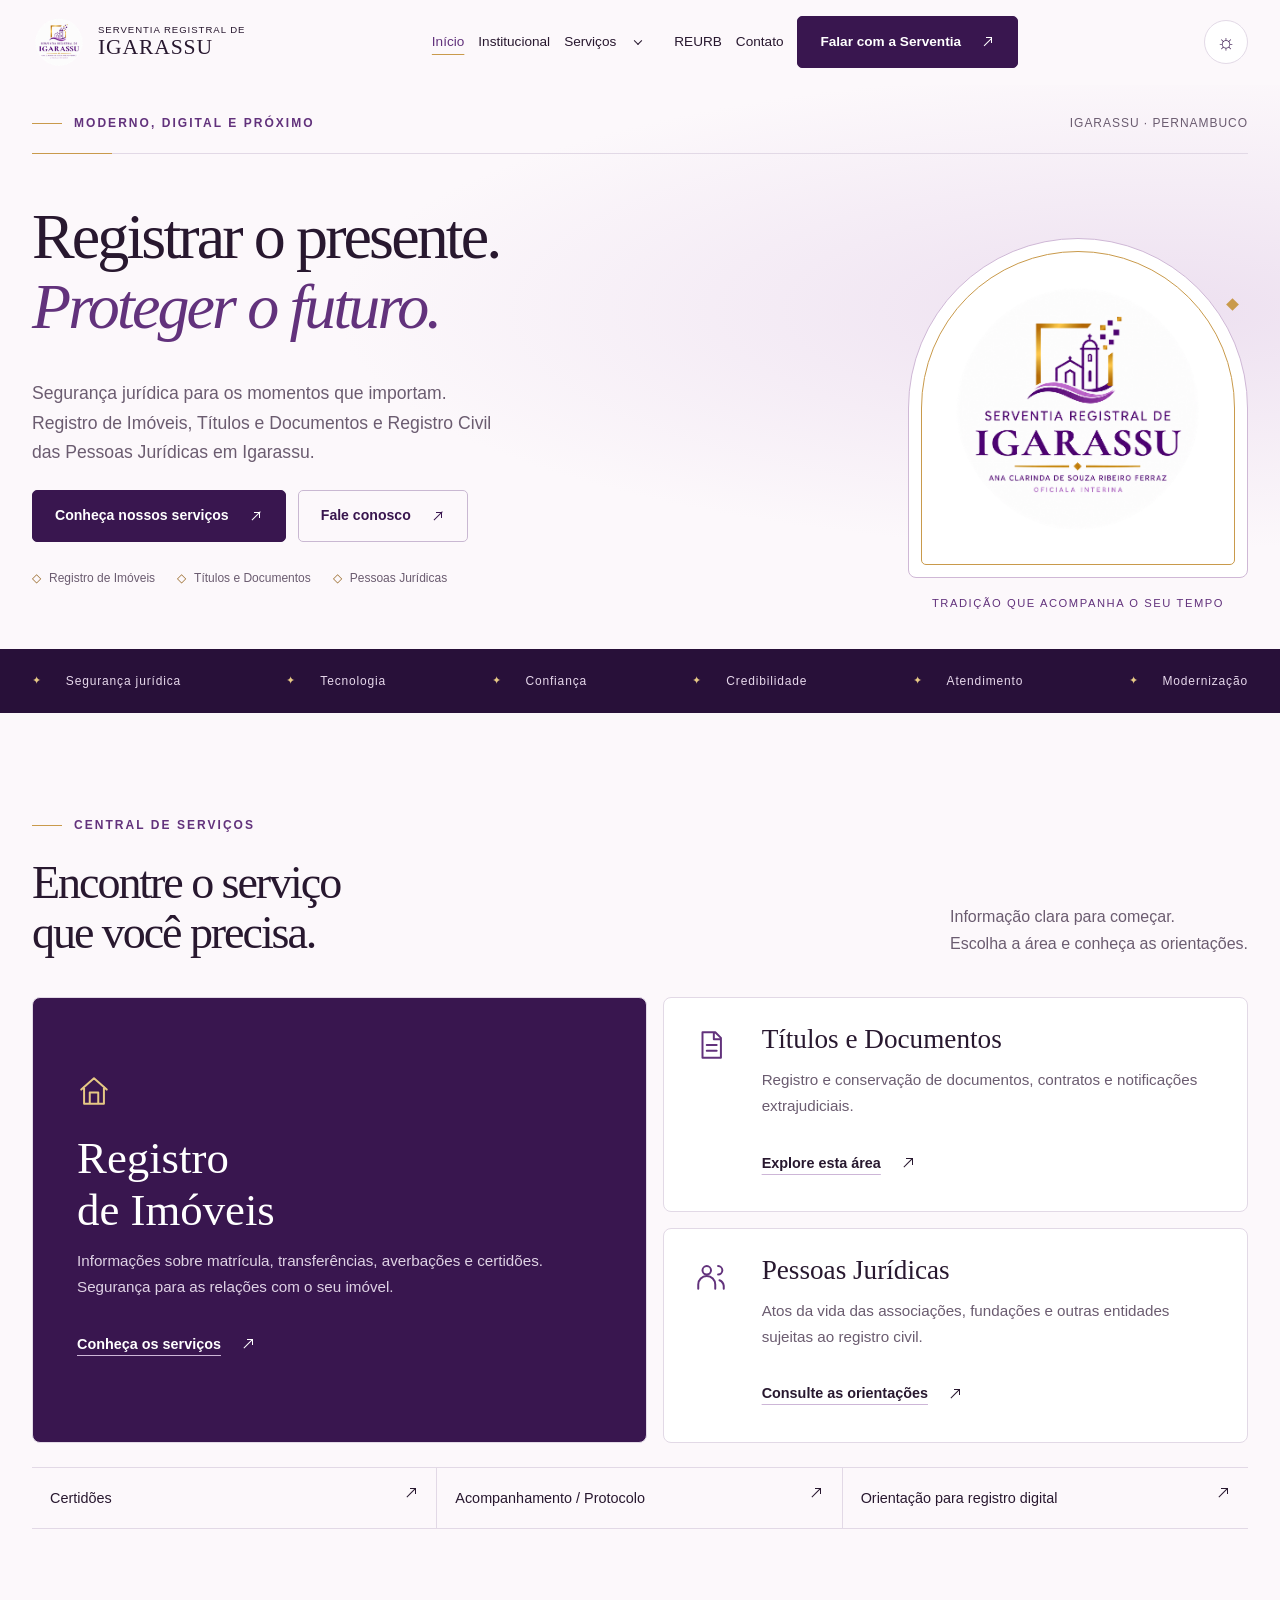
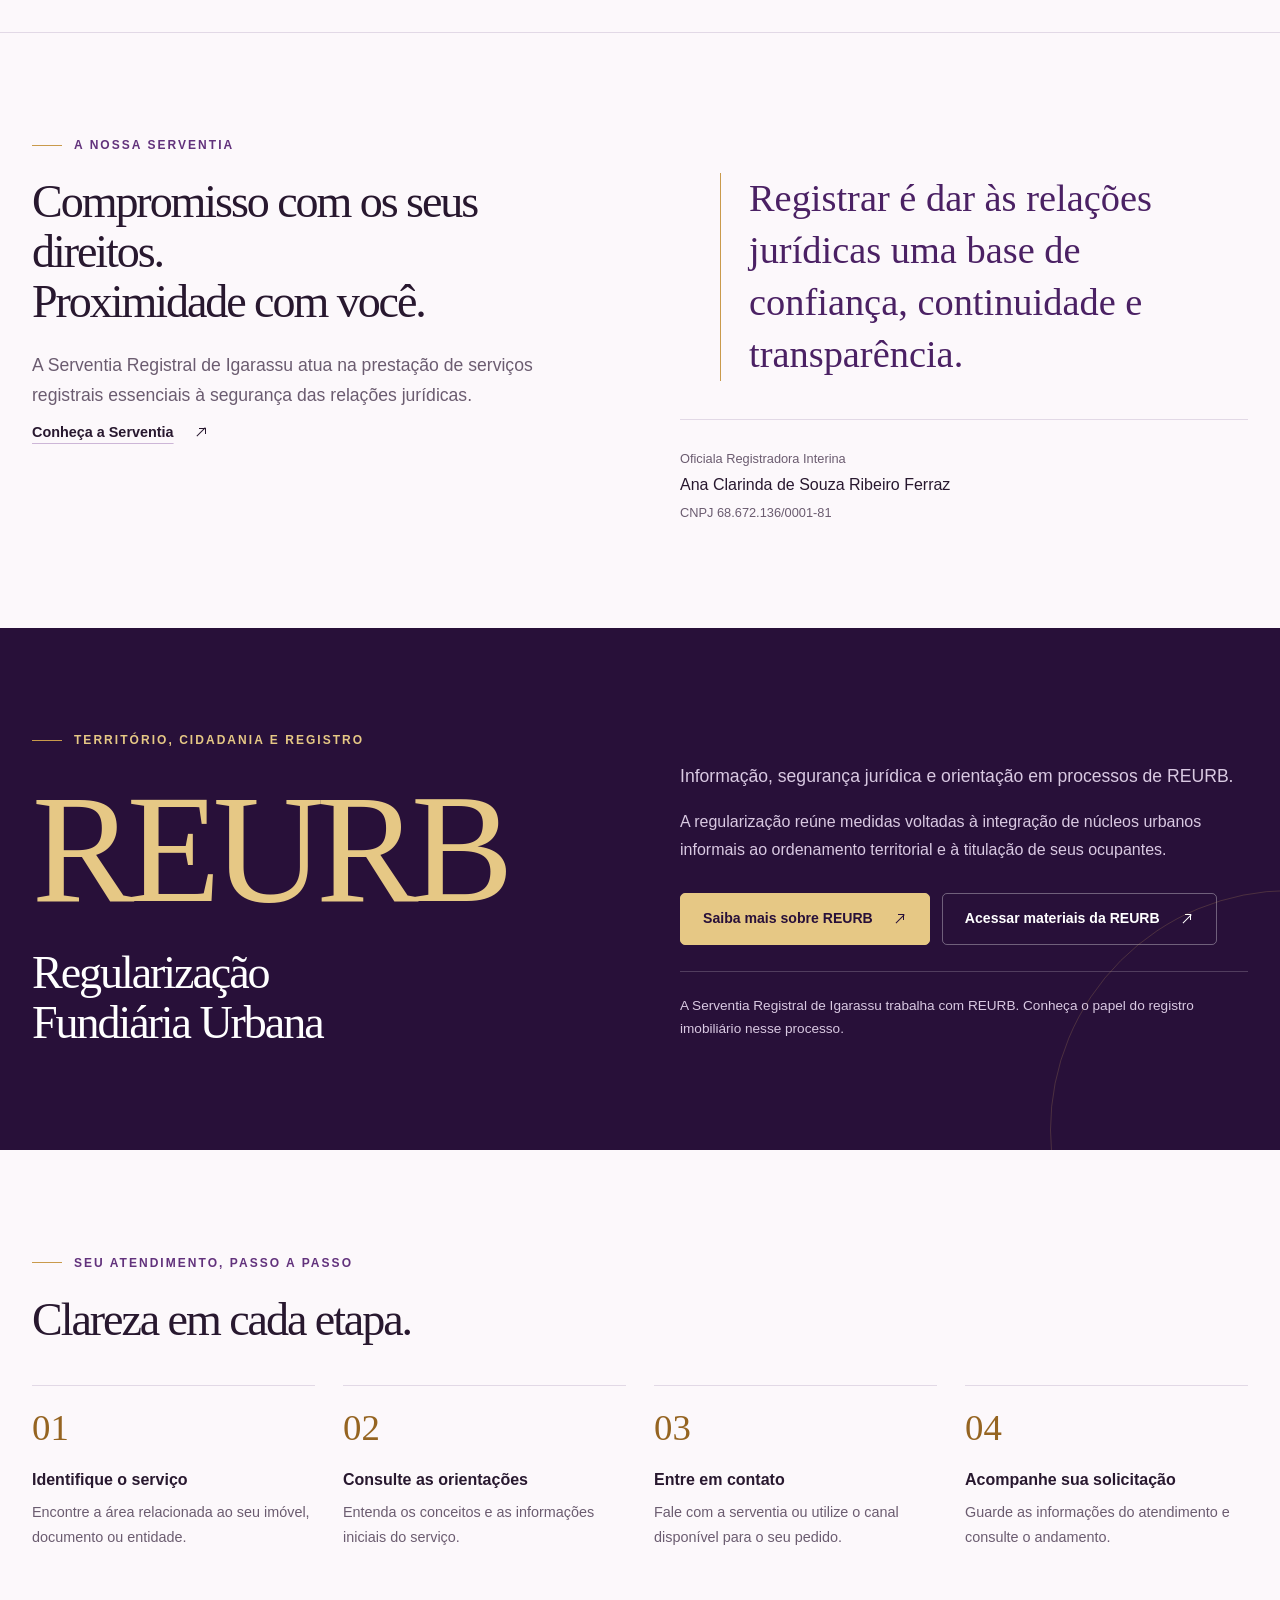
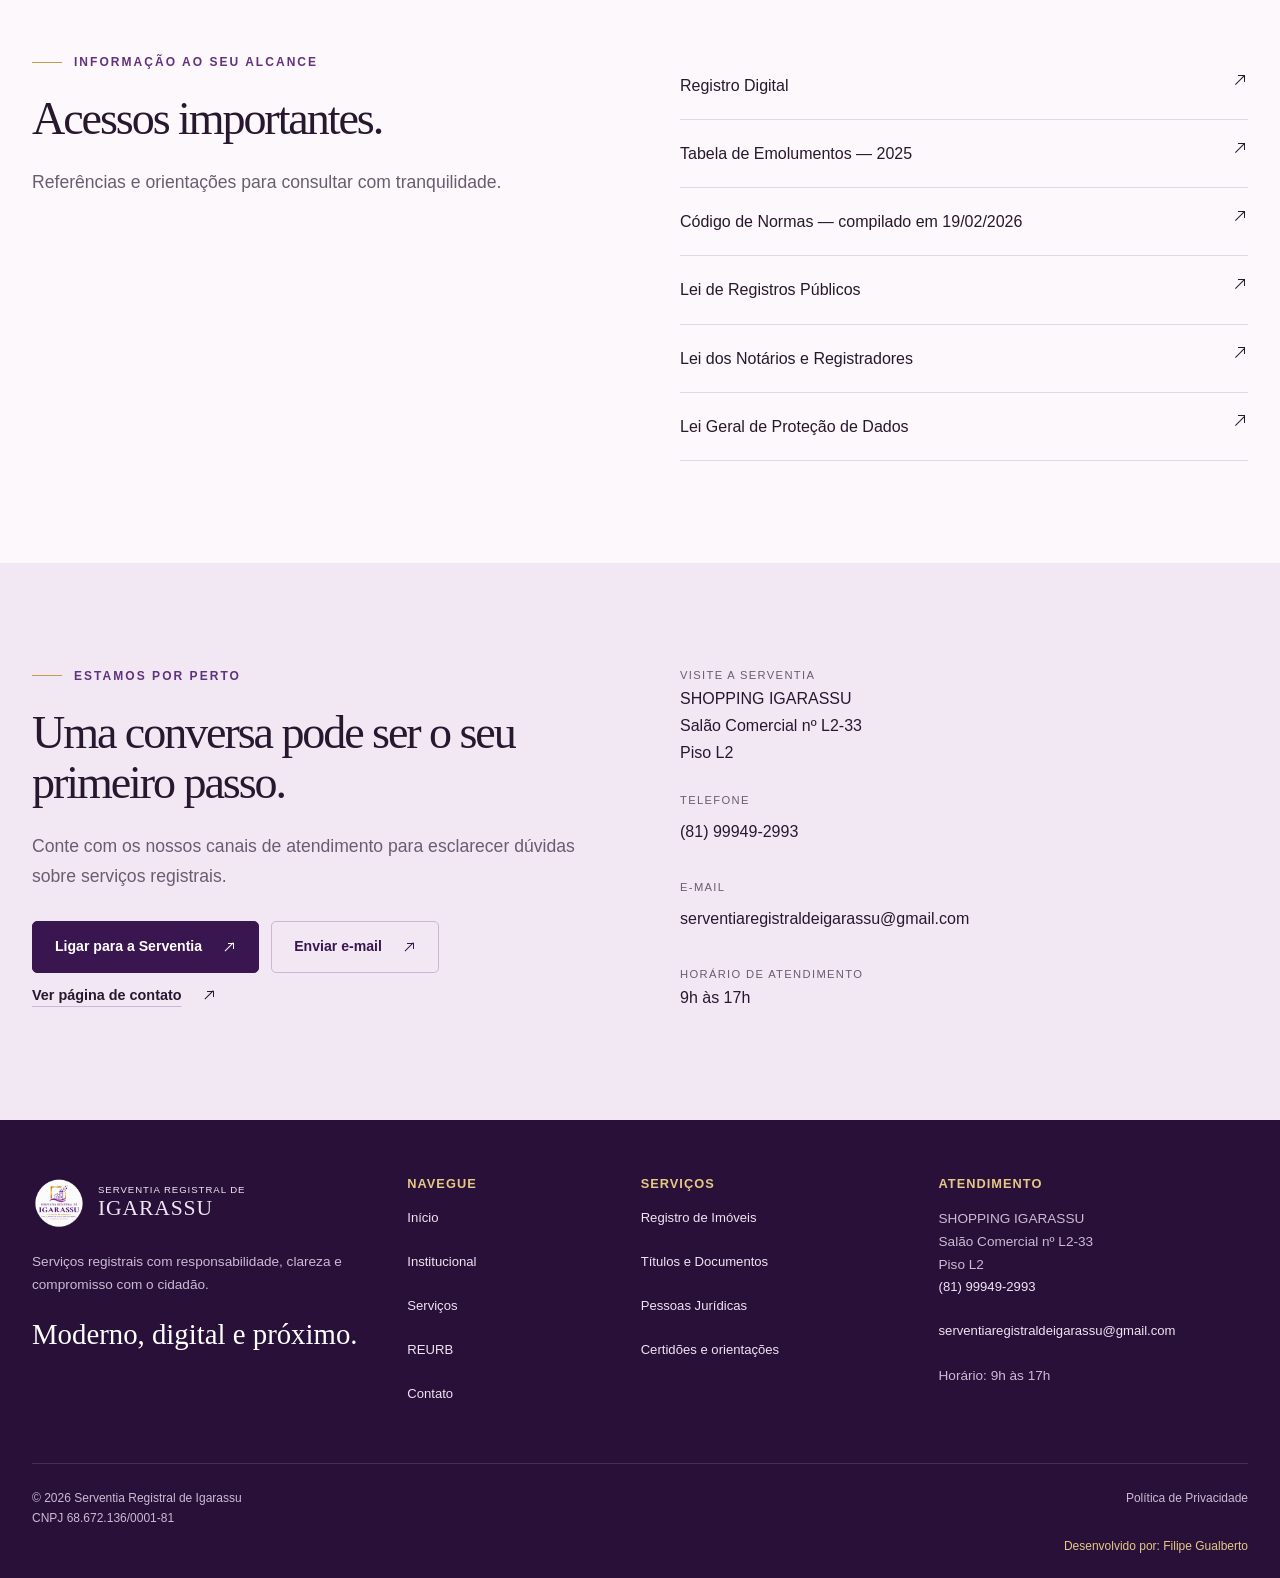
<file: index.html>
<!doctype html>
<html lang="pt-BR">
  <head>
    <meta charset="UTF-8" />
    <meta name="viewport" content="width=device-width, initial-scale=1" />
    <title>
      Serventia Registral de Igarassu | Registro de Imóveis, Títulos e Documentos e Pessoas
      Jurídicas
    </title>
    <meta
      name="description"
      content="Serviços registrais em Igarassu: Registro de Imóveis, Títulos e Documentos, Pessoas Jurídicas e REURB. Atendimento das 9h às 17h."
    />
    <meta name="theme-color" content="#39164f" />
    <link rel="icon" type="image/png" href="img/logocorrigida.png" />
    <!-- TODO: definir SITE_CONFIG.siteUrl para inserir canonical e og:url com o domínio oficial. -->
    <meta property="og:type" content="website" />
    <meta property="og:locale" content="pt_BR" />
    <meta property="og:site_name" content="Serventia Registral de Igarassu" />
    <meta
      property="og:title"
      content="Serventia Registral de Igarassu | Registro de Imóveis, Títulos e Documentos e Pessoas Jurídicas"
    />
    <meta
      property="og:description"
      content="Serviços registrais em Igarassu: Registro de Imóveis, Títulos e Documentos, Pessoas Jurídicas e REURB. Atendimento das 9h às 17h."
    />
    <script src="js/theme.js"></script>
    <link rel="stylesheet" href="css/style.css" />
    <script src="js/config.js" defer></script>
    <script src="js/main.js" defer></script>
  </head>
  <body class="home-page">
    <a class="skip-link" href="#conteudo">Ir para o conteúdo</a>
    <div class="scroll-progress" aria-hidden="true"></div>
    <header class="site-header">
      <div class="container header-inner">
        <a class="brand" href="index.html" aria-label="Serventia Registral de Igarassu — Início">
          <img
            src="img/logocorrigida.png"
            width="54"
            height="54"
            alt="Logo da Serventia Registral de Igarassu"
          />
          <span>
            <small>Serventia Registral de</small>
            <strong>IGARASSU</strong>
          </span>
        </a>
        <nav class="nav" id="navigation" aria-label="Navegação principal">
          <a href="index.html" aria-current="page">Início</a>
          <a href="institucional.html">Institucional</a>
          <div class="dropdown">
            <div class="dropdown-row">
              <a href="servicos.html">Serviços</a>
              <button
                class="dropdown-toggle"
                aria-label="Exibir categorias de serviços"
                aria-expanded="false"
                aria-controls="service-menu"
              >
                <span class="arrow arrow--down" aria-hidden="true"></span>
              </button>
            </div>
            <div class="dropdown-menu" id="service-menu" hidden>
              <a href="registro-imoveis.html">Registro de Imóveis</a>
              <a href="titulos-documentos.html">Títulos e Documentos</a>
              <a href="pessoas-juridicas.html">Registro Civil das Pessoas Jurídicas</a>
            </div>
          </div>
          <a href="reurb.html">REURB</a>
          <a href="contato.html">Contato</a>
          <a class="button" href="contato.html">
            Falar com a Serventia
            <span class="arrow" aria-hidden="true"></span>
          </a>
        </nav>
        <div class="header-actions">
          <button
            class="theme-toggle"
            type="button"
            aria-label="Ativar modo escuro"
            aria-pressed="false"
          >
            <span class="theme-sun" aria-hidden="true">☼</span>
            <span class="theme-moon" aria-hidden="true">☾</span>
          </button>
          <button
            class="menu-toggle"
            aria-label="Abrir menu"
            aria-controls="navigation"
            aria-expanded="false"
          >
            <span></span>
            <span></span>
          </button>
        </div>
      </div>
    </header>
    <div class="menu-backdrop" hidden></div>
    <main id="conteudo">
      <section class="hero">
        <div class="container">
          <div class="hero-topline">
            <span class="eyebrow">Moderno, digital e próximo</span>
            <span class="hero-location">IGARASSU · PERNAMBUCO</span>
          </div>
          <div class="hero-layout">
            <div class="hero-copy">
              <h1>
                Registrar o presente.
                <br />
                <em>Proteger o futuro.</em>
              </h1>
            </div>
            <div class="hero-art">
              <div class="brand-panel">
                <img
                  src="img/logocorrigida.png"
                  width="1254"
                  height="1254"
                  alt="Identidade oficial da Serventia Registral de Igarassu"
                />
              </div>
              <p class="hero-signature">Tradição que acompanha o seu tempo</p>
            </div>
            <div class="hero-bottom">
              <div>
                <p class="lead">
                  Segurança jurídica para os momentos que importam. Registro de Imóveis, Títulos e
                  Documentos e Registro Civil das Pessoas Jurídicas em Igarassu.
                </p>
                <div class="actions">
                  <a class="button" href="servicos.html">
                    Conheça nossos serviços
                    <span class="arrow" aria-hidden="true"></span>
                  </a>
                  <a class="button secondary" href="contato.html">
                    Fale conosco
                    <span class="arrow" aria-hidden="true"></span>
                  </a>
                </div>
                <div class="hero-services">
                  <span>Registro de Imóveis</span>
                  <span>Títulos e Documentos</span>
                  <span>Pessoas Jurídicas</span>
                </div>
              </div>
            </div>
          </div>
        </div>
      </section>
      <div class="principles">
        <div class="container principle-track">
          <span>Segurança jurídica</span>
          <span>Tecnologia</span>
          <span>Confiança</span>
          <span>Credibilidade</span>
          <span>Atendimento</span>
          <span>Modernização</span>
        </div>
      </div>
      <section class="section">
        <div class="container">
          <div class="section-heading reveal">
            <div>
              <div class="eyebrow">Central de serviços</div>
              <h2>
                Encontre o serviço
                <br />
                que você precisa.
              </h2>
            </div>
            <p>
              Informação clara para começar.
              <br />
              Escolha a área e conheça as orientações.
            </p>
          </div>
          <div class="service-grid">
            <article class="service-card featured reveal">
              <svg class="icon" viewBox="0 0 24 24" aria-hidden="true">
                <path d="m3 11 9-8 9 8M5 9v12h14V9M9 21v-8h6v8" />
              </svg>
              <h3>
                Registro
                <br />
                de Imóveis
              </h3>
              <p>
                Informações sobre matrícula, transferências, averbações e certidões. Segurança para
                as relações com o seu imóvel.
              </p>
              <a class="text-link" href="registro-imoveis.html">
                Conheça os serviços
                <span class="arrow" aria-hidden="true"></span>
              </a>
            </article>
            <article class="service-card reveal" data-delay="100">
              <svg class="icon" viewBox="0 0 24 24" aria-hidden="true">
                <path d="M6 3h9l4 4v14H6zM14 3v5h5M9 12h7M9 16h7" />
              </svg>
              <h3>Títulos e Documentos</h3>
              <p>Registro e conservação de documentos, contratos e notificações extrajudiciais.</p>
              <a class="text-link" href="titulos-documentos.html">
                Explore esta área
                <span class="arrow" aria-hidden="true"></span>
              </a>
            </article>
            <article class="service-card reveal" data-delay="200">
              <svg class="icon" viewBox="0 0 24 24" aria-hidden="true">
                <circle cx="9" cy="8" r="3" />
                <path d="M3 21v-3a6 6 0 0 1 12 0v3M17 5a3 3 0 0 1 0 6M18 15a5 5 0 0 1 3 4v2" />
              </svg>
              <h3>Pessoas Jurídicas</h3>
              <p>
                Atos da vida das associações, fundações e outras entidades sujeitas ao registro
                civil.
              </p>
              <a class="text-link" href="pessoas-juridicas.html">
                Consulte as orientações
                <span class="arrow" aria-hidden="true"></span>
              </a>
            </article>
          </div>
          <div class="shortcuts">
            <a href="contato.html?servico=certidoes">
              Certidões
              <span class="arrow" aria-hidden="true"></span>
            </a>
            <a href="contato.html?servico=protocolo">
              Acompanhamento / Protocolo
              <span class="arrow" aria-hidden="true"></span>
            </a>
            <!-- TODO: configurar URL oficial do registro digital em config.js -->
            <a href="contato.html?servico=digital" data-config-link="registroDigital">
              Orientação para registro digital
              <span class="arrow" aria-hidden="true"></span>
            </a>
          </div>
        </div>
      </section>
      <section class="section institutional-home">
        <div class="container split">
          <div class="reveal">
            <div class="eyebrow">A nossa serventia</div>
            <h2>
              Compromisso com os seus direitos.
              <br />
              Proximidade com você.
            </h2>
            <p class="lead">
              A Serventia Registral de Igarassu atua na prestação de serviços registrais essenciais
              à segurança das relações jurídicas.
            </p>
            <a class="text-link" href="institucional.html">
              Conheça a Serventia
              <span class="arrow" aria-hidden="true"></span>
            </a>
          </div>
          <div class="reveal reveal-right">
            <blockquote class="editorial-quote">
              Registrar é dar às relações jurídicas uma base de confiança, continuidade e
              transparência.
            </blockquote>
            <div class="official">
              <small>Oficiala Registradora Interina</small>
              <strong>Ana Clarinda de Souza Ribeiro Ferraz</strong>
              <small>CNPJ 68.672.136/0001-81</small>
            </div>
          </div>
        </div>
      </section>
      <section class="section reurb-feature">
        <div class="container split">
          <div class="reveal">
            <div class="eyebrow">Território, cidadania e registro</div>
            <span class="display">REURB</span>
            <h2>
              Regularização
              <br />
              Fundiária Urbana
            </h2>
          </div>
          <div class="reveal">
            <p class="lead">Informação, segurança jurídica e orientação em processos de REURB.</p>
            <p>
              A regularização reúne medidas voltadas à integração de núcleos urbanos informais ao
              ordenamento territorial e à titulação de seus ocupantes.
            </p>
            <div class="actions">
              <a class="button gold" href="reurb.html">
                Saiba mais sobre REURB
                <span class="arrow" aria-hidden="true"></span>
              </a>
              <a
                class="button secondary reurb-drive"
                href="https://drive.google.com/drive/folders/1uuD1lrPmMU7AxN7tnDuBhAUB9ZWE62L7"
                target="_blank"
                rel="noopener noreferrer"
              >
                Acessar materiais da REURB
                <span class="arrow" aria-hidden="true"></span>
              </a>
            </div>
            <p class="reurb-note">
              A Serventia Registral de Igarassu trabalha com REURB. Conheça o papel do registro
              imobiliário nesse processo.
            </p>
          </div>
        </div>
      </section>
      <section class="section">
        <div class="container">
          <div class="eyebrow">Seu atendimento, passo a passo</div>
          <h2>Clareza em cada etapa.</h2>
          <div class="journey">
            <article class="reveal" data-delay="0">
              <span class="step">01</span>
              <h3>Identifique o serviço</h3>
              <p>Encontre a área relacionada ao seu imóvel, documento ou entidade.</p>
            </article>
            <article class="reveal" data-delay="80">
              <span class="step">02</span>
              <h3>Consulte as orientações</h3>
              <p>Entenda os conceitos e as informações iniciais do serviço.</p>
            </article>
            <article class="reveal" data-delay="160">
              <span class="step">03</span>
              <h3>Entre em contato</h3>
              <p>Fale com a serventia ou utilize o canal disponível para o seu pedido.</p>
            </article>
            <article class="reveal" data-delay="240">
              <span class="step">04</span>
              <h3>Acompanhe sua solicitação</h3>
              <p>Guarde as informações do atendimento e consulte o andamento.</p>
            </article>
          </div>
        </div>
      </section>
      <section class="section" style="padding-top: 0">
        <div class="container split">
          <div>
            <div class="eyebrow">Informação ao seu alcance</div>
            <h2>Acessos importantes.</h2>
            <p class="lead">Referências e orientações para consultar com tranquilidade.</p>
          </div>
          <div class="legal-links">
            <a href="https://ridigital.org.br/" target="_blank" rel="noopener noreferrer">
              Registro Digital
              <span class="arrow" aria-hidden="true"></span>
              <span class="visually-hidden">(abre em nova aba)</span>
            </a>
            <a
              href="https://portal.tjpe.jus.br/documents/d/corregedoria/tabela-emolumentos-2025-pdf"
              target="_blank"
              rel="noopener noreferrer"
            >
              Tabela de Emolumentos — 2025
              <span class="arrow" aria-hidden="true"></span>
              <span class="visually-hidden">(abre em nova aba)</span>
            </a>
            <a
              href="https://portal.tjpe.jus.br/documents/d/corregedoria/codigo-de-normas-compilado-novo-19-02-2026-pdf"
              target="_blank"
              rel="noopener noreferrer"
            >
              Código de Normas — compilado em 19/02/2026
              <span class="arrow" aria-hidden="true"></span>
              <span class="visually-hidden">(abre em nova aba)</span>
            </a>
            <a
              href="https://www.planalto.gov.br/ccivil_03/leis/l6015compilada.htm"
              target="_blank"
              rel="noopener noreferrer"
            >
              Lei de Registros Públicos
              <span class="arrow" aria-hidden="true"></span>
              <span class="visually-hidden">(abre em nova aba)</span>
            </a>
            <a
              href="https://www.planalto.gov.br/ccivil_03/leis/l8935.htm"
              target="_blank"
              rel="noopener noreferrer"
            >
              Lei dos Notários e Registradores
              <span class="arrow" aria-hidden="true"></span>
              <span class="visually-hidden">(abre em nova aba)</span>
            </a>
            <a
              href="https://www.planalto.gov.br/ccivil_03/_ato2015-2018/2018/lei/l13709.htm"
              target="_blank"
              rel="noopener noreferrer"
            >
              Lei Geral de Proteção de Dados
              <span class="arrow" aria-hidden="true"></span>
              <span class="visually-hidden">(abre em nova aba)</span>
            </a>
          </div>
        </div>
      </section>
      <section class="section contact-banner">
        <div class="container split">
          <div class="reveal">
            <div class="eyebrow">Estamos por perto</div>
            <h2>Uma conversa pode ser o seu primeiro passo.</h2>
            <p class="lead">
              Conte com os nossos canais de atendimento para esclarecer dúvidas sobre serviços
              registrais.
            </p>
            <div class="actions">
              <a class="button" href="tel:+5581999492993">
                Ligar para a Serventia
                <span class="arrow" aria-hidden="true"></span>
              </a>
              <a
                class="button secondary"
                href="https://mail.google.com/mail/?view=cm&amp;fs=1&amp;to=serventiaregistraldeigarassu%40gmail.com&amp;su=&amp;body="
                target="_blank"
                rel="noopener noreferrer"
              >
                Enviar e-mail
                <span class="arrow" aria-hidden="true"></span>
              </a>
            </div>
            <a class="text-link" href="contato.html">
              Ver página de contato
              <span class="arrow" aria-hidden="true"></span>
            </a>
          </div>
          <div class="contact-lines reveal">
            <div>
              <small>Visite a serventia</small>
              SHOPPING IGARASSU
              <br />
              Salão Comercial nº L2-33
              <br />
              Piso L2
            </div>
            <div>
              <small>Telefone</small>
              <a href="tel:+5581999492993">(81) 99949-2993</a>
            </div>
            <div>
              <small>E-mail</small>
              <a
                href="https://mail.google.com/mail/?view=cm&amp;fs=1&amp;to=serventiaregistraldeigarassu%40gmail.com&amp;su=&amp;body="
                target="_blank"
                rel="noopener noreferrer"
              >
                serventiaregistraldeigarassu@gmail.com
              </a>
            </div>
            <div>
              <small>Horário de atendimento</small>
              9h às 17h
            </div>
          </div>
        </div>
      </section>
    </main>
    <footer class="site-footer">
      <div class="container">
        <div class="footer-grid">
          <div>
            <a
              class="brand"
              href="index.html"
              aria-label="Serventia Registral de Igarassu — Início"
            >
              <img
                src="img/logocorrigida.png"
                width="54"
                height="54"
                alt="Logo da Serventia Registral de Igarassu"
              />
              <span>
                <small>Serventia Registral de</small>
                <strong>IGARASSU</strong>
              </span>
            </a>
            <p>Serviços registrais com responsabilidade, clareza e compromisso com o cidadão.</p>
            <div class="footer-tagline">Moderno, digital e próximo.</div>
          </div>
          <div>
            <h2>NAVEGUE</h2>
            <a href="index.html">Início</a>
            <a href="institucional.html">Institucional</a>
            <a href="servicos.html">Serviços</a>
            <a href="reurb.html">REURB</a>
            <a href="contato.html">Contato</a>
          </div>
          <div>
            <h2>SERVIÇOS</h2>
            <a href="registro-imoveis.html">Registro de Imóveis</a>
            <a href="titulos-documentos.html">Títulos e Documentos</a>
            <a href="pessoas-juridicas.html">Pessoas Jurídicas</a>
            <a href="contato.html?servico=certidoes">Certidões e orientações</a>
          </div>
          <div>
            <h2>ATENDIMENTO</h2>
            <p>
              SHOPPING IGARASSU
              <br />
              Salão Comercial nº L2-33
              <br />
              Piso L2
            </p>
            <a href="tel:+5581999492993">(81) 99949-2993</a>
            <a
              href="https://mail.google.com/mail/?view=cm&amp;fs=1&amp;to=serventiaregistraldeigarassu%40gmail.com&amp;su=&amp;body="
              target="_blank"
              rel="noopener noreferrer"
            >
              serventiaregistraldeigarassu@gmail.com
            </a>
            <p>Horário: 9h às 17h</p>
          </div>
        </div>
        <div class="footer-bottom">
          <span>
            ©
            <span data-year>2026</span>
            Serventia Registral de Igarassu
            <br />
            CNPJ 68.672.136/0001-81
          </span>
          <div class="footer-credit">
            <a href="politica-privacidade.html">Política de Privacidade</a>
            <span>Desenvolvido por: Filipe Gualberto</span>
          </div>
        </div>
      </div>
    </footer>
  </body>
</html>
</file>
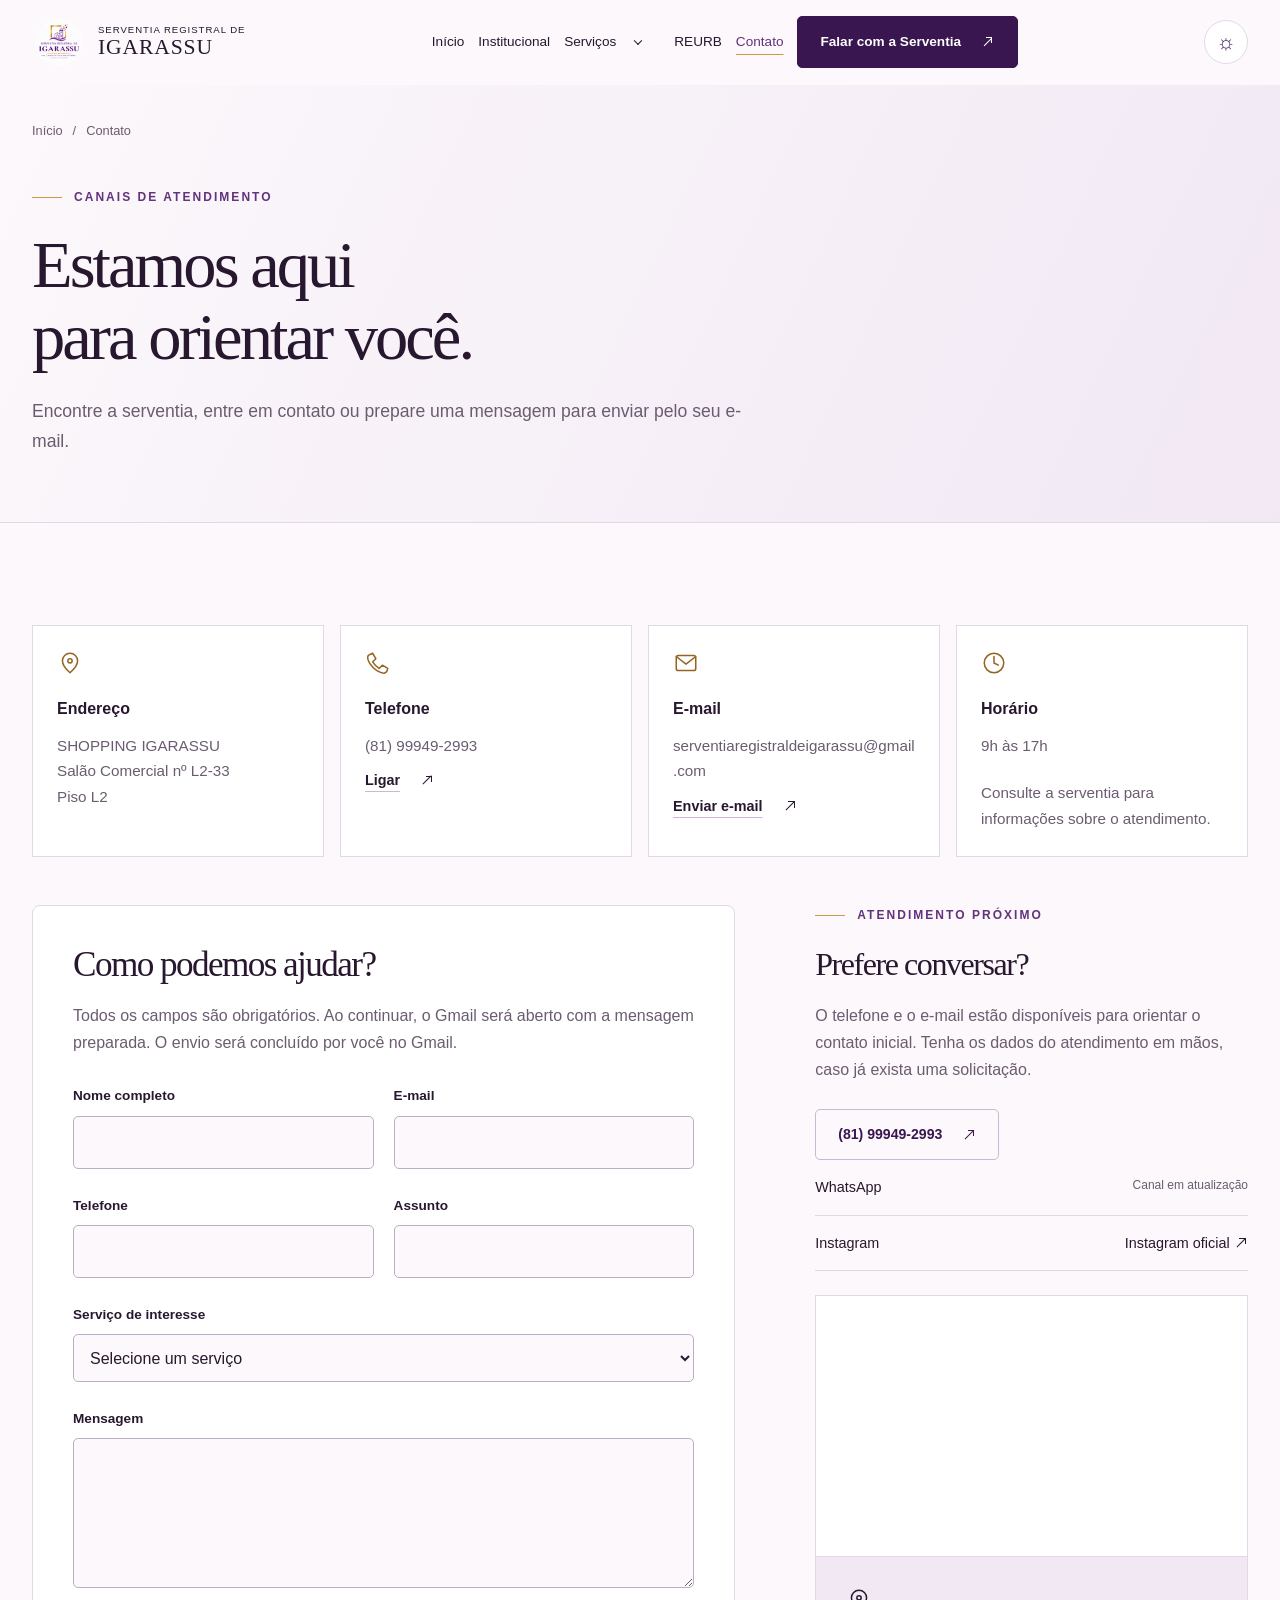
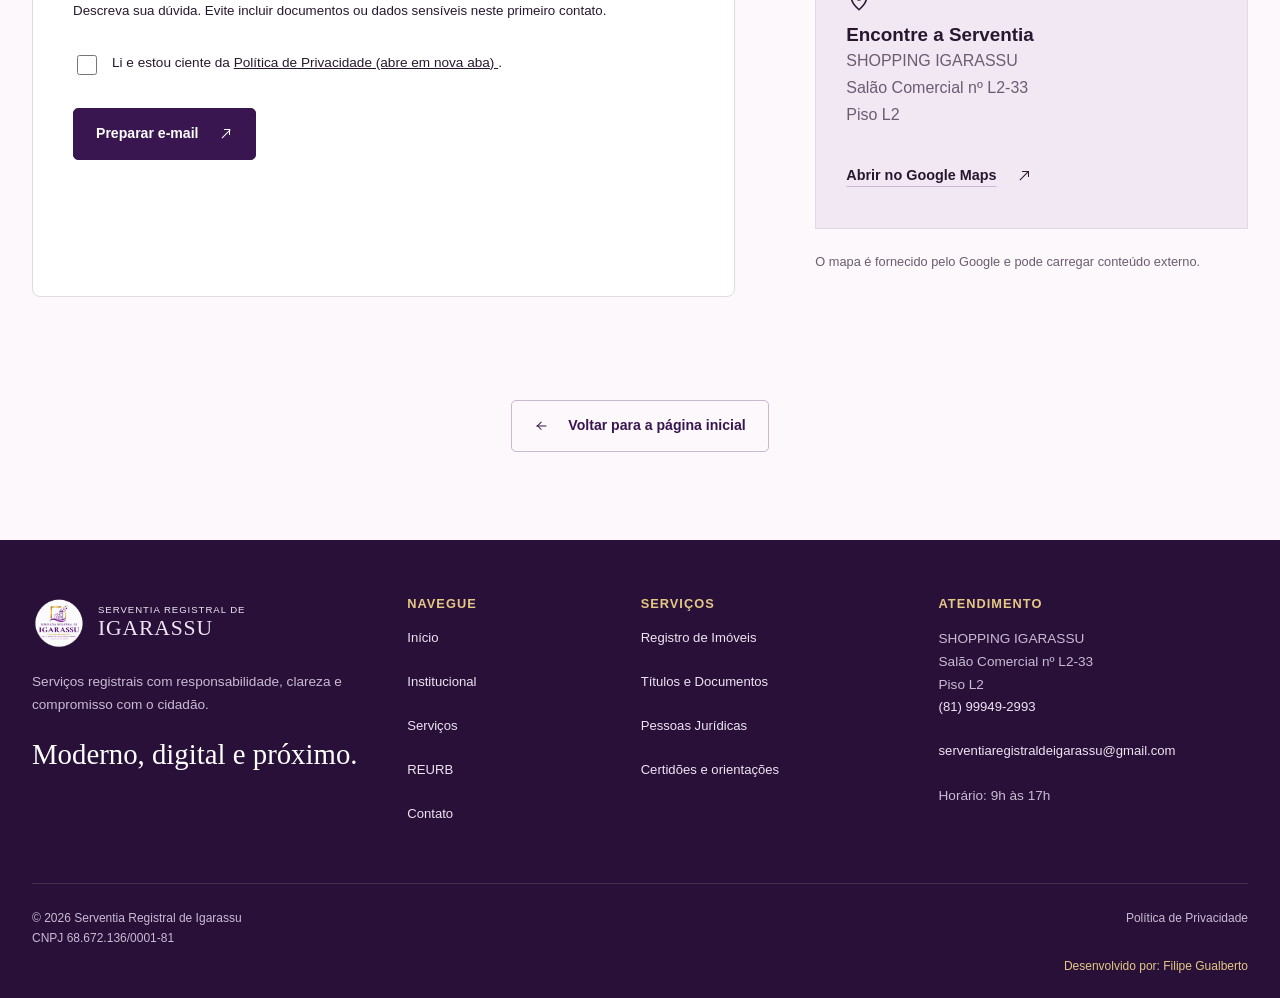
<file: contato.html>
<!doctype html>
<html lang="pt-BR">
  <head>
    <meta charset="UTF-8" />
    <meta name="viewport" content="width=device-width, initial-scale=1" />
    <title>Contato | Serventia Registral de Igarassu</title>
    <meta
      name="description"
      content="Fale com a Serventia Registral de Igarassu. SHOPPING IGARASSU, Salão Comercial nº L2-33, Piso L2. Telefone (81) 99949-2993. Atendimento das 9h às 17h."
    />
    <meta name="theme-color" content="#39164f" />
    <link rel="icon" type="image/png" href="img/logocorrigida.png" />
    <!-- TODO: definir SITE_CONFIG.siteUrl para inserir canonical e og:url com o domínio oficial. -->
    <meta property="og:type" content="website" />
    <meta property="og:locale" content="pt_BR" />
    <meta property="og:site_name" content="Serventia Registral de Igarassu" />
    <meta property="og:title" content="Contato | Serventia Registral de Igarassu" />
    <meta
      property="og:description"
      content="Fale com a Serventia Registral de Igarassu. SHOPPING IGARASSU, Salão Comercial nº L2-33, Piso L2. Telefone (81) 99949-2993. Atendimento das 9h às 17h."
    />
    <script src="js/theme.js"></script>
    <link rel="stylesheet" href="css/style.css" />
    <script src="js/config.js" defer></script>
    <script src="js/main.js" defer></script>
  </head>
  <body class="contact-page">
    <a class="skip-link" href="#conteudo">Ir para o conteúdo</a>
    <div class="scroll-progress" aria-hidden="true"></div>
    <header class="site-header">
      <div class="container header-inner">
        <a class="brand" href="index.html" aria-label="Serventia Registral de Igarassu — Início">
          <img
            src="img/logocorrigida.png"
            width="54"
            height="54"
            alt="Logo da Serventia Registral de Igarassu"
          />
          <span>
            <small>Serventia Registral de</small>
            <strong>IGARASSU</strong>
          </span>
        </a>
        <nav class="nav" id="navigation" aria-label="Navegação principal">
          <a href="index.html">Início</a>
          <a href="institucional.html">Institucional</a>
          <div class="dropdown">
            <div class="dropdown-row">
              <a href="servicos.html">Serviços</a>
              <button
                class="dropdown-toggle"
                aria-label="Exibir categorias de serviços"
                aria-expanded="false"
                aria-controls="service-menu"
              >
                <span class="arrow arrow--down" aria-hidden="true"></span>
              </button>
            </div>
            <div class="dropdown-menu" id="service-menu" hidden>
              <a href="registro-imoveis.html">Registro de Imóveis</a>
              <a href="titulos-documentos.html">Títulos e Documentos</a>
              <a href="pessoas-juridicas.html">Registro Civil das Pessoas Jurídicas</a>
            </div>
          </div>
          <a href="reurb.html">REURB</a>
          <a href="contato.html" aria-current="page">Contato</a>
          <a class="button" href="contato.html">
            Falar com a Serventia
            <span class="arrow" aria-hidden="true"></span>
          </a>
        </nav>
        <div class="header-actions">
          <button
            class="theme-toggle"
            type="button"
            aria-label="Ativar modo escuro"
            aria-pressed="false"
          >
            <span class="theme-sun" aria-hidden="true">☼</span>
            <span class="theme-moon" aria-hidden="true">☾</span>
          </button>
          <button
            class="menu-toggle"
            aria-label="Abrir menu"
            aria-controls="navigation"
            aria-expanded="false"
          >
            <span></span>
            <span></span>
          </button>
        </div>
      </div>
    </header>
    <div class="menu-backdrop" hidden></div>
    <main id="conteudo">
      <section class="inner-hero">
        <div class="container">
          <nav class="breadcrumb" aria-label="Caminho de navegação">
            <a href="index.html">Início</a>
            <span aria-hidden="true">/</span>
            <span aria-current="page">Contato</span>
          </nav>
          <div class="eyebrow">Canais de atendimento</div>
          <h1 class="reveal reveal-up">
            Estamos aqui
            <br />
            para orientar você.
          </h1>
          <p class="lead reveal" data-delay="100">
            Encontre a serventia, entre em contato ou prepare uma mensagem para enviar pelo seu
            e-mail.
          </p>
        </div>
      </section>
      <section class="section">
        <div class="container">
          <div class="contact-cards">
            <article class="contact-card reveal">
              <svg class="icon" viewBox="0 0 24 24" aria-hidden="true">
                <path d="M19 10c0 5-7 11-7 11S5 15 5 10a7 7 0 1 1 14 0Z" />
                <circle cx="12" cy="10" r="2" />
              </svg>
              <h2>Endereço</h2>
              <p>
                SHOPPING IGARASSU
                <br />
                Salão Comercial nº L2-33
                <br />
                Piso L2
              </p>
            </article>
            <article class="contact-card reveal" data-delay="80">
              <svg class="icon" viewBox="0 0 24 24" aria-hidden="true">
                <path d="m7 3 3 5-3 3c2 3 3 4 6 6l3-3 5 3c-1 6-5 5-10 2S1 9 3 5Z" />
              </svg>
              <h2>Telefone</h2>
              <p>(81) 99949-2993</p>
              <a class="text-link" href="tel:+5581999492993">
                Ligar
                <span class="arrow" aria-hidden="true"></span>
              </a>
            </article>
            <article class="contact-card reveal" data-delay="160">
              <svg class="icon" viewBox="0 0 24 24" aria-hidden="true">
                <rect x="3" y="5" width="18" height="14" rx="2" />
                <path d="m3 6 9 7 9-7" />
              </svg>
              <h2>E-mail</h2>
              <p>
                <a
                  href="https://mail.google.com/mail/?view=cm&amp;fs=1&amp;to=serventiaregistraldeigarassu%40gmail.com&amp;su=&amp;body="
                  target="_blank"
                  rel="noopener noreferrer"
                >
                  serventiaregistraldeigarassu@gmail.com
                </a>
              </p>
              <a
                class="text-link"
                href="https://mail.google.com/mail/?view=cm&amp;fs=1&amp;to=serventiaregistraldeigarassu%40gmail.com&amp;su=&amp;body="
                target="_blank"
                rel="noopener noreferrer"
              >
                Enviar e-mail
                <span class="arrow" aria-hidden="true"></span>
              </a>
            </article>
            <article class="contact-card reveal" data-delay="240">
              <svg class="icon" viewBox="0 0 24 24" aria-hidden="true">
                <circle cx="12" cy="12" r="9" />
                <path d="M12 6v6l4 2" />
              </svg>
              <h2>Horário</h2>
              <p>9h às 17h</p>
              <p class="source">Consulte a serventia para informações sobre o atendimento.</p>
            </article>
          </div>
          <div class="split contact-layout">
            <form
              class="contact-form"
              id="contact-form"
              action="https://mail.google.com/mail/?view=cm&amp;fs=1&amp;to=serventiaregistraldeigarassu%40gmail.com&amp;su=&amp;body="
              target="_blank"
              method="get"
            >
              <h2>Como podemos ajudar?</h2>
              <p>
                Todos os campos são obrigatórios. Ao continuar, o Gmail será aberto com a mensagem
                preparada. O envio será concluído por você no Gmail.
              </p>
              <div class="form-grid">
                <div class="field">
                  <label for="nome">Nome completo</label>
                  <input
                    id="nome"
                    name="nome"
                    type="text"
                    autocomplete="name"
                    maxlength="120"
                    required
                    aria-describedby="nome-error"
                  />
                  <span class="error" id="nome-error"></span>
                </div>
                <div class="field">
                  <label for="email">E-mail</label>
                  <input
                    id="email"
                    name="email"
                    type="email"
                    autocomplete="email"
                    maxlength="180"
                    required
                    aria-describedby="email-error"
                  />
                  <span class="error" id="email-error"></span>
                </div>
                <div class="field">
                  <label for="telefone">Telefone</label>
                  <input
                    id="telefone"
                    name="telefone"
                    type="tel"
                    autocomplete="tel"
                    inputmode="tel"
                    maxlength="24"
                    required
                    aria-describedby="telefone-error"
                  />
                  <span class="error" id="telefone-error"></span>
                </div>
                <div class="field">
                  <label for="assunto">Assunto</label>
                  <input
                    id="assunto"
                    name="assunto"
                    type="text"
                    maxlength="160"
                    required
                    aria-describedby="assunto-error"
                  />
                  <span class="error" id="assunto-error"></span>
                </div>
                <div class="field full">
                  <label for="servico">Serviço de interesse</label>
                  <select id="servico" name="servico" required aria-describedby="servico-error">
                    <option value="">Selecione um serviço</option>
                    <option value="imoveis">Registro de Imóveis</option>
                    <option value="documentos">Títulos e Documentos</option>
                    <option value="pessoas-juridicas">Pessoas Jurídicas</option>
                    <option value="reurb">REURB</option>
                    <option value="certidoes">Certidões</option>
                    <option value="protocolo">Acompanhamento / Protocolo</option>
                    <option value="digital">Registro Digital</option>
                    <option value="outros">Outras informações</option>
                  </select>
                  <span class="error" id="servico-error"></span>
                </div>
                <div class="field full">
                  <label for="mensagem">Mensagem</label>
                  <textarea
                    id="mensagem"
                    name="mensagem"
                    required
                    maxlength="3500"
                    aria-describedby="mensagem-help mensagem-error"
                  ></textarea>
                  <small id="mensagem-help">
                    Descreva sua dúvida. Evite incluir documentos ou dados sensíveis neste primeiro
                    contato.
                  </small>
                  <span class="error" id="mensagem-error"></span>
                </div>
              </div>
              <label class="checkbox">
                <input
                  type="checkbox"
                  id="privacidade"
                  name="privacidade"
                  required
                  aria-describedby="privacidade-error"
                />
                <span>
                  Li e estou ciente da
                  <a href="politica-privacidade.html" target="_blank" rel="noopener noreferrer">
                    Política de Privacidade (abre em nova aba)
                  </a>
                  .
                </span>
              </label>
              <span class="error" id="privacidade-error"></span>
              <div class="actions">
                <button class="button" type="submit">
                  Preparar e-mail
                  <span class="arrow" aria-hidden="true"></span>
                </button>
              </div>
              <p class="form-status" id="form-status" role="status" aria-live="polite"></p>
              <noscript>
                <p>
                  Você também pode enviar sua mensagem diretamente para
                  <a
                    href="https://mail.google.com/mail/?view=cm&amp;fs=1&amp;to=serventiaregistraldeigarassu%40gmail.com&amp;su=&amp;body="
                    target="_blank"
                    rel="noopener noreferrer"
                  >
                    serventiaregistraldeigarassu@gmail.com
                  </a>
                  .
                </p>
              </noscript>
            </form>
            <aside class="contact-aside">
              <div class="eyebrow">Atendimento próximo</div>
              <h2>Prefere conversar?</h2>
              <p>
                O telefone e o e-mail estão disponíveis para orientar o contato inicial. Tenha os
                dados do atendimento em mãos, caso já exista uma solicitação.
              </p>
              <a class="button secondary" href="tel:+5581999492993">
                (81) 99949-2993
                <span class="arrow" aria-hidden="true"></span>
              </a>
              <div class="pending-channel">
                <span>WhatsApp</span>
                <small data-pending="whatsapp">Canal em atualização</small>
                <a data-config-link="whatsapp" hidden>WhatsApp oficial <span class="arrow" aria-hidden="true"></span></a>
              </div>
              <div class="pending-channel">
                <span>Instagram</span>
                <small data-pending="instagram">Canal em atualização</small>
                <a data-config-link="instagram" hidden>Instagram oficial <span class="arrow" aria-hidden="true"></span></a>
              </div>
              <div class="map-panel">
                <iframe
                  src="https://www.google.com/maps?q=Shopping%20Igarassu%2C%20Avenida%20M%C3%A1rio%20Melo%2C%2040%2C%20Igarassu%2C%20Pernambuco%2C%2053610-070&amp;output=embed"
                  title="Mapa da localização da Serventia Registral de Igarassu"
                  loading="lazy"
                  referrerpolicy="no-referrer-when-downgrade"
                  allowfullscreen
                ></iframe>
                <a
                  class="map-link"
                  href="https://www.google.com/maps/search/?api=1&amp;query=Shopping%20Igarassu%2C%20Avenida%20M%C3%A1rio%20Melo%2C%2040%2C%20Igarassu%2C%20Pernambuco%2C%2053610-070"
                  target="_blank"
                  rel="noopener noreferrer"
                >
                  <svg class="icon" viewBox="0 0 24 24" aria-hidden="true">
                    <path d="M19 10c0 5-7 11-7 11S5 15 5 10a7 7 0 1 1 14 0Z" />
                    <circle cx="12" cy="10" r="2" />
                  </svg>
                  <h3>Encontre a Serventia</h3>
                  <p>
                    SHOPPING IGARASSU
                    <br />
                    Salão Comercial nº L2-33
                    <br />
                    Piso L2
                  </p>
                  <span class="text-link">Abrir no Google Maps <span class="arrow" aria-hidden="true"></span></span>
                </a>
              </div>
              <p class="source">O mapa é fornecido pelo Google e pode carregar conteúdo externo.</p>
            </aside>
          </div>
        </div>
      </section>
      <section class="back-home">
        <div class="container">
          <a class="button secondary" href="index.html">
            <span class="arrow arrow--left" aria-hidden="true"></span>
            Voltar para a página inicial
          </a>
        </div>
      </section>
    </main>
    <footer class="site-footer">
      <div class="container">
        <div class="footer-grid">
          <div>
            <a
              class="brand"
              href="index.html"
              aria-label="Serventia Registral de Igarassu — Início"
            >
              <img
                src="img/logocorrigida.png"
                width="54"
                height="54"
                alt="Logo da Serventia Registral de Igarassu"
              />
              <span>
                <small>Serventia Registral de</small>
                <strong>IGARASSU</strong>
              </span>
            </a>
            <p>Serviços registrais com responsabilidade, clareza e compromisso com o cidadão.</p>
            <div class="footer-tagline">Moderno, digital e próximo.</div>
          </div>
          <div>
            <h2>NAVEGUE</h2>
            <a href="index.html">Início</a>
            <a href="institucional.html">Institucional</a>
            <a href="servicos.html">Serviços</a>
            <a href="reurb.html">REURB</a>
            <a href="contato.html">Contato</a>
          </div>
          <div>
            <h2>SERVIÇOS</h2>
            <a href="registro-imoveis.html">Registro de Imóveis</a>
            <a href="titulos-documentos.html">Títulos e Documentos</a>
            <a href="pessoas-juridicas.html">Pessoas Jurídicas</a>
            <a href="contato.html?servico=certidoes">Certidões e orientações</a>
          </div>
          <div>
            <h2>ATENDIMENTO</h2>
            <p>
              SHOPPING IGARASSU
              <br />
              Salão Comercial nº L2-33
              <br />
              Piso L2
            </p>
            <a href="tel:+5581999492993">(81) 99949-2993</a>
            <a
              href="https://mail.google.com/mail/?view=cm&amp;fs=1&amp;to=serventiaregistraldeigarassu%40gmail.com&amp;su=&amp;body="
              target="_blank"
              rel="noopener noreferrer"
            >
              serventiaregistraldeigarassu@gmail.com
            </a>
            <p>Horário: 9h às 17h</p>
          </div>
        </div>
        <div class="footer-bottom">
          <span>
            ©
            <span data-year>2026</span>
            Serventia Registral de Igarassu
            <br />
            CNPJ 68.672.136/0001-81
          </span>
          <div class="footer-credit">
            <a href="politica-privacidade.html">Política de Privacidade</a>
            <span>Desenvolvido por: Filipe Gualberto</span>
          </div>
        </div>
      </div>
    </footer>
  </body>
</html>
</file>
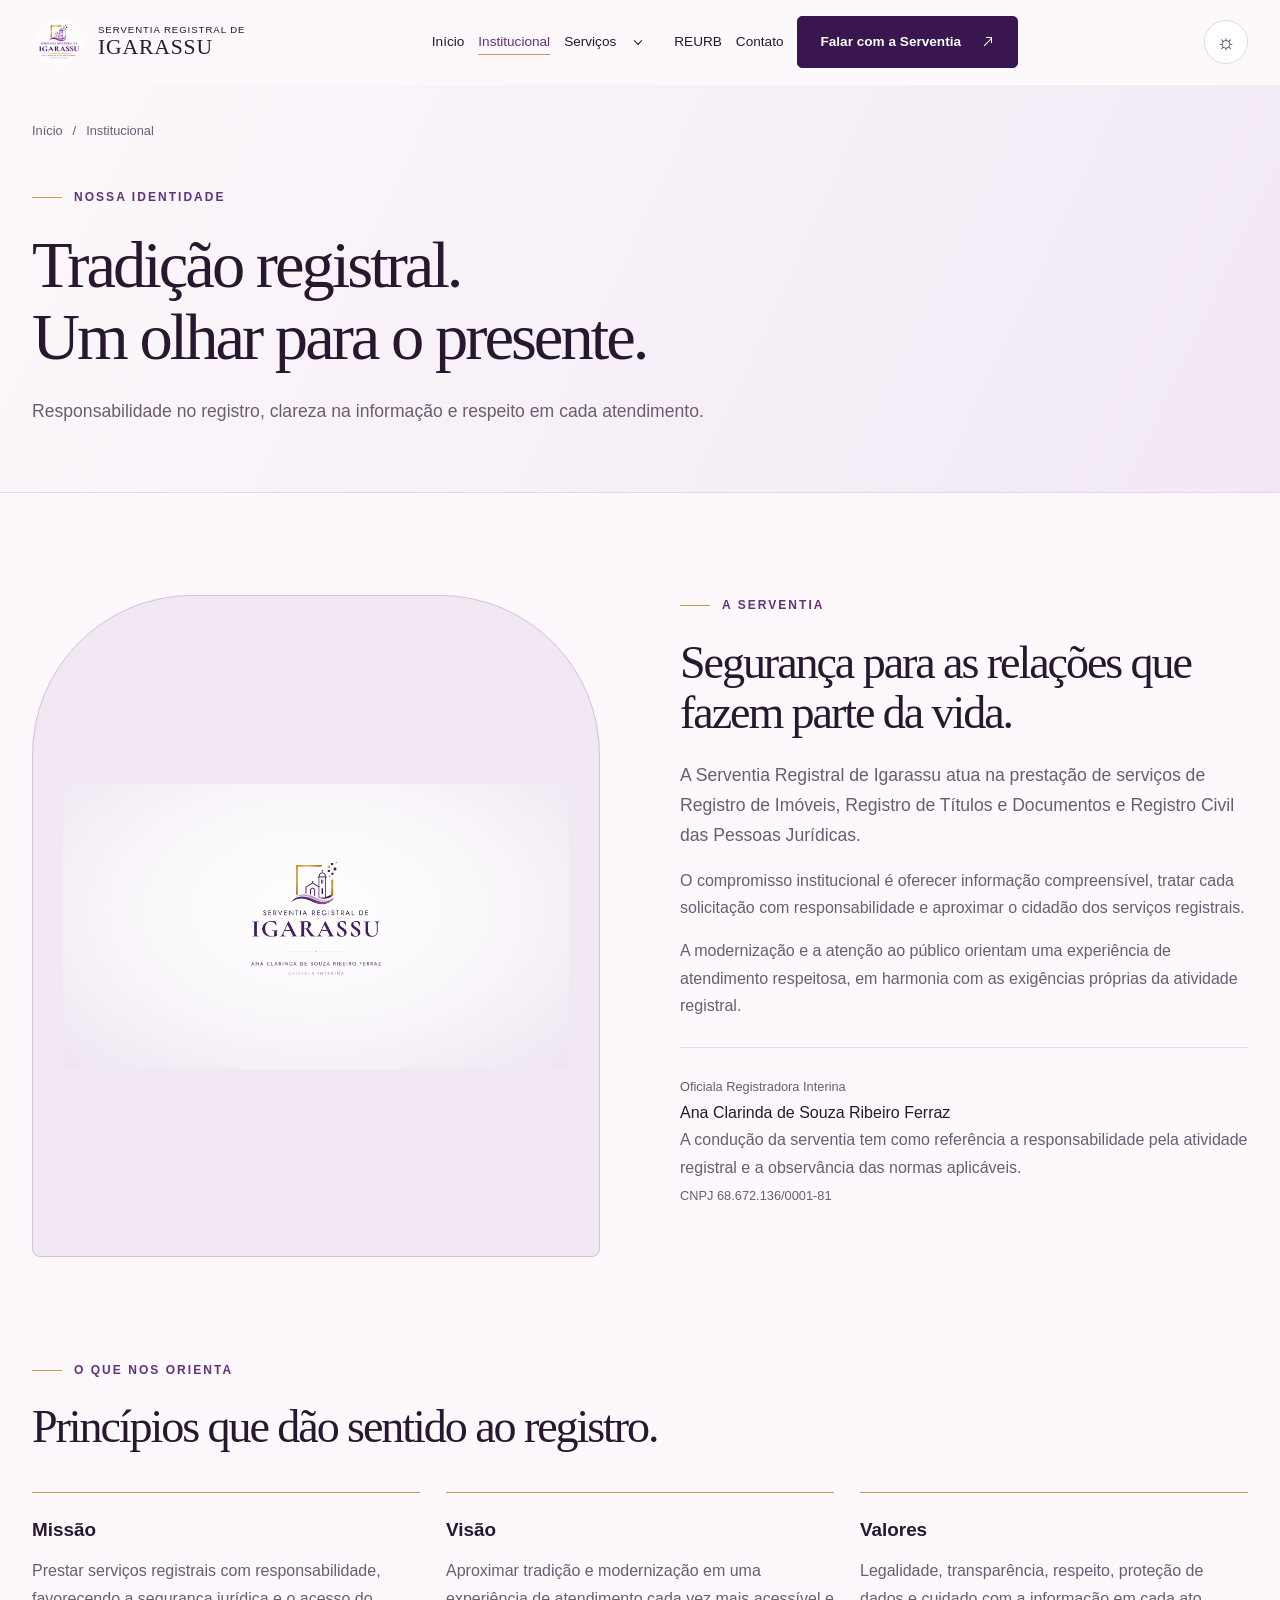
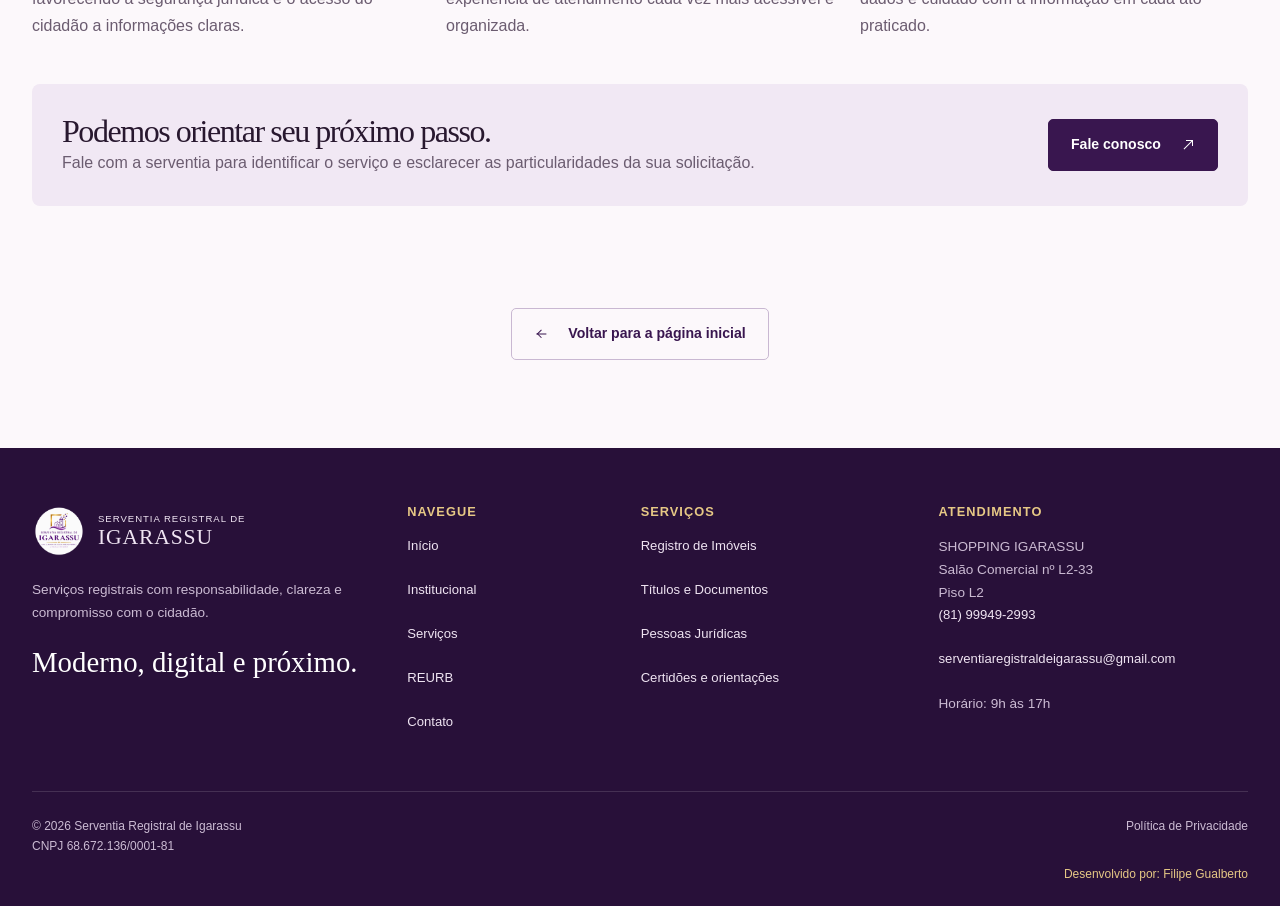
<file: institucional.html>
<!doctype html>
<html lang="pt-BR">
  <head>
    <meta charset="UTF-8" />
    <meta name="viewport" content="width=device-width, initial-scale=1" />
    <title>Institucional | Serventia Registral de Igarassu</title>
    <meta
      name="description"
      content="Conheça a Serventia Registral de Igarassu, seus princípios e a Oficialia Interina de Ana Clarinda de Souza Ribeiro Ferraz."
    />
    <meta name="theme-color" content="#39164f" />
    <link rel="icon" type="image/png" href="img/logocorrigida.png" />
    <!-- TODO: definir SITE_CONFIG.siteUrl para inserir canonical e og:url com o domínio oficial. -->
    <meta property="og:type" content="website" />
    <meta property="og:locale" content="pt_BR" />
    <meta property="og:site_name" content="Serventia Registral de Igarassu" />
    <meta property="og:title" content="Institucional | Serventia Registral de Igarassu" />
    <meta
      property="og:description"
      content="Conheça a Serventia Registral de Igarassu, seus princípios e a Oficialia Interina de Ana Clarinda de Souza Ribeiro Ferraz."
    />
    <script src="js/theme.js"></script>
    <link rel="stylesheet" href="css/style.css" />
    <script src="js/config.js" defer></script>
    <script src="js/main.js" defer></script>
  </head>
  <body class="institutional-page">
    <a class="skip-link" href="#conteudo">Ir para o conteúdo</a>
    <div class="scroll-progress" aria-hidden="true"></div>
    <header class="site-header">
      <div class="container header-inner">
        <a class="brand" href="index.html" aria-label="Serventia Registral de Igarassu — Início">
          <img
            src="img/logocorrigida.png"
            width="54"
            height="54"
            alt="Logo da Serventia Registral de Igarassu"
          />
          <span>
            <small>Serventia Registral de</small>
            <strong>IGARASSU</strong>
          </span>
        </a>
        <nav class="nav" id="navigation" aria-label="Navegação principal">
          <a href="index.html">Início</a>
          <a href="institucional.html" aria-current="page">Institucional</a>
          <div class="dropdown">
            <div class="dropdown-row">
              <a href="servicos.html">Serviços</a>
              <button
                class="dropdown-toggle"
                aria-label="Exibir categorias de serviços"
                aria-expanded="false"
                aria-controls="service-menu"
              >
                <span class="arrow arrow--down" aria-hidden="true"></span>
              </button>
            </div>
            <div class="dropdown-menu" id="service-menu" hidden>
              <a href="registro-imoveis.html">Registro de Imóveis</a>
              <a href="titulos-documentos.html">Títulos e Documentos</a>
              <a href="pessoas-juridicas.html">Registro Civil das Pessoas Jurídicas</a>
            </div>
          </div>
          <a href="reurb.html">REURB</a>
          <a href="contato.html">Contato</a>
          <a class="button" href="contato.html">
            Falar com a Serventia
            <span class="arrow" aria-hidden="true"></span>
          </a>
        </nav>
        <div class="header-actions">
          <button
            class="theme-toggle"
            type="button"
            aria-label="Ativar modo escuro"
            aria-pressed="false"
          >
            <span class="theme-sun" aria-hidden="true">☼</span>
            <span class="theme-moon" aria-hidden="true">☾</span>
          </button>
          <button
            class="menu-toggle"
            aria-label="Abrir menu"
            aria-controls="navigation"
            aria-expanded="false"
          >
            <span></span>
            <span></span>
          </button>
        </div>
      </div>
    </header>
    <div class="menu-backdrop" hidden></div>
    <main id="conteudo">
      <section class="inner-hero">
        <div class="container">
          <nav class="breadcrumb" aria-label="Caminho de navegação">
            <a href="index.html">Início</a>
            <span aria-hidden="true">/</span>
            <span aria-current="page">Institucional</span>
          </nav>
          <div class="eyebrow">Nossa identidade</div>
          <h1 class="reveal reveal-up">
            Tradição registral.
            <br />
            Um olhar para o presente.
          </h1>
          <p class="lead reveal" data-delay="100">
            Responsabilidade no registro, clareza na informação e respeito em cada atendimento.
          </p>
        </div>
      </section>
      <section class="section">
        <div class="container split">
          <div class="institutional-panel reveal reveal-scale">
            <!-- TODO: adicionar a imagem oficial img/institucional.png quando disponibilizada. Não substituir por fotografia de equipe. -->
            <img
              src="img/institucional.png"
              alt="Imagem institucional da Serventia Registral de Igarassu"
              width="720"
              height="820"
              loading="lazy"
              data-institutional-image
              hidden
            />
            <div class="institutional-fallback">
              Moderno.
              <br />
              Digital.
              <br />
              Próximo.
              <small>Serventia Registral de Igarassu</small>
            </div>
          </div>
          <div class="reveal">
            <div class="eyebrow">A Serventia</div>
            <h2>Segurança para as relações que fazem parte da vida.</h2>
            <p class="lead">
              A Serventia Registral de Igarassu atua na prestação de serviços de Registro de
              Imóveis, Registro de Títulos e Documentos e Registro Civil das Pessoas Jurídicas.
            </p>
            <p>
              O compromisso institucional é oferecer informação compreensível, tratar cada
              solicitação com responsabilidade e aproximar o cidadão dos serviços registrais.
            </p>
            <p>
              A modernização e a atenção ao público orientam uma experiência de atendimento
              respeitosa, em harmonia com as exigências próprias da atividade registral.
            </p>
            <div class="official">
              <small>Oficiala Registradora Interina</small>
              <strong>Ana Clarinda de Souza Ribeiro Ferraz</strong>
              <p>
                A condução da serventia tem como referência a responsabilidade pela atividade
                registral e a observância das normas aplicáveis.
              </p>
              <small>CNPJ 68.672.136/0001-81</small>
            </div>
          </div>
        </div>
      </section>
      <section class="section" style="padding-top: 0">
        <div class="container">
          <div class="eyebrow">O que nos orienta</div>
          <h2>Princípios que dão sentido ao registro.</h2>
          <div class="values" style="margin-top: 40px">
            <article class="reveal">
              <h3>Missão</h3>
              <p>
                Prestar serviços registrais com responsabilidade, favorecendo a segurança jurídica e
                o acesso do cidadão a informações claras.
              </p>
            </article>
            <article class="reveal" data-delay="100">
              <h3>Visão</h3>
              <p>
                Aproximar tradição e modernização em uma experiência de atendimento cada vez mais
                acessível e organizada.
              </p>
            </article>
            <article class="reveal" data-delay="200">
              <h3>Valores</h3>
              <p>
                Legalidade, transparência, respeito, proteção de dados e cuidado com a informação em
                cada ato praticado.
              </p>
            </article>
          </div>
          <aside class="compact-cta reveal">
            <div>
              <h2>Podemos orientar seu próximo passo.</h2>
              <p>
                Fale com a serventia para identificar o serviço e esclarecer as particularidades da
                sua solicitação.
              </p>
            </div>
            <a class="button" href="contato.html">
              Fale conosco
              <span class="arrow" aria-hidden="true"></span>
            </a>
          </aside>
        </div>
      </section>
      <section class="back-home">
        <div class="container">
          <a class="button secondary" href="index.html">
            <span class="arrow arrow--left" aria-hidden="true"></span>
            Voltar para a página inicial
          </a>
        </div>
      </section>
    </main>
    <footer class="site-footer">
      <div class="container">
        <div class="footer-grid">
          <div>
            <a
              class="brand"
              href="index.html"
              aria-label="Serventia Registral de Igarassu — Início"
            >
              <img
                src="img/logocorrigida.png"
                width="54"
                height="54"
                alt="Logo da Serventia Registral de Igarassu"
              />
              <span>
                <small>Serventia Registral de</small>
                <strong>IGARASSU</strong>
              </span>
            </a>
            <p>Serviços registrais com responsabilidade, clareza e compromisso com o cidadão.</p>
            <div class="footer-tagline">Moderno, digital e próximo.</div>
          </div>
          <div>
            <h2>NAVEGUE</h2>
            <a href="index.html">Início</a>
            <a href="institucional.html">Institucional</a>
            <a href="servicos.html">Serviços</a>
            <a href="reurb.html">REURB</a>
            <a href="contato.html">Contato</a>
          </div>
          <div>
            <h2>SERVIÇOS</h2>
            <a href="registro-imoveis.html">Registro de Imóveis</a>
            <a href="titulos-documentos.html">Títulos e Documentos</a>
            <a href="pessoas-juridicas.html">Pessoas Jurídicas</a>
            <a href="contato.html?servico=certidoes">Certidões e orientações</a>
          </div>
          <div>
            <h2>ATENDIMENTO</h2>
            <p>
              SHOPPING IGARASSU
              <br />
              Salão Comercial nº L2-33
              <br />
              Piso L2
            </p>
            <a href="tel:+5581999492993">(81) 99949-2993</a>
            <a
              href="https://mail.google.com/mail/?view=cm&amp;fs=1&amp;to=serventiaregistraldeigarassu%40gmail.com&amp;su=&amp;body="
              target="_blank"
              rel="noopener noreferrer"
            >
              serventiaregistraldeigarassu@gmail.com
            </a>
            <p>Horário: 9h às 17h</p>
          </div>
        </div>
        <div class="footer-bottom">
          <span>
            ©
            <span data-year>2026</span>
            Serventia Registral de Igarassu
            <br />
            CNPJ 68.672.136/0001-81
          </span>
          <div class="footer-credit">
            <a href="politica-privacidade.html">Política de Privacidade</a>
            <span>Desenvolvido por: Filipe Gualberto</span>
          </div>
        </div>
      </div>
    </footer>
  </body>
</html>
</file>
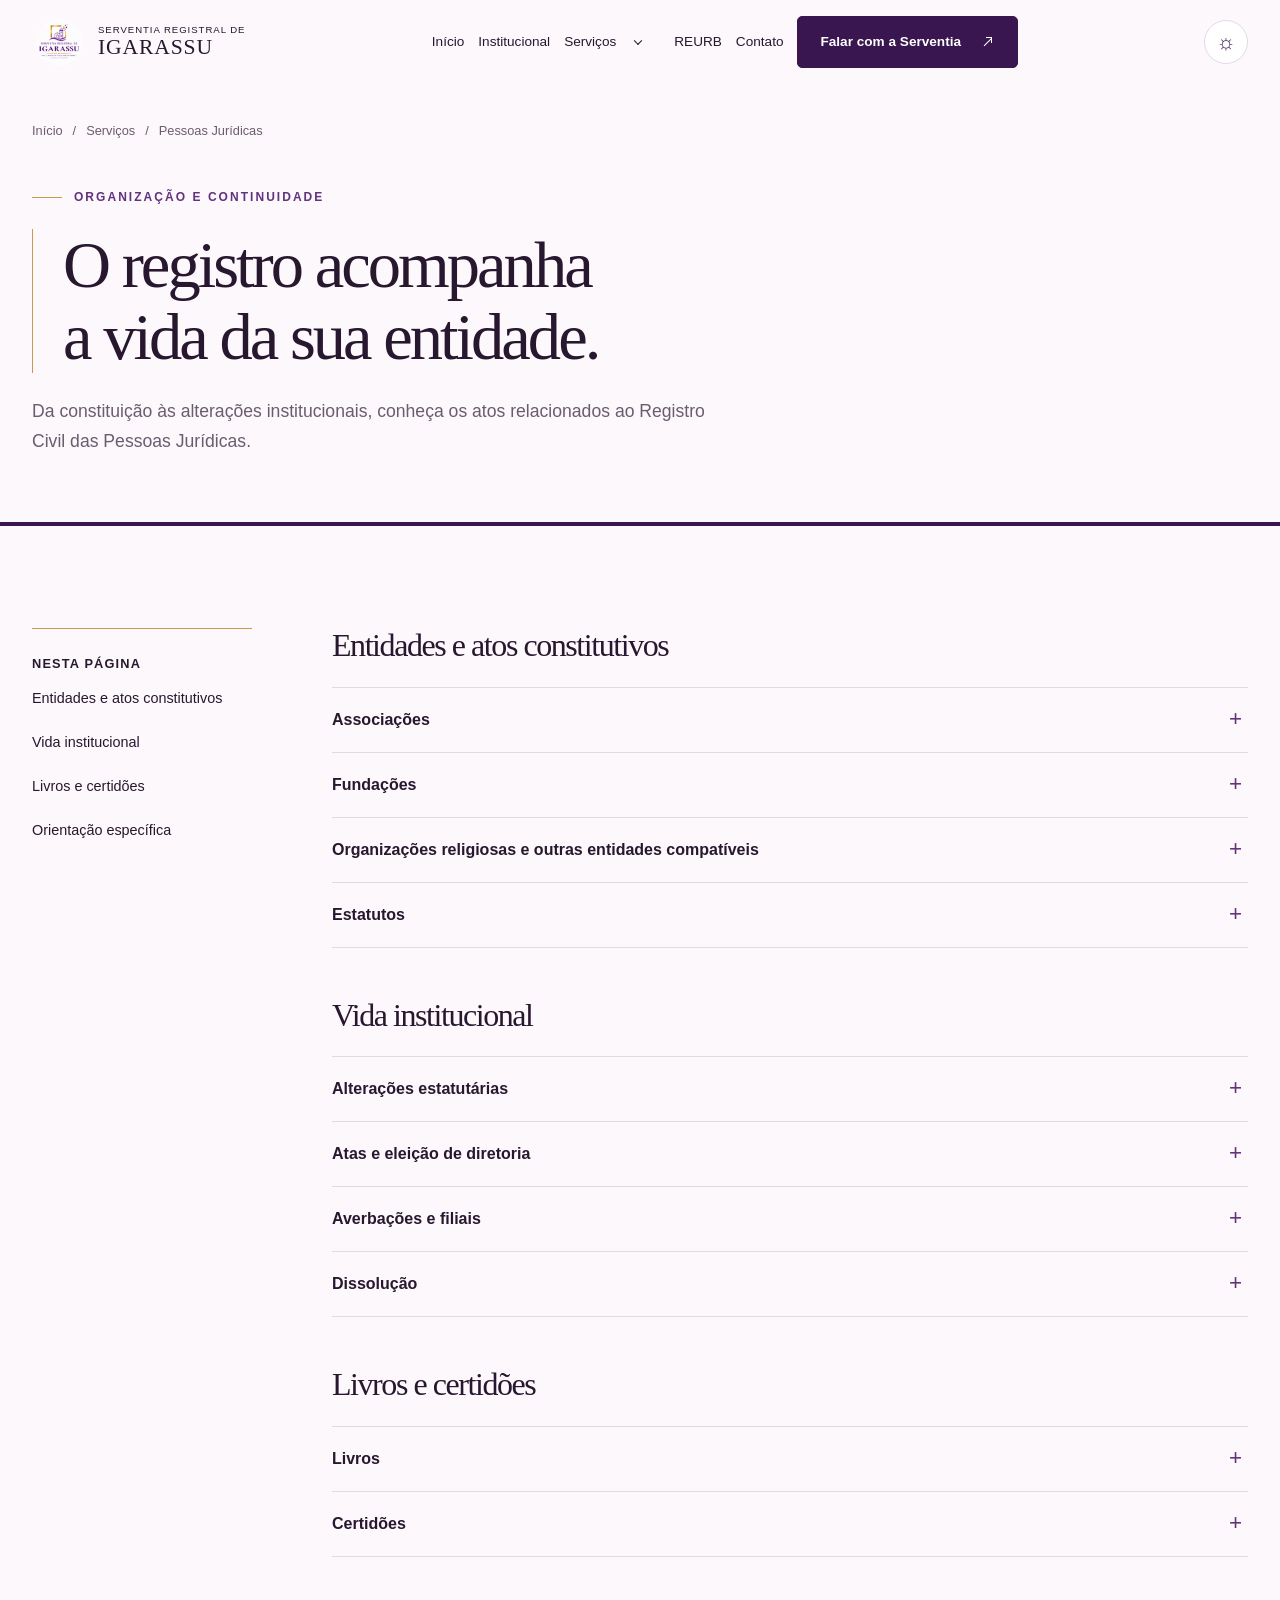
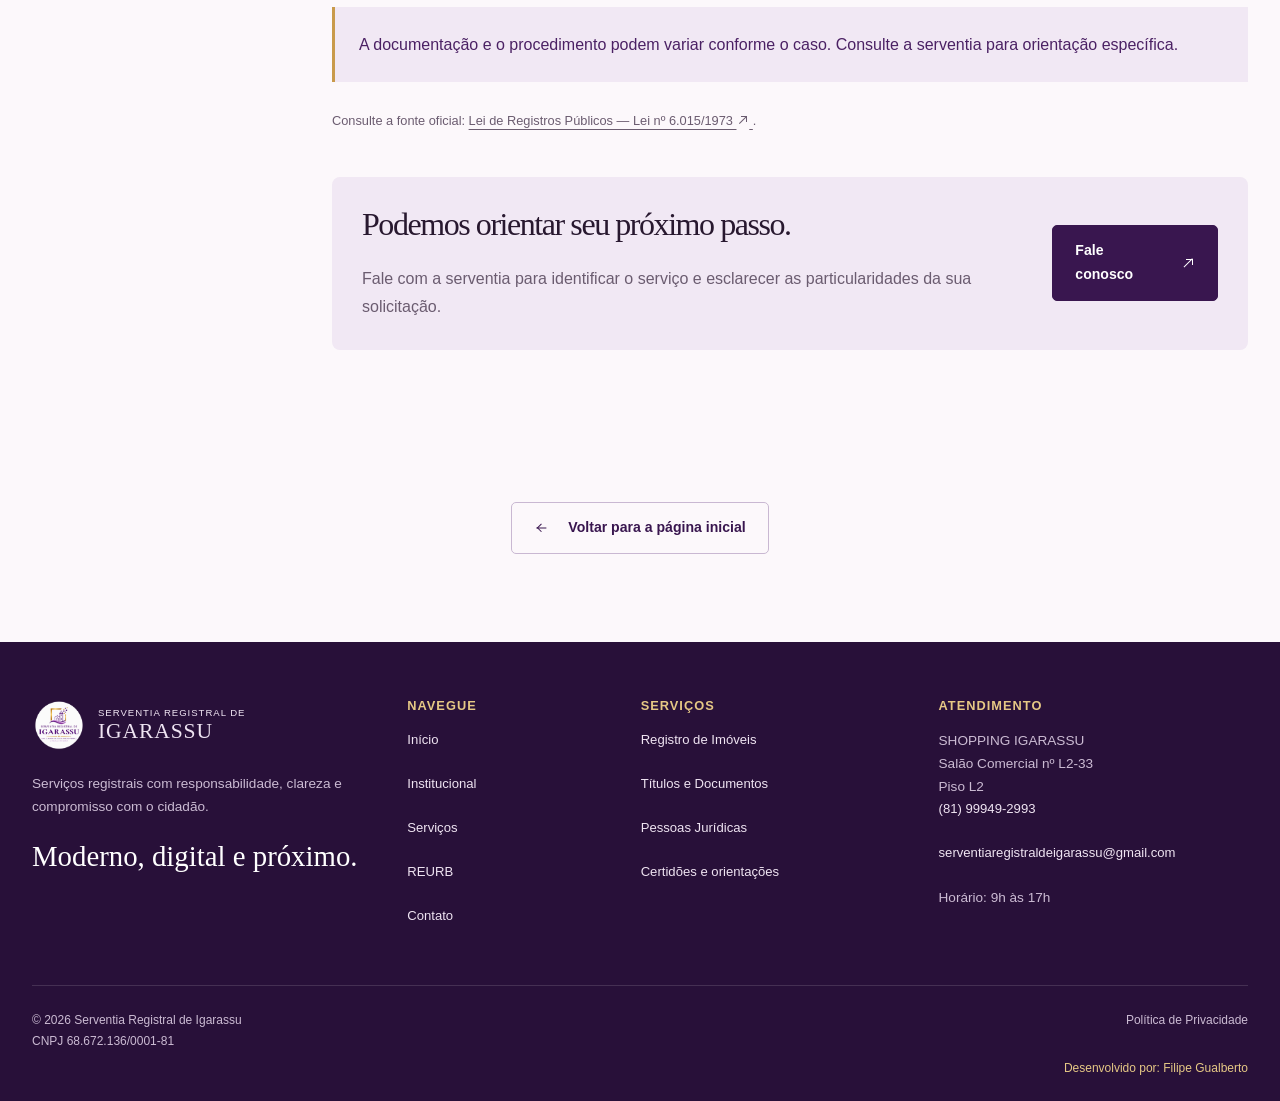
<file: pessoas-juridicas.html>
<!doctype html>
<html lang="pt-BR">
  <head>
    <meta charset="UTF-8" />
    <meta name="viewport" content="width=device-width, initial-scale=1" />
    <title>Registro Civil das Pessoas Jurídicas | Serventia Registral de Igarassu</title>
    <meta
      name="description"
      content="Informações sobre associações, fundações, estatutos, atas, diretorias e certidões de pessoas jurídicas."
    />
    <meta name="theme-color" content="#39164f" />
    <link rel="icon" type="image/png" href="img/logocorrigida.png" />
    <!-- TODO: definir SITE_CONFIG.siteUrl para inserir canonical e og:url com o domínio oficial. -->
    <meta property="og:type" content="website" />
    <meta property="og:locale" content="pt_BR" />
    <meta property="og:site_name" content="Serventia Registral de Igarassu" />
    <meta
      property="og:title"
      content="Registro Civil das Pessoas Jurídicas | Serventia Registral de Igarassu"
    />
    <meta
      property="og:description"
      content="Informações sobre associações, fundações, estatutos, atas, diretorias e certidões de pessoas jurídicas."
    />
    <script src="js/theme.js"></script>
    <link rel="stylesheet" href="css/style.css" />
    <script src="js/config.js" defer></script>
    <script src="js/main.js" defer></script>
  </head>
  <body class="rcpj-page">
    <a class="skip-link" href="#conteudo">Ir para o conteúdo</a>
    <div class="scroll-progress" aria-hidden="true"></div>
    <header class="site-header">
      <div class="container header-inner">
        <a class="brand" href="index.html" aria-label="Serventia Registral de Igarassu — Início">
          <img
            src="img/logocorrigida.png"
            width="54"
            height="54"
            alt="Logo da Serventia Registral de Igarassu"
          />
          <span>
            <small>Serventia Registral de</small>
            <strong>IGARASSU</strong>
          </span>
        </a>
        <nav class="nav" id="navigation" aria-label="Navegação principal">
          <a href="index.html">Início</a>
          <a href="institucional.html">Institucional</a>
          <div class="dropdown">
            <div class="dropdown-row">
              <a href="servicos.html">Serviços</a>
              <button
                class="dropdown-toggle"
                aria-label="Exibir categorias de serviços"
                aria-expanded="false"
                aria-controls="service-menu"
              >
                <span class="arrow arrow--down" aria-hidden="true"></span>
              </button>
            </div>
            <div class="dropdown-menu" id="service-menu" hidden>
              <a href="registro-imoveis.html">Registro de Imóveis</a>
              <a href="titulos-documentos.html">Títulos e Documentos</a>
              <a href="pessoas-juridicas.html" aria-current="page">
                Registro Civil das Pessoas Jurídicas
              </a>
            </div>
          </div>
          <a href="reurb.html">REURB</a>
          <a href="contato.html">Contato</a>
          <a class="button" href="contato.html">
            Falar com a Serventia
            <span class="arrow" aria-hidden="true"></span>
          </a>
        </nav>
        <div class="header-actions">
          <button
            class="theme-toggle"
            type="button"
            aria-label="Ativar modo escuro"
            aria-pressed="false"
          >
            <span class="theme-sun" aria-hidden="true">☼</span>
            <span class="theme-moon" aria-hidden="true">☾</span>
          </button>
          <button
            class="menu-toggle"
            aria-label="Abrir menu"
            aria-controls="navigation"
            aria-expanded="false"
          >
            <span></span>
            <span></span>
          </button>
        </div>
      </div>
    </header>
    <div class="menu-backdrop" hidden></div>
    <main id="conteudo">
      <section class="inner-hero">
        <div class="container">
          <nav class="breadcrumb" aria-label="Caminho de navegação">
            <a href="index.html">Início</a>
            <span aria-hidden="true">/</span>
            <a href="servicos.html">Serviços</a>
            <span aria-hidden="true">/</span>
            <span aria-current="page">Pessoas Jurídicas</span>
          </nav>
          <div class="eyebrow">Organização e continuidade</div>
          <h1 class="reveal reveal-up">
            O registro acompanha
            <br />
            a vida da sua entidade.
          </h1>
          <p class="lead reveal" data-delay="100">
            Da constituição às alterações institucionais, conheça os atos relacionados ao Registro
            Civil das Pessoas Jurídicas.
          </p>
        </div>
      </section>
      <section class="section">
        <div class="container reading-layout">
          <nav class="side-nav" aria-label="Nesta página">
            <strong>Nesta página</strong>
            <a href="#entidades">Entidades e atos constitutivos</a>
            <a href="#vida">Vida institucional</a>
            <a href="#acervo">Livros e certidões</a>
            <a href="#orientacao">Orientação específica</a>
          </nav>
          <div class="reading-content">
            <section id="entidades" class="reveal">
              <h2>Entidades e atos constitutivos</h2>
              <div class="accordion">
                <details>
                  <summary>Associações</summary>
                  <div class="answer">
                    <p>
                      São entidades organizadas em torno de finalidades não econômicas. Seus atos
                      constitutivos e alterações pertinentes podem integrar o Registro Civil das
                      Pessoas Jurídicas.
                    </p>
                  </div>
                </details>
                <details>
                  <summary>Fundações</summary>
                  <div class="answer">
                    <p>
                      Possuem estrutura e requisitos próprios. O registro de seus atos observa as
                      exigências aplicáveis, inclusive a atuação dos órgãos competentes quando
                      necessária.
                    </p>
                  </div>
                </details>
                <details>
                  <summary>Organizações religiosas e outras entidades compatíveis</summary>
                  <div class="answer">
                    <p>
                      A atribuição registral é definida pela natureza jurídica da entidade. Outras
                      pessoas jurídicas somente ingressam neste serviço quando a legislação assim
                      determinar.
                    </p>
                  </div>
                </details>
                <details>
                  <summary>Estatutos</summary>
                  <div class="answer">
                    <p>
                      Organizam as regras de funcionamento da entidade. O instrumento é analisado em
                      conjunto com os demais elementos pertinentes à constituição ou à alteração.
                    </p>
                  </div>
                </details>
              </div>
            </section>
            <section id="vida" class="reveal">
              <h2>Vida institucional</h2>
              <div class="accordion">
                <details>
                  <summary>Alterações estatutárias</summary>
                  <div class="answer">
                    <p>
                      Mudanças nas regras da entidade precisam ser formalizadas conforme seu
                      estatuto e a legislação, com o correspondente ato registral quando cabível.
                    </p>
                  </div>
                </details>
                <details>
                  <summary>Atas e eleição de diretoria</summary>
                  <div class="answer">
                    <p>
                      Documentam deliberações e escolhas dos órgãos de administração. A apresentação
                      deve permitir verificar a regularidade dos atos e da representação.
                    </p>
                  </div>
                </details>
                <details>
                  <summary>Averbações e filiais</summary>
                  <div class="answer">
                    <p>
                      Alterações e atos relacionados a filiais dependem da natureza da entidade e
                      das informações já registradas. Consulte a atribuição e os requisitos para o
                      ato pretendido.
                    </p>
                  </div>
                </details>
                <details>
                  <summary>Dissolução</summary>
                  <div class="answer">
                    <p>
                      O encerramento da entidade envolve deliberações e providências próprias. A
                      formalização registral considera a situação jurídica e a documentação
                      apresentada.
                    </p>
                  </div>
                </details>
              </div>
            </section>
            <section id="acervo" class="reveal">
              <h2>Livros e certidões</h2>
              <div class="accordion">
                <details>
                  <summary>Livros</summary>
                  <div class="answer">
                    <p>
                      A apresentação de livros e os atos que lhes digam respeito devem observar as
                      regras aplicáveis à entidade e à atribuição do registro.
                    </p>
                  </div>
                </details>
                <details>
                  <summary>Certidões</summary>
                  <div class="answer">
                    <p>
                      Permitem consultar atos e informações existentes no acervo, como constituição
                      e alterações. Informe os dados da entidade para auxiliar a localização.
                    </p>
                  </div>
                </details>
              </div>
            </section>
            <section id="orientacao">
              <aside class="notice">
                <p>
                  A documentação e o procedimento podem variar conforme o caso. Consulte a serventia
                  para orientação específica.
                </p>
              </aside>
              <p class="source">
                Consulte a fonte oficial:
                <a
                  href="https://www.planalto.gov.br/ccivil_03/leis/l6015compilada.htm"
                  target="_blank"
                  rel="noopener noreferrer"
                >
                  Lei de Registros Públicos — Lei nº 6.015/1973
                  <span class="arrow" aria-hidden="true"></span>
                  <span class="visually-hidden">(abre em nova aba)</span>
                </a>
                .
              </p>
              <aside class="compact-cta reveal">
                <div>
                  <h2>Podemos orientar seu próximo passo.</h2>
                  <p>
                    Fale com a serventia para identificar o serviço e esclarecer as particularidades
                    da sua solicitação.
                  </p>
                </div>
                <a class="button" href="contato.html">
                  Fale conosco
                  <span class="arrow" aria-hidden="true"></span>
                </a>
              </aside>
            </section>
          </div>
        </div>
      </section>
      <section class="back-home">
        <div class="container">
          <a class="button secondary" href="index.html">
            <span class="arrow arrow--left" aria-hidden="true"></span>
            Voltar para a página inicial
          </a>
        </div>
      </section>
    </main>
    <footer class="site-footer">
      <div class="container">
        <div class="footer-grid">
          <div>
            <a
              class="brand"
              href="index.html"
              aria-label="Serventia Registral de Igarassu — Início"
            >
              <img
                src="img/logocorrigida.png"
                width="54"
                height="54"
                alt="Logo da Serventia Registral de Igarassu"
              />
              <span>
                <small>Serventia Registral de</small>
                <strong>IGARASSU</strong>
              </span>
            </a>
            <p>Serviços registrais com responsabilidade, clareza e compromisso com o cidadão.</p>
            <div class="footer-tagline">Moderno, digital e próximo.</div>
          </div>
          <div>
            <h2>NAVEGUE</h2>
            <a href="index.html">Início</a>
            <a href="institucional.html">Institucional</a>
            <a href="servicos.html">Serviços</a>
            <a href="reurb.html">REURB</a>
            <a href="contato.html">Contato</a>
          </div>
          <div>
            <h2>SERVIÇOS</h2>
            <a href="registro-imoveis.html">Registro de Imóveis</a>
            <a href="titulos-documentos.html">Títulos e Documentos</a>
            <a href="pessoas-juridicas.html">Pessoas Jurídicas</a>
            <a href="contato.html?servico=certidoes">Certidões e orientações</a>
          </div>
          <div>
            <h2>ATENDIMENTO</h2>
            <p>
              SHOPPING IGARASSU
              <br />
              Salão Comercial nº L2-33
              <br />
              Piso L2
            </p>
            <a href="tel:+5581999492993">(81) 99949-2993</a>
            <a
              href="https://mail.google.com/mail/?view=cm&amp;fs=1&amp;to=serventiaregistraldeigarassu%40gmail.com&amp;su=&amp;body="
              target="_blank"
              rel="noopener noreferrer"
            >
              serventiaregistraldeigarassu@gmail.com
            </a>
            <p>Horário: 9h às 17h</p>
          </div>
        </div>
        <div class="footer-bottom">
          <span>
            ©
            <span data-year>2026</span>
            Serventia Registral de Igarassu
            <br />
            CNPJ 68.672.136/0001-81
          </span>
          <div class="footer-credit">
            <a href="politica-privacidade.html">Política de Privacidade</a>
            <span>Desenvolvido por: Filipe Gualberto</span>
          </div>
        </div>
      </div>
    </footer>
  </body>
</html>
</file>
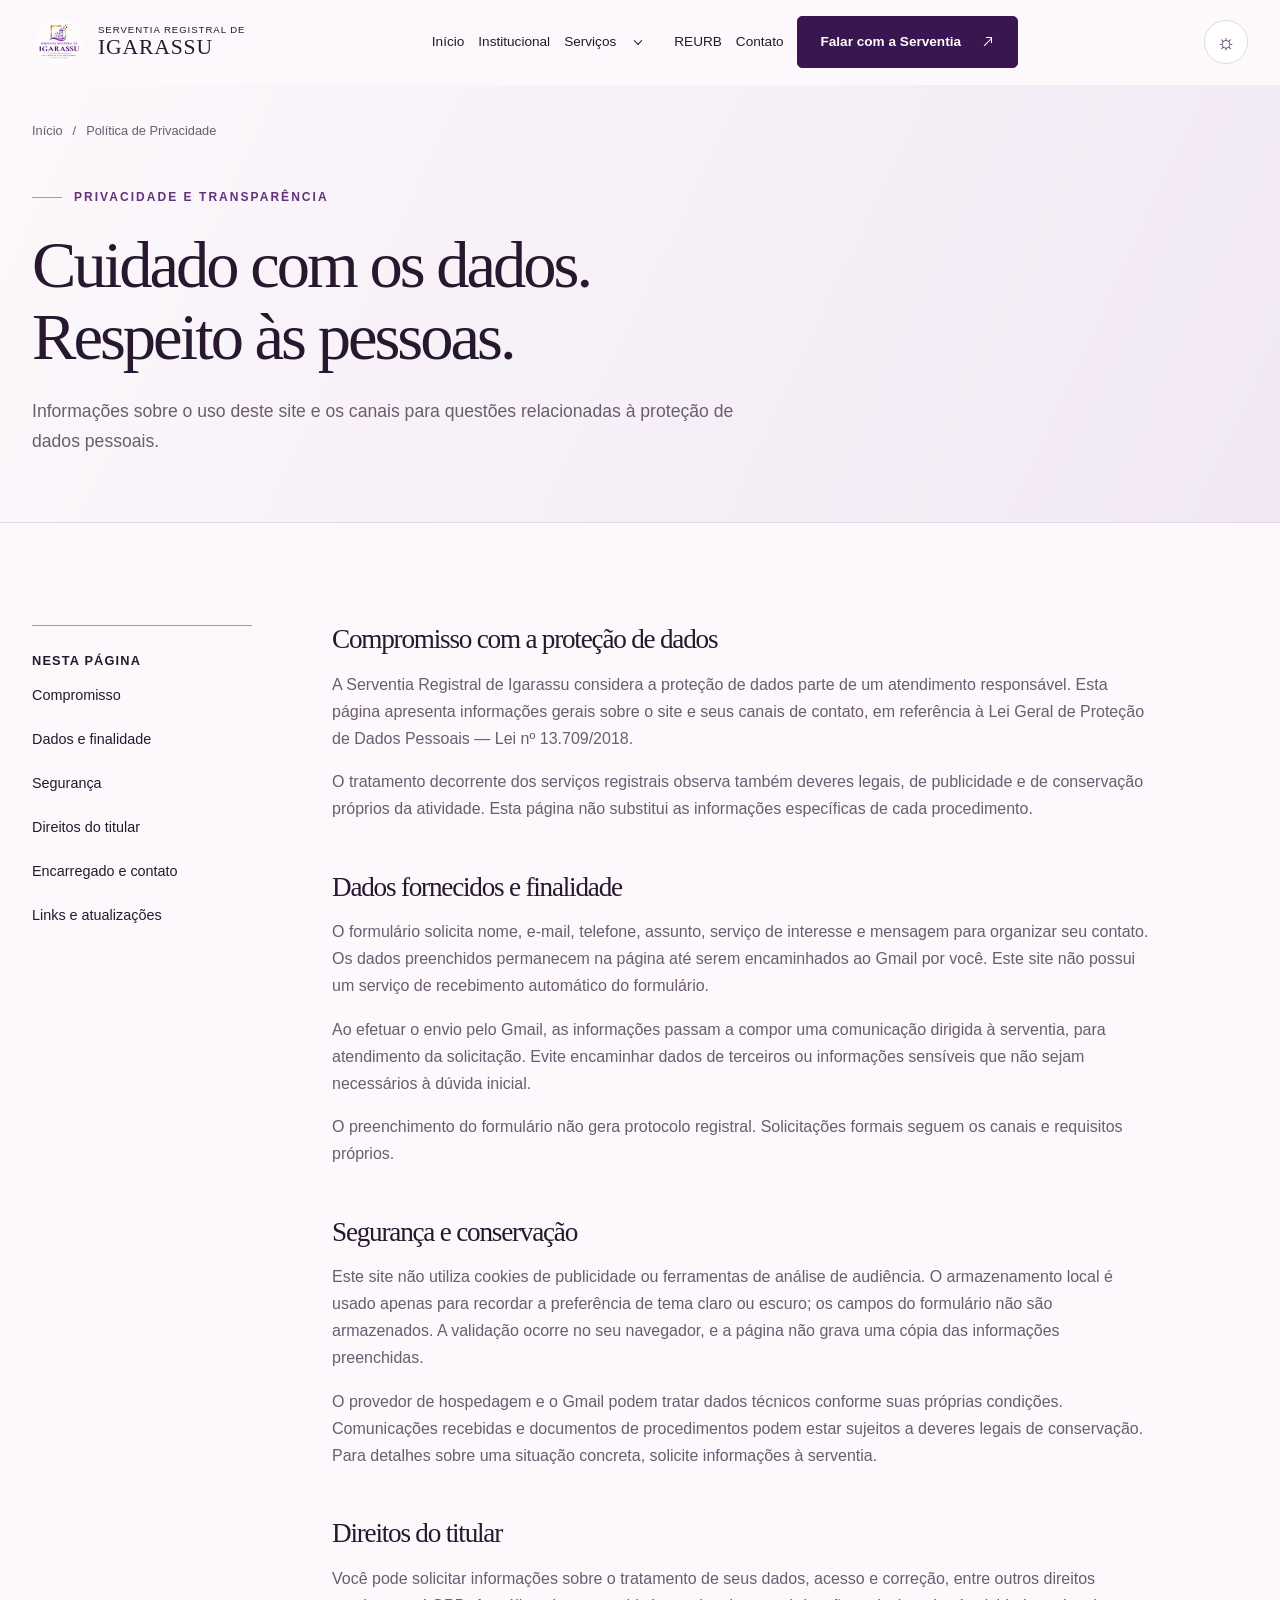
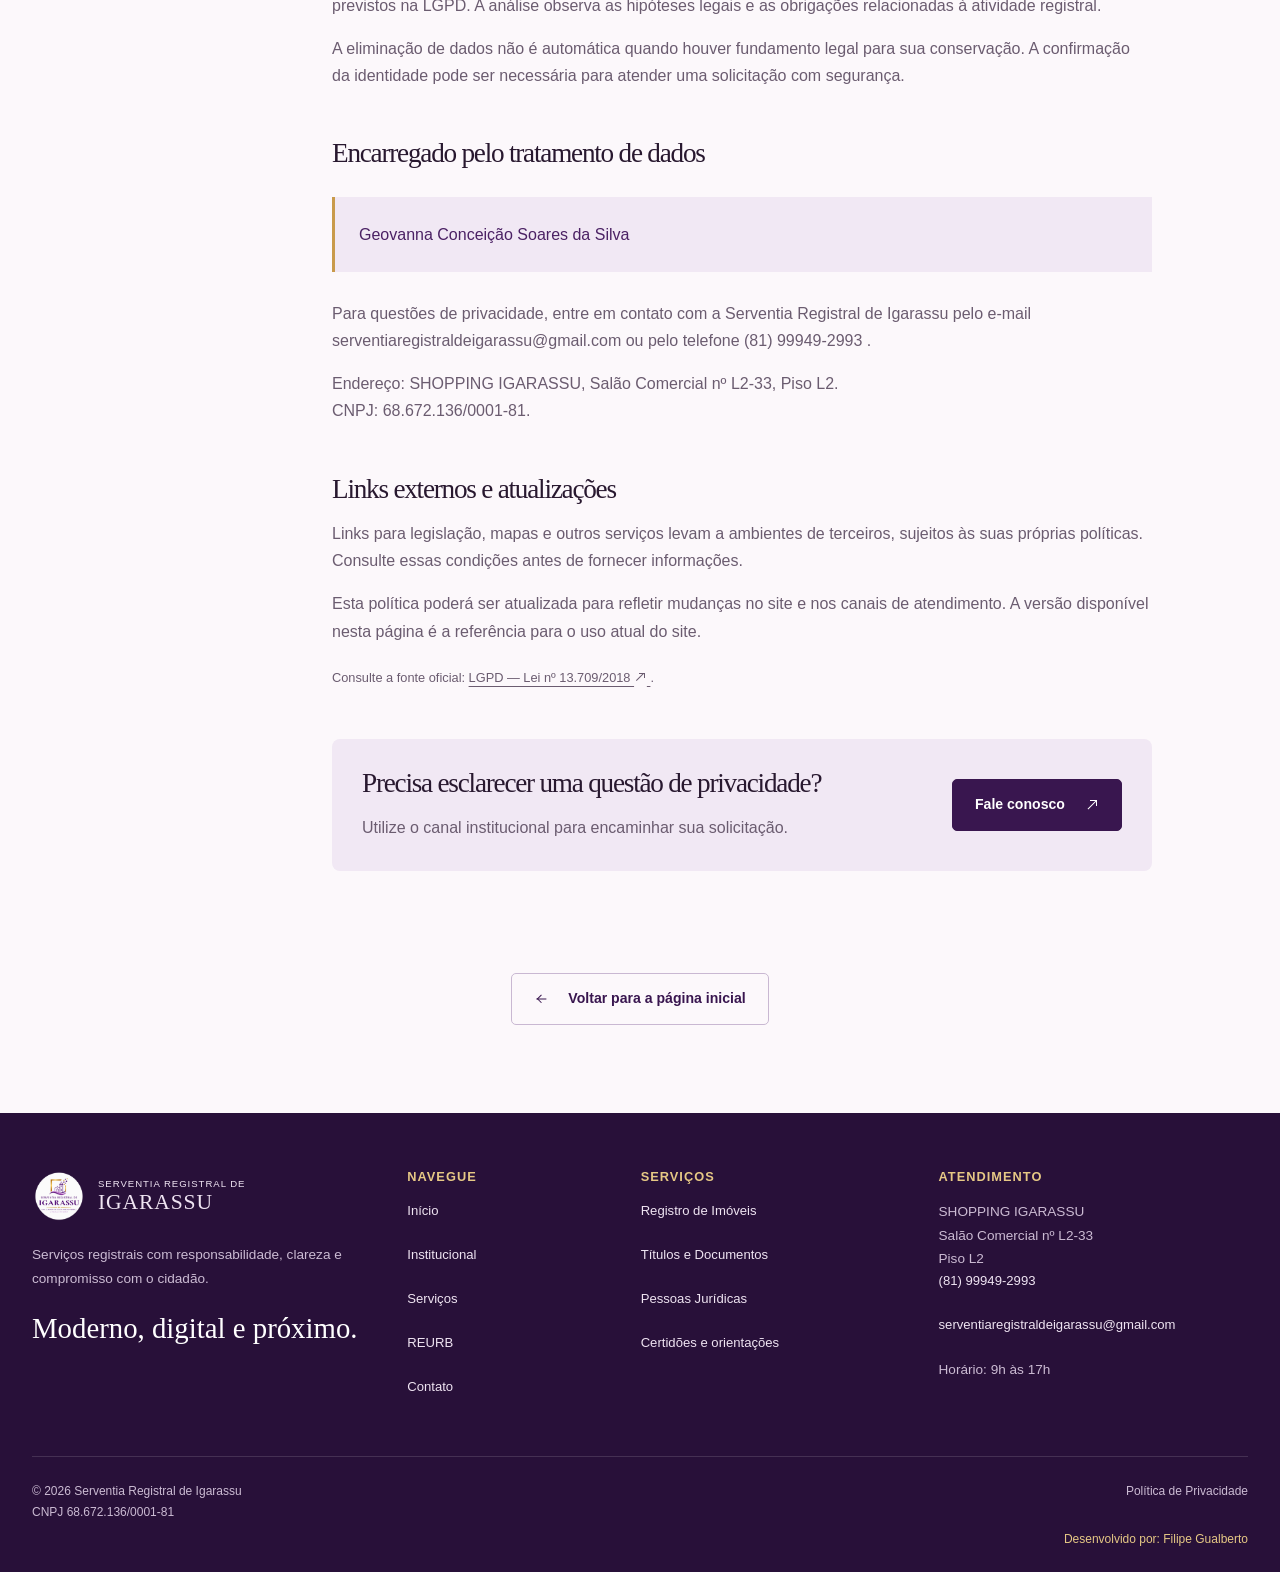
<file: politica-privacidade.html>
<!doctype html>
<html lang="pt-BR">
  <head>
    <meta charset="UTF-8" />
    <meta name="viewport" content="width=device-width, initial-scale=1" />
    <title>Política de Privacidade | Serventia Registral de Igarassu</title>
    <meta
      name="description"
      content="Informações sobre o uso de dados, finalidade do contato, direitos dos titulares e canais de privacidade da Serventia Registral de Igarassu."
    />
    <meta name="theme-color" content="#39164f" />
    <link rel="icon" type="image/png" href="img/logocorrigida.png" />
    <!-- TODO: definir SITE_CONFIG.siteUrl para inserir canonical e og:url com o domínio oficial. -->
    <meta property="og:type" content="website" />
    <meta property="og:locale" content="pt_BR" />
    <meta property="og:site_name" content="Serventia Registral de Igarassu" />
    <meta property="og:title" content="Política de Privacidade | Serventia Registral de Igarassu" />
    <meta
      property="og:description"
      content="Informações sobre o uso de dados, finalidade do contato, direitos dos titulares e canais de privacidade da Serventia Registral de Igarassu."
    />
    <script src="js/theme.js"></script>
    <link rel="stylesheet" href="css/style.css" />
    <script src="js/config.js" defer></script>
    <script src="js/main.js" defer></script>
  </head>
  <body class="privacy-page">
    <a class="skip-link" href="#conteudo">Ir para o conteúdo</a>
    <div class="scroll-progress" aria-hidden="true"></div>
    <header class="site-header">
      <div class="container header-inner">
        <a class="brand" href="index.html" aria-label="Serventia Registral de Igarassu — Início">
          <img
            src="img/logocorrigida.png"
            width="54"
            height="54"
            alt="Logo da Serventia Registral de Igarassu"
          />
          <span>
            <small>Serventia Registral de</small>
            <strong>IGARASSU</strong>
          </span>
        </a>
        <nav class="nav" id="navigation" aria-label="Navegação principal">
          <a href="index.html">Início</a>
          <a href="institucional.html">Institucional</a>
          <div class="dropdown">
            <div class="dropdown-row">
              <a href="servicos.html">Serviços</a>
              <button
                class="dropdown-toggle"
                aria-label="Exibir categorias de serviços"
                aria-expanded="false"
                aria-controls="service-menu"
              >
                <span class="arrow arrow--down" aria-hidden="true"></span>
              </button>
            </div>
            <div class="dropdown-menu" id="service-menu" hidden>
              <a href="registro-imoveis.html">Registro de Imóveis</a>
              <a href="titulos-documentos.html">Títulos e Documentos</a>
              <a href="pessoas-juridicas.html">Registro Civil das Pessoas Jurídicas</a>
            </div>
          </div>
          <a href="reurb.html">REURB</a>
          <a href="contato.html">Contato</a>
          <a class="button" href="contato.html">
            Falar com a Serventia
            <span class="arrow" aria-hidden="true"></span>
          </a>
        </nav>
        <div class="header-actions">
          <button
            class="theme-toggle"
            type="button"
            aria-label="Ativar modo escuro"
            aria-pressed="false"
          >
            <span class="theme-sun" aria-hidden="true">☼</span>
            <span class="theme-moon" aria-hidden="true">☾</span>
          </button>
          <button
            class="menu-toggle"
            aria-label="Abrir menu"
            aria-controls="navigation"
            aria-expanded="false"
          >
            <span></span>
            <span></span>
          </button>
        </div>
      </div>
    </header>
    <div class="menu-backdrop" hidden></div>
    <main id="conteudo">
      <section class="inner-hero">
        <div class="container">
          <nav class="breadcrumb" aria-label="Caminho de navegação">
            <a href="index.html">Início</a>
            <span aria-hidden="true">/</span>
            <span aria-current="page">Política de Privacidade</span>
          </nav>
          <div class="eyebrow">Privacidade e transparência</div>
          <h1 class="reveal reveal-up">
            Cuidado com os dados.
            <br />
            Respeito às pessoas.
          </h1>
          <p class="lead reveal" data-delay="100">
            Informações sobre o uso deste site e os canais para questões relacionadas à proteção de
            dados pessoais.
          </p>
        </div>
      </section>
      <section class="section">
        <div class="container reading-layout">
          <nav class="side-nav" aria-label="Tópicos de privacidade">
            <strong>Nesta página</strong>
            <a href="#compromisso">Compromisso</a>
            <a href="#dados">Dados e finalidade</a>
            <a href="#seguranca">Segurança</a>
            <a href="#direitos">Direitos do titular</a>
            <a href="#encarregado">Encarregado e contato</a>
            <a href="#externos">Links e atualizações</a>
          </nav>
          <article class="privacy-article reading-content">
            <section id="compromisso" class="reveal">
              <h2>Compromisso com a proteção de dados</h2>
              <p>
                A Serventia Registral de Igarassu considera a proteção de dados parte de um
                atendimento responsável. Esta página apresenta informações gerais sobre o site e
                seus canais de contato, em referência à Lei Geral de Proteção de Dados Pessoais —
                Lei nº 13.709/2018.
              </p>
              <p>
                O tratamento decorrente dos serviços registrais observa também deveres legais, de
                publicidade e de conservação próprios da atividade. Esta página não substitui as
                informações específicas de cada procedimento.
              </p>
            </section>
            <section id="dados" class="reveal">
              <h2>Dados fornecidos e finalidade</h2>
              <p>
                O formulário solicita nome, e-mail, telefone, assunto, serviço de interesse e
                mensagem para organizar seu contato. Os dados preenchidos permanecem na página até
                serem encaminhados ao Gmail por você. Este site não possui um serviço de recebimento
                automático do formulário.
              </p>
              <p>
                Ao efetuar o envio pelo Gmail, as informações passam a compor uma comunicação
                dirigida à serventia, para atendimento da solicitação. Evite encaminhar dados de
                terceiros ou informações sensíveis que não sejam necessários à dúvida inicial.
              </p>
              <p>
                O preenchimento do formulário não gera protocolo registral. Solicitações formais
                seguem os canais e requisitos próprios.
              </p>
            </section>
            <section id="seguranca" class="reveal">
              <h2>Segurança e conservação</h2>
              <p>
                Este site não utiliza cookies de publicidade ou ferramentas de análise de audiência.
                O armazenamento local é usado apenas para recordar a preferência de tema claro ou
                escuro; os campos do formulário não são armazenados. A validação ocorre no seu
                navegador, e a página não grava uma cópia das informações preenchidas.
              </p>
              <p>
                O provedor de hospedagem e o Gmail podem tratar dados técnicos conforme suas
                próprias condições. Comunicações recebidas e documentos de procedimentos podem estar
                sujeitos a deveres legais de conservação. Para detalhes sobre uma situação concreta,
                solicite informações à serventia.
              </p>
            </section>
            <section id="direitos" class="reveal">
              <h2>Direitos do titular</h2>
              <p>
                Você pode solicitar informações sobre o tratamento de seus dados, acesso e correção,
                entre outros direitos previstos na LGPD. A análise observa as hipóteses legais e as
                obrigações relacionadas à atividade registral.
              </p>
              <p>
                A eliminação de dados não é automática quando houver fundamento legal para sua
                conservação. A confirmação da identidade pode ser necessária para atender uma
                solicitação com segurança.
              </p>
            </section>
            <section id="encarregado" class="reveal">
              <h2>Encarregado pelo tratamento de dados</h2>
              <aside class="notice"><p data-dpo>Geovanna Conceição Soares da Silva</p></aside>
              <p>
                Para questões de privacidade, entre em contato com a Serventia Registral de Igarassu
                pelo e-mail
                <a
                  href="https://mail.google.com/mail/?view=cm&amp;fs=1&amp;to=serventiaregistraldeigarassu%40gmail.com&amp;su=&amp;body="
                  target="_blank"
                  rel="noopener noreferrer"
                >
                  serventiaregistraldeigarassu@gmail.com
                </a>
                ou pelo telefone
                <a href="tel:+5581999492993">(81) 99949-2993</a>
                .
              </p>
              <p>
                Endereço: SHOPPING IGARASSU, Salão Comercial nº L2-33, Piso L2.
                <br />
                CNPJ: 68.672.136/0001-81.
              </p>
            </section>
            <section id="externos" class="reveal">
              <h2>Links externos e atualizações</h2>
              <p>
                Links para legislação, mapas e outros serviços levam a ambientes de terceiros,
                sujeitos às suas próprias políticas. Consulte essas condições antes de fornecer
                informações.
              </p>
              <p>
                Esta política poderá ser atualizada para refletir mudanças no site e nos canais de
                atendimento. A versão disponível nesta página é a referência para o uso atual do
                site.
              </p>
              <p class="source">
                Consulte a fonte oficial:
                <a
                  href="https://www.planalto.gov.br/ccivil_03/_ato2015-2018/2018/lei/l13709.htm"
                  target="_blank"
                  rel="noopener noreferrer"
                >
                  LGPD — Lei nº 13.709/2018
                  <span class="arrow" aria-hidden="true"></span>
                  <span class="visually-hidden">(abre em nova aba)</span>
                </a>
                .
              </p>
            </section>
            <aside class="compact-cta reveal">
              <div>
                <h2>Precisa esclarecer uma questão de privacidade?</h2>
                <p>Utilize o canal institucional para encaminhar sua solicitação.</p>
              </div>
              <a class="button" href="contato.html">
                Fale conosco
                <span class="arrow" aria-hidden="true"></span>
              </a>
            </aside>
          </article>
        </div>
      </section>
      <section class="back-home">
        <div class="container">
          <a class="button secondary" href="index.html">
            <span class="arrow arrow--left" aria-hidden="true"></span>
            Voltar para a página inicial
          </a>
        </div>
      </section>
    </main>
    <footer class="site-footer">
      <div class="container">
        <div class="footer-grid">
          <div>
            <a
              class="brand"
              href="index.html"
              aria-label="Serventia Registral de Igarassu — Início"
            >
              <img
                src="img/logocorrigida.png"
                width="54"
                height="54"
                alt="Logo da Serventia Registral de Igarassu"
              />
              <span>
                <small>Serventia Registral de</small>
                <strong>IGARASSU</strong>
              </span>
            </a>
            <p>Serviços registrais com responsabilidade, clareza e compromisso com o cidadão.</p>
            <div class="footer-tagline">Moderno, digital e próximo.</div>
          </div>
          <div>
            <h2>NAVEGUE</h2>
            <a href="index.html">Início</a>
            <a href="institucional.html">Institucional</a>
            <a href="servicos.html">Serviços</a>
            <a href="reurb.html">REURB</a>
            <a href="contato.html">Contato</a>
          </div>
          <div>
            <h2>SERVIÇOS</h2>
            <a href="registro-imoveis.html">Registro de Imóveis</a>
            <a href="titulos-documentos.html">Títulos e Documentos</a>
            <a href="pessoas-juridicas.html">Pessoas Jurídicas</a>
            <a href="contato.html?servico=certidoes">Certidões e orientações</a>
          </div>
          <div>
            <h2>ATENDIMENTO</h2>
            <p>
              SHOPPING IGARASSU
              <br />
              Salão Comercial nº L2-33
              <br />
              Piso L2
            </p>
            <a href="tel:+5581999492993">(81) 99949-2993</a>
            <a
              href="https://mail.google.com/mail/?view=cm&amp;fs=1&amp;to=serventiaregistraldeigarassu%40gmail.com&amp;su=&amp;body="
              target="_blank"
              rel="noopener noreferrer"
            >
              serventiaregistraldeigarassu@gmail.com
            </a>
            <p>Horário: 9h às 17h</p>
          </div>
        </div>
        <div class="footer-bottom">
          <span>
            ©
            <span data-year>2026</span>
            Serventia Registral de Igarassu
            <br />
            CNPJ 68.672.136/0001-81
          </span>
          <div class="footer-credit">
            <a href="politica-privacidade.html">Política de Privacidade</a>
            <span>Desenvolvido por: Filipe Gualberto</span>
          </div>
        </div>
      </div>
    </footer>
  </body>
</html>
</file>
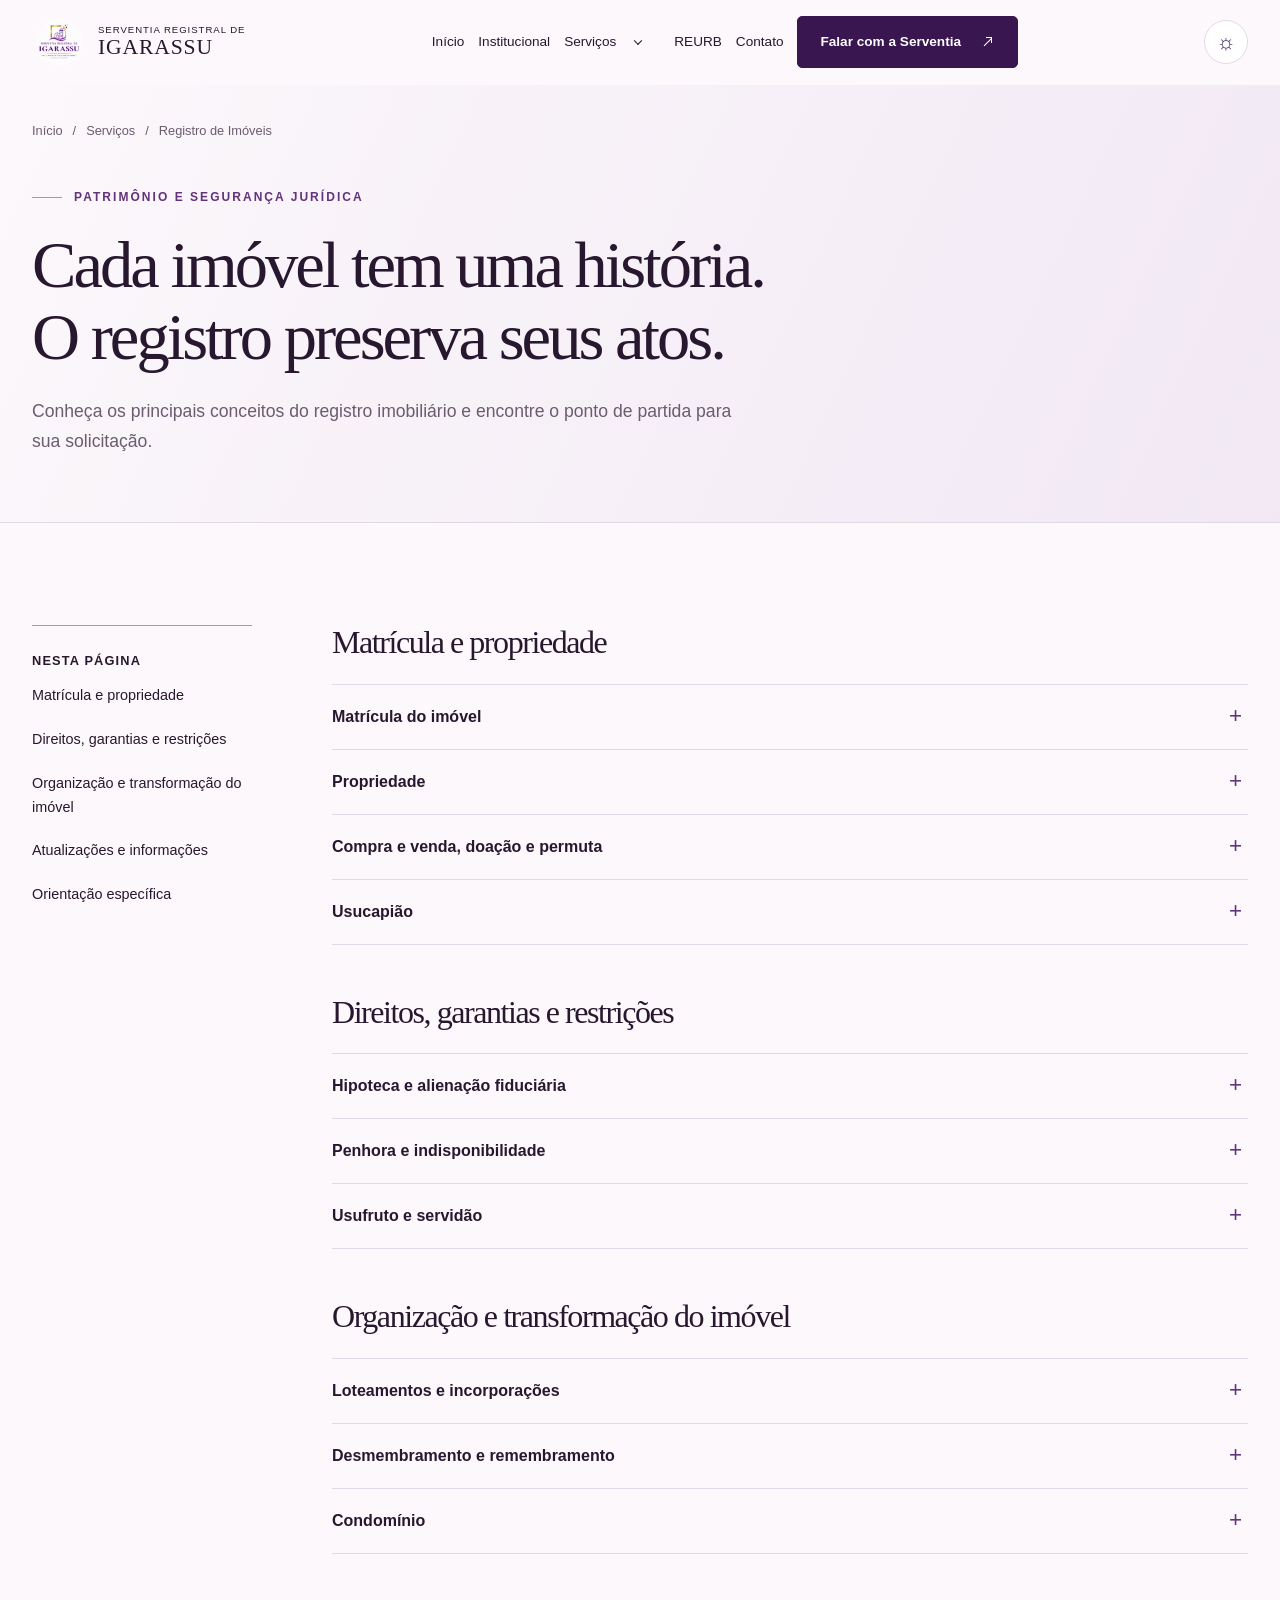
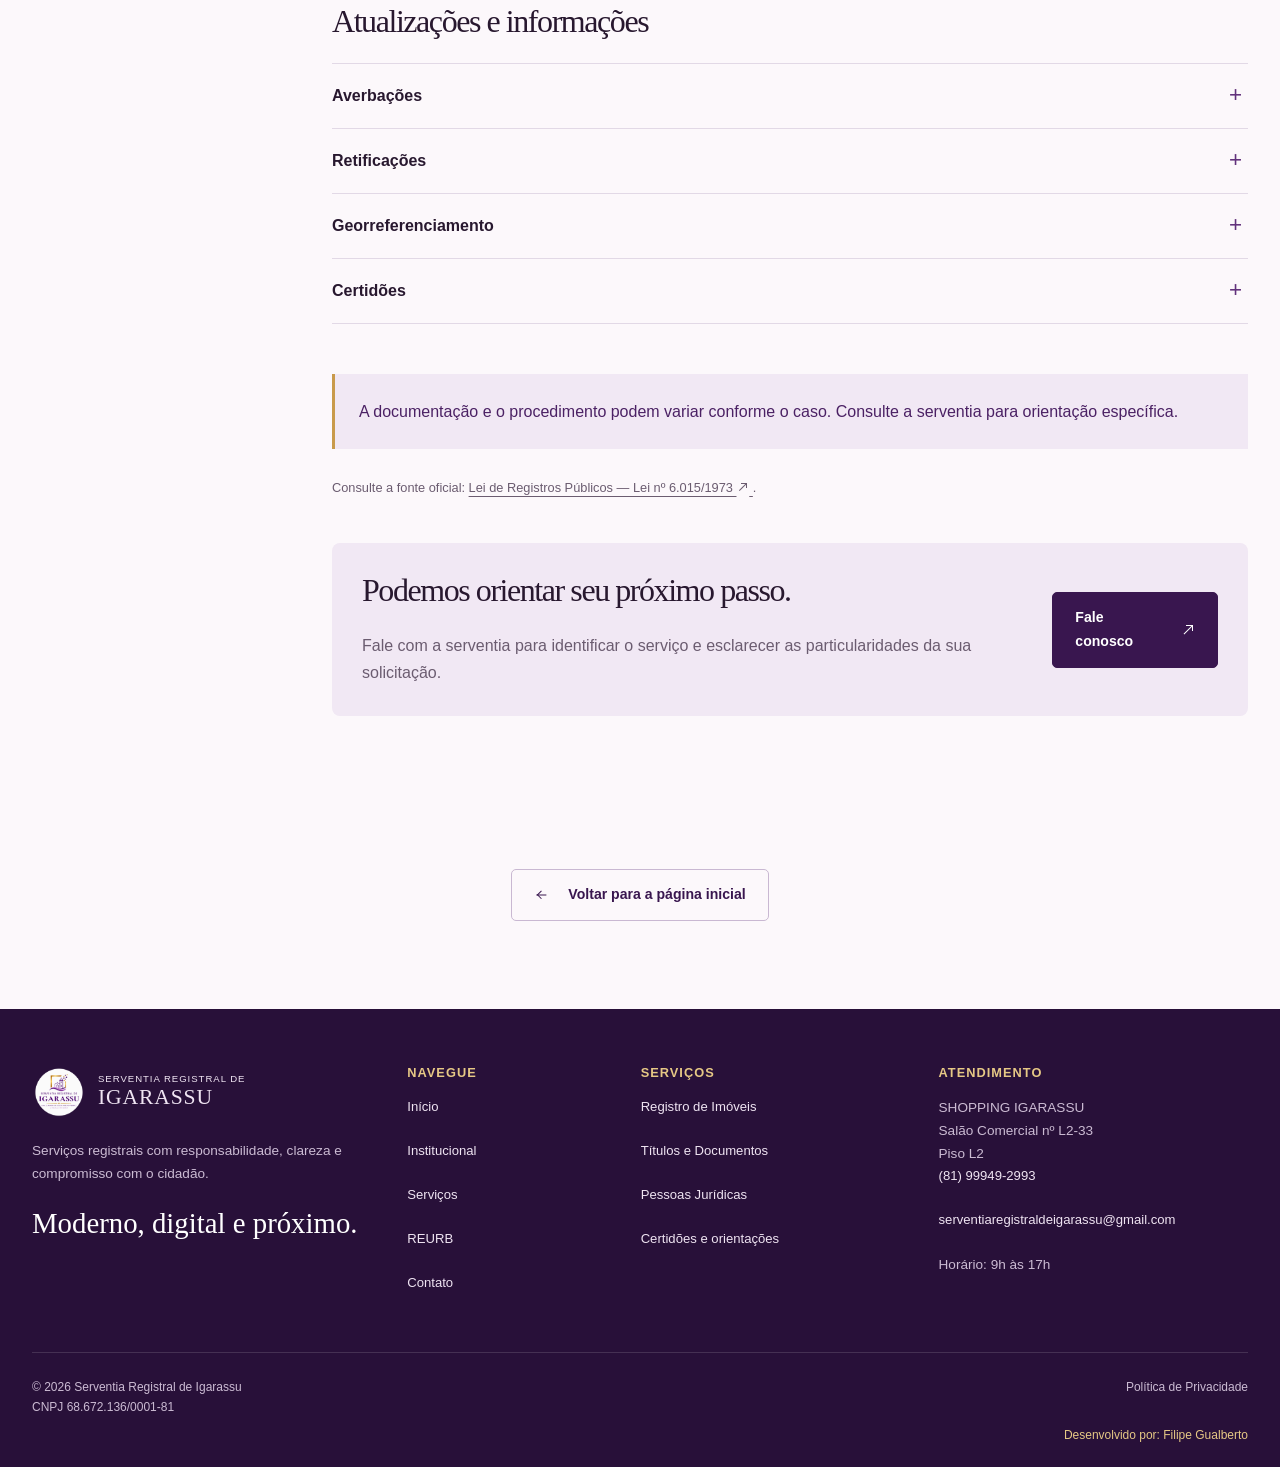
<file: registro-imoveis.html>
<!doctype html>
<html lang="pt-BR">
  <head>
    <meta charset="UTF-8" />
    <meta name="viewport" content="width=device-width, initial-scale=1" />
    <title>Registro de Imóveis | Serventia Registral de Igarassu</title>
    <meta
      name="description"
      content="Entenda matrícula, transferências, direitos, garantias, averbações e certidões imobiliárias em Igarassu."
    />
    <meta name="theme-color" content="#39164f" />
    <link rel="icon" type="image/png" href="img/logocorrigida.png" />
    <!-- TODO: definir SITE_CONFIG.siteUrl para inserir canonical e og:url com o domínio oficial. -->
    <meta property="og:type" content="website" />
    <meta property="og:locale" content="pt_BR" />
    <meta property="og:site_name" content="Serventia Registral de Igarassu" />
    <meta property="og:title" content="Registro de Imóveis | Serventia Registral de Igarassu" />
    <meta
      property="og:description"
      content="Entenda matrícula, transferências, direitos, garantias, averbações e certidões imobiliárias em Igarassu."
    />
    <script src="js/theme.js"></script>
    <link rel="stylesheet" href="css/style.css" />
    <script src="js/config.js" defer></script>
    <script src="js/main.js" defer></script>
  </head>
  <body class="ri-page">
    <a class="skip-link" href="#conteudo">Ir para o conteúdo</a>
    <div class="scroll-progress" aria-hidden="true"></div>
    <header class="site-header">
      <div class="container header-inner">
        <a class="brand" href="index.html" aria-label="Serventia Registral de Igarassu — Início">
          <img
            src="img/logocorrigida.png"
            width="54"
            height="54"
            alt="Logo da Serventia Registral de Igarassu"
          />
          <span>
            <small>Serventia Registral de</small>
            <strong>IGARASSU</strong>
          </span>
        </a>
        <nav class="nav" id="navigation" aria-label="Navegação principal">
          <a href="index.html">Início</a>
          <a href="institucional.html">Institucional</a>
          <div class="dropdown">
            <div class="dropdown-row">
              <a href="servicos.html">Serviços</a>
              <button
                class="dropdown-toggle"
                aria-label="Exibir categorias de serviços"
                aria-expanded="false"
                aria-controls="service-menu"
              >
                <span class="arrow arrow--down" aria-hidden="true"></span>
              </button>
            </div>
            <div class="dropdown-menu" id="service-menu" hidden>
              <a href="registro-imoveis.html" aria-current="page">Registro de Imóveis</a>
              <a href="titulos-documentos.html">Títulos e Documentos</a>
              <a href="pessoas-juridicas.html">Registro Civil das Pessoas Jurídicas</a>
            </div>
          </div>
          <a href="reurb.html">REURB</a>
          <a href="contato.html">Contato</a>
          <a class="button" href="contato.html">
            Falar com a Serventia
            <span class="arrow" aria-hidden="true"></span>
          </a>
        </nav>
        <div class="header-actions">
          <button
            class="theme-toggle"
            type="button"
            aria-label="Ativar modo escuro"
            aria-pressed="false"
          >
            <span class="theme-sun" aria-hidden="true">☼</span>
            <span class="theme-moon" aria-hidden="true">☾</span>
          </button>
          <button
            class="menu-toggle"
            aria-label="Abrir menu"
            aria-controls="navigation"
            aria-expanded="false"
          >
            <span></span>
            <span></span>
          </button>
        </div>
      </div>
    </header>
    <div class="menu-backdrop" hidden></div>
    <main id="conteudo">
      <section class="inner-hero">
        <div class="container">
          <nav class="breadcrumb" aria-label="Caminho de navegação">
            <a href="index.html">Início</a>
            <span aria-hidden="true">/</span>
            <a href="servicos.html">Serviços</a>
            <span aria-hidden="true">/</span>
            <span aria-current="page">Registro de Imóveis</span>
          </nav>
          <div class="eyebrow">Patrimônio e segurança jurídica</div>
          <h1 class="reveal reveal-up">
            Cada imóvel tem uma história.
            <br />
            O registro preserva seus atos.
          </h1>
          <p class="lead reveal" data-delay="100">
            Conheça os principais conceitos do registro imobiliário e encontre o ponto de partida
            para sua solicitação.
          </p>
        </div>
      </section>
      <section class="section">
        <div class="container reading-layout">
          <nav class="side-nav" aria-label="Nesta página">
            <strong>Nesta página</strong>
            <a href="#matricula">Matrícula e propriedade</a>
            <a href="#direitos">Direitos, garantias e restrições</a>
            <a href="#organizacao">Organização e transformação do imóvel</a>
            <a href="#atualizacoes">Atualizações e informações</a>
            <a href="#orientacao">Orientação específica</a>
          </nav>
          <div class="reading-content">
            <section id="matricula" class="reveal">
              <h2>Matrícula e propriedade</h2>
              <div class="accordion">
                <details>
                  <summary>Matrícula do imóvel</summary>
                  <div class="answer">
                    <p>
                      É o registro individualizado que reúne a identificação do imóvel e os atos
                      relacionados a ele. Sua leitura permite compreender a situação registral
                      documentada.
                    </p>
                  </div>
                </details>
                <details>
                  <summary>Propriedade</summary>
                  <div class="answer">
                    <p>
                      A situação da propriedade deve ser examinada a partir do registro e do título
                      correspondente. A matrícula é uma referência essencial nessa consulta.
                    </p>
                  </div>
                </details>
                <details>
                  <summary>Compra e venda, doação e permuta</summary>
                  <div class="answer">
                    <p>
                      São formas distintas de transmissão. O título apresentado passa por análise
                      registral, considerando a natureza do negócio e os requisitos pertinentes.
                    </p>
                  </div>
                </details>
                <details>
                  <summary>Usucapião</summary>
                  <div class="answer">
                    <p>
                      É uma forma de aquisição vinculada a requisitos legais. A possibilidade de
                      processamento extrajudicial e os elementos do pedido dependem da análise do
                      caso.
                    </p>
                  </div>
                </details>
              </div>
            </section>
            <section id="direitos" class="reveal">
              <h2>Direitos, garantias e restrições</h2>
              <div class="accordion">
                <details>
                  <summary>Hipoteca e alienação fiduciária</summary>
                  <div class="answer">
                    <p>
                      São modalidades de garantia com regimes próprios. Sua constituição, alteração
                      ou cancelamento exige título e análise adequados a cada situação.
                    </p>
                  </div>
                </details>
                <details>
                  <summary>Penhora e indisponibilidade</summary>
                  <div class="answer">
                    <p>
                      São medidas que podem repercutir na situação registral do imóvel. Seus efeitos
                      e eventuais cancelamentos dependem da determinação competente e da legislação
                      aplicável.
                    </p>
                  </div>
                </details>
                <details>
                  <summary>Usufruto e servidão</summary>
                  <div class="answer">
                    <p>
                      O usufruto e a servidão envolvem direitos específicos sobre imóveis. A
                      identificação dos titulares, do conteúdo e do alcance do direito integra a
                      análise registral.
                    </p>
                  </div>
                </details>
              </div>
            </section>
            <section id="organizacao" class="reveal">
              <h2>Organização e transformação do imóvel</h2>
              <div class="accordion">
                <details>
                  <summary>Loteamentos e incorporações</summary>
                  <div class="answer">
                    <p>
                      Envolvem a organização de empreendimentos imobiliários e documentação própria.
                      A análise considera a modalidade do empreendimento e as aprovações cabíveis.
                    </p>
                  </div>
                </details>
                <details>
                  <summary>Desmembramento e remembramento</summary>
                  <div class="answer">
                    <p>
                      Dizem respeito, respectivamente, à divisão e à reunião de áreas. A viabilidade
                      e os documentos variam conforme a situação e as regras pertinentes.
                    </p>
                  </div>
                </details>
                <details>
                  <summary>Condomínio</summary>
                  <div class="answer">
                    <p>
                      A instituição e os atos relativos a um condomínio exigem identificação
                      adequada das unidades, áreas e direitos envolvidos, conforme sua modalidade.
                    </p>
                  </div>
                </details>
              </div>
            </section>
            <section id="atualizacoes" class="reveal">
              <h2>Atualizações e informações</h2>
              <div class="accordion">
                <details>
                  <summary>Averbações</summary>
                  <div class="answer">
                    <p>
                      Anotam alterações relevantes ligadas ao imóvel ou às pessoas que figuram no
                      registro, mediante documentação pertinente ao fato.
                    </p>
                  </div>
                </details>
                <details>
                  <summary>Retificações</summary>
                  <div class="answer">
                    <p>
                      Destinam-se à correção ou adequação de informações registrais. O procedimento
                      depende da natureza da informação e dos interesses envolvidos.
                    </p>
                  </div>
                </details>
                <details>
                  <summary>Georreferenciamento</summary>
                  <div class="answer">
                    <p>
                      Trata da identificação técnica da localização e dos limites de um imóvel,
                      especialmente em contextos rurais. Sua exigibilidade e integração ao registro
                      devem ser verificadas no caso concreto.
                    </p>
                  </div>
                </details>
                <details>
                  <summary>Certidões</summary>
                  <div class="answer">
                    <p>
                      Apresentam informações constantes do acervo registral. Informe a finalidade da
                      consulta para receber orientação sobre a modalidade e os dados necessários à
                      localização do registro.
                    </p>
                  </div>
                </details>
              </div>
            </section>
            <section id="orientacao">
              <aside class="notice">
                <p>
                  A documentação e o procedimento podem variar conforme o caso. Consulte a serventia
                  para orientação específica.
                </p>
              </aside>
              <p class="source">
                Consulte a fonte oficial:
                <a
                  href="https://www.planalto.gov.br/ccivil_03/leis/l6015compilada.htm"
                  target="_blank"
                  rel="noopener noreferrer"
                >
                  Lei de Registros Públicos — Lei nº 6.015/1973
                  <span class="arrow" aria-hidden="true"></span>
                  <span class="visually-hidden">(abre em nova aba)</span>
                </a>
                .
              </p>
              <aside class="compact-cta reveal">
                <div>
                  <h2>Podemos orientar seu próximo passo.</h2>
                  <p>
                    Fale com a serventia para identificar o serviço e esclarecer as particularidades
                    da sua solicitação.
                  </p>
                </div>
                <a class="button" href="contato.html">
                  Fale conosco
                  <span class="arrow" aria-hidden="true"></span>
                </a>
              </aside>
            </section>
          </div>
        </div>
      </section>
      <section class="back-home">
        <div class="container">
          <a class="button secondary" href="index.html">
            <span class="arrow arrow--left" aria-hidden="true"></span>
            Voltar para a página inicial
          </a>
        </div>
      </section>
    </main>
    <footer class="site-footer">
      <div class="container">
        <div class="footer-grid">
          <div>
            <a
              class="brand"
              href="index.html"
              aria-label="Serventia Registral de Igarassu — Início"
            >
              <img
                src="img/logocorrigida.png"
                width="54"
                height="54"
                alt="Logo da Serventia Registral de Igarassu"
              />
              <span>
                <small>Serventia Registral de</small>
                <strong>IGARASSU</strong>
              </span>
            </a>
            <p>Serviços registrais com responsabilidade, clareza e compromisso com o cidadão.</p>
            <div class="footer-tagline">Moderno, digital e próximo.</div>
          </div>
          <div>
            <h2>NAVEGUE</h2>
            <a href="index.html">Início</a>
            <a href="institucional.html">Institucional</a>
            <a href="servicos.html">Serviços</a>
            <a href="reurb.html">REURB</a>
            <a href="contato.html">Contato</a>
          </div>
          <div>
            <h2>SERVIÇOS</h2>
            <a href="registro-imoveis.html">Registro de Imóveis</a>
            <a href="titulos-documentos.html">Títulos e Documentos</a>
            <a href="pessoas-juridicas.html">Pessoas Jurídicas</a>
            <a href="contato.html?servico=certidoes">Certidões e orientações</a>
          </div>
          <div>
            <h2>ATENDIMENTO</h2>
            <p>
              SHOPPING IGARASSU
              <br />
              Salão Comercial nº L2-33
              <br />
              Piso L2
            </p>
            <a href="tel:+5581999492993">(81) 99949-2993</a>
            <a
              href="https://mail.google.com/mail/?view=cm&amp;fs=1&amp;to=serventiaregistraldeigarassu%40gmail.com&amp;su=&amp;body="
              target="_blank"
              rel="noopener noreferrer"
            >
              serventiaregistraldeigarassu@gmail.com
            </a>
            <p>Horário: 9h às 17h</p>
          </div>
        </div>
        <div class="footer-bottom">
          <span>
            ©
            <span data-year>2026</span>
            Serventia Registral de Igarassu
            <br />
            CNPJ 68.672.136/0001-81
          </span>
          <div class="footer-credit">
            <a href="politica-privacidade.html">Política de Privacidade</a>
            <span>Desenvolvido por: Filipe Gualberto</span>
          </div>
        </div>
      </div>
    </footer>
  </body>
</html>
</file>
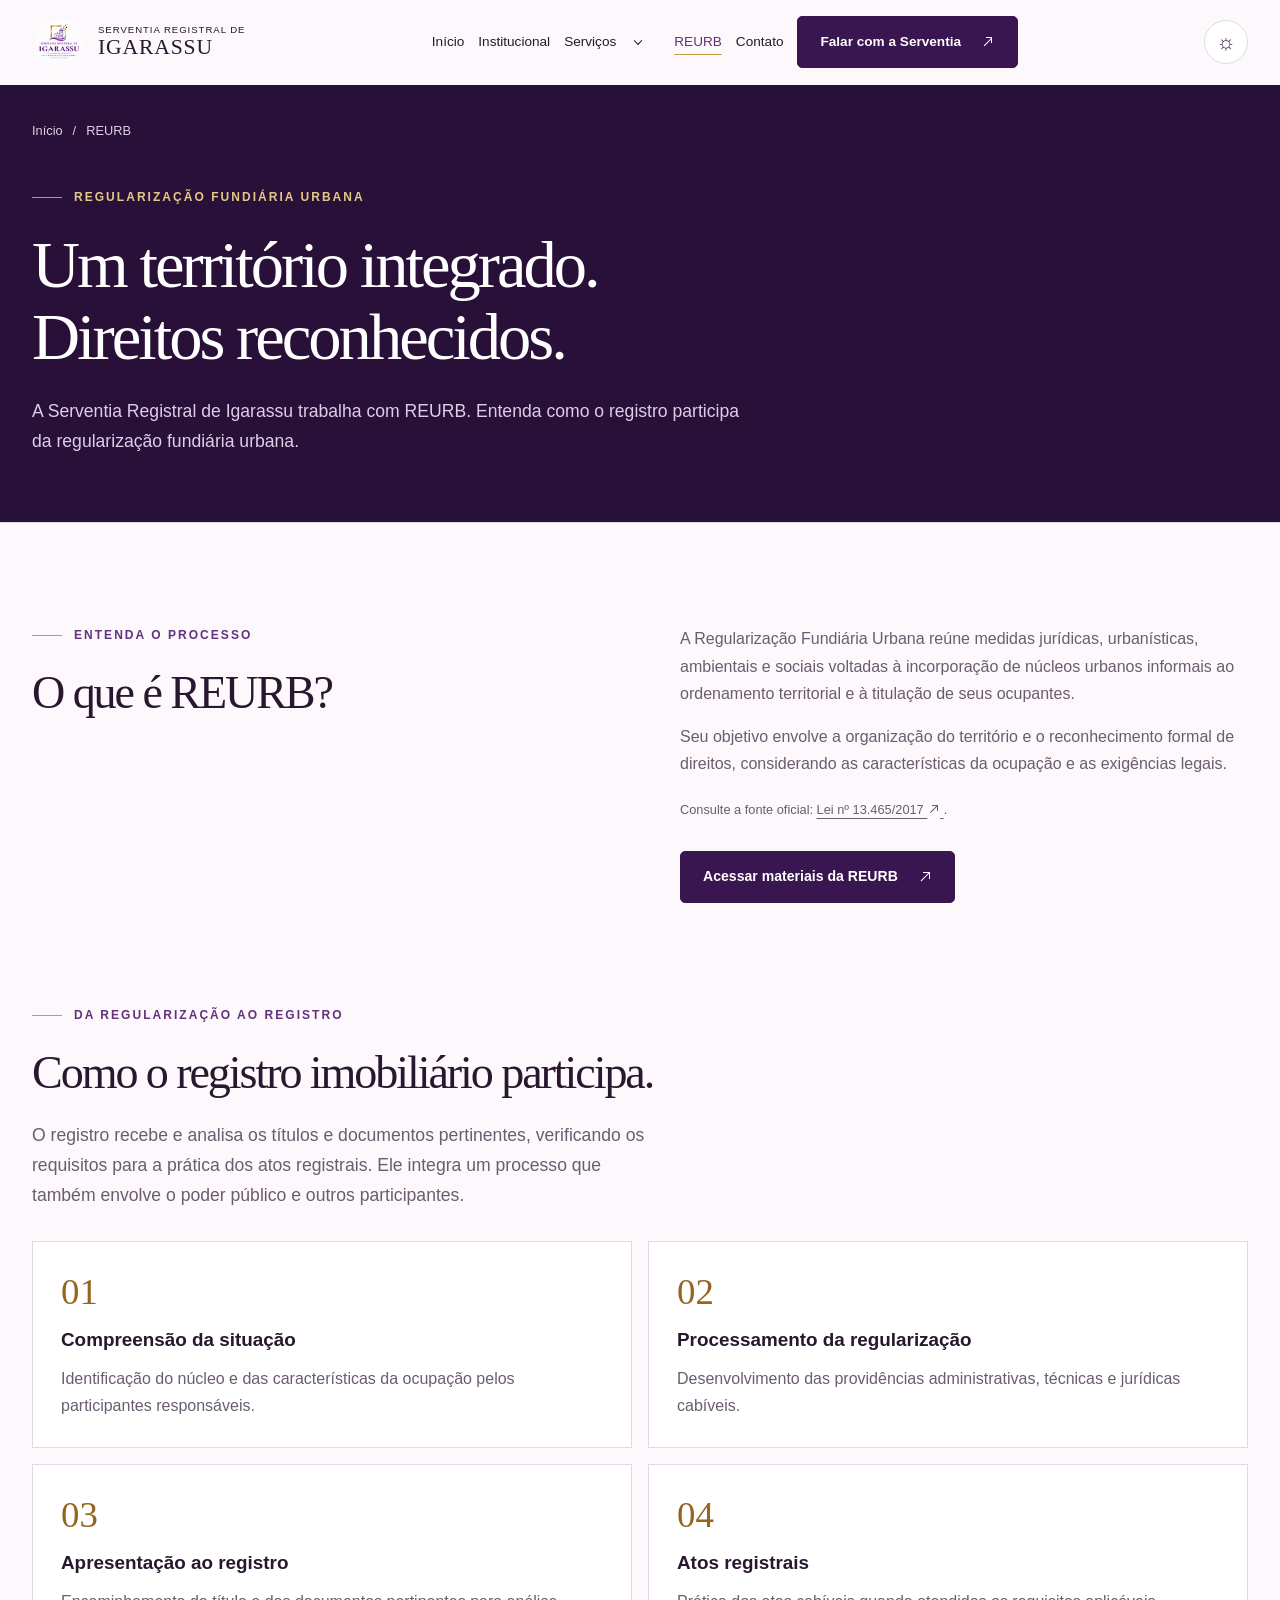
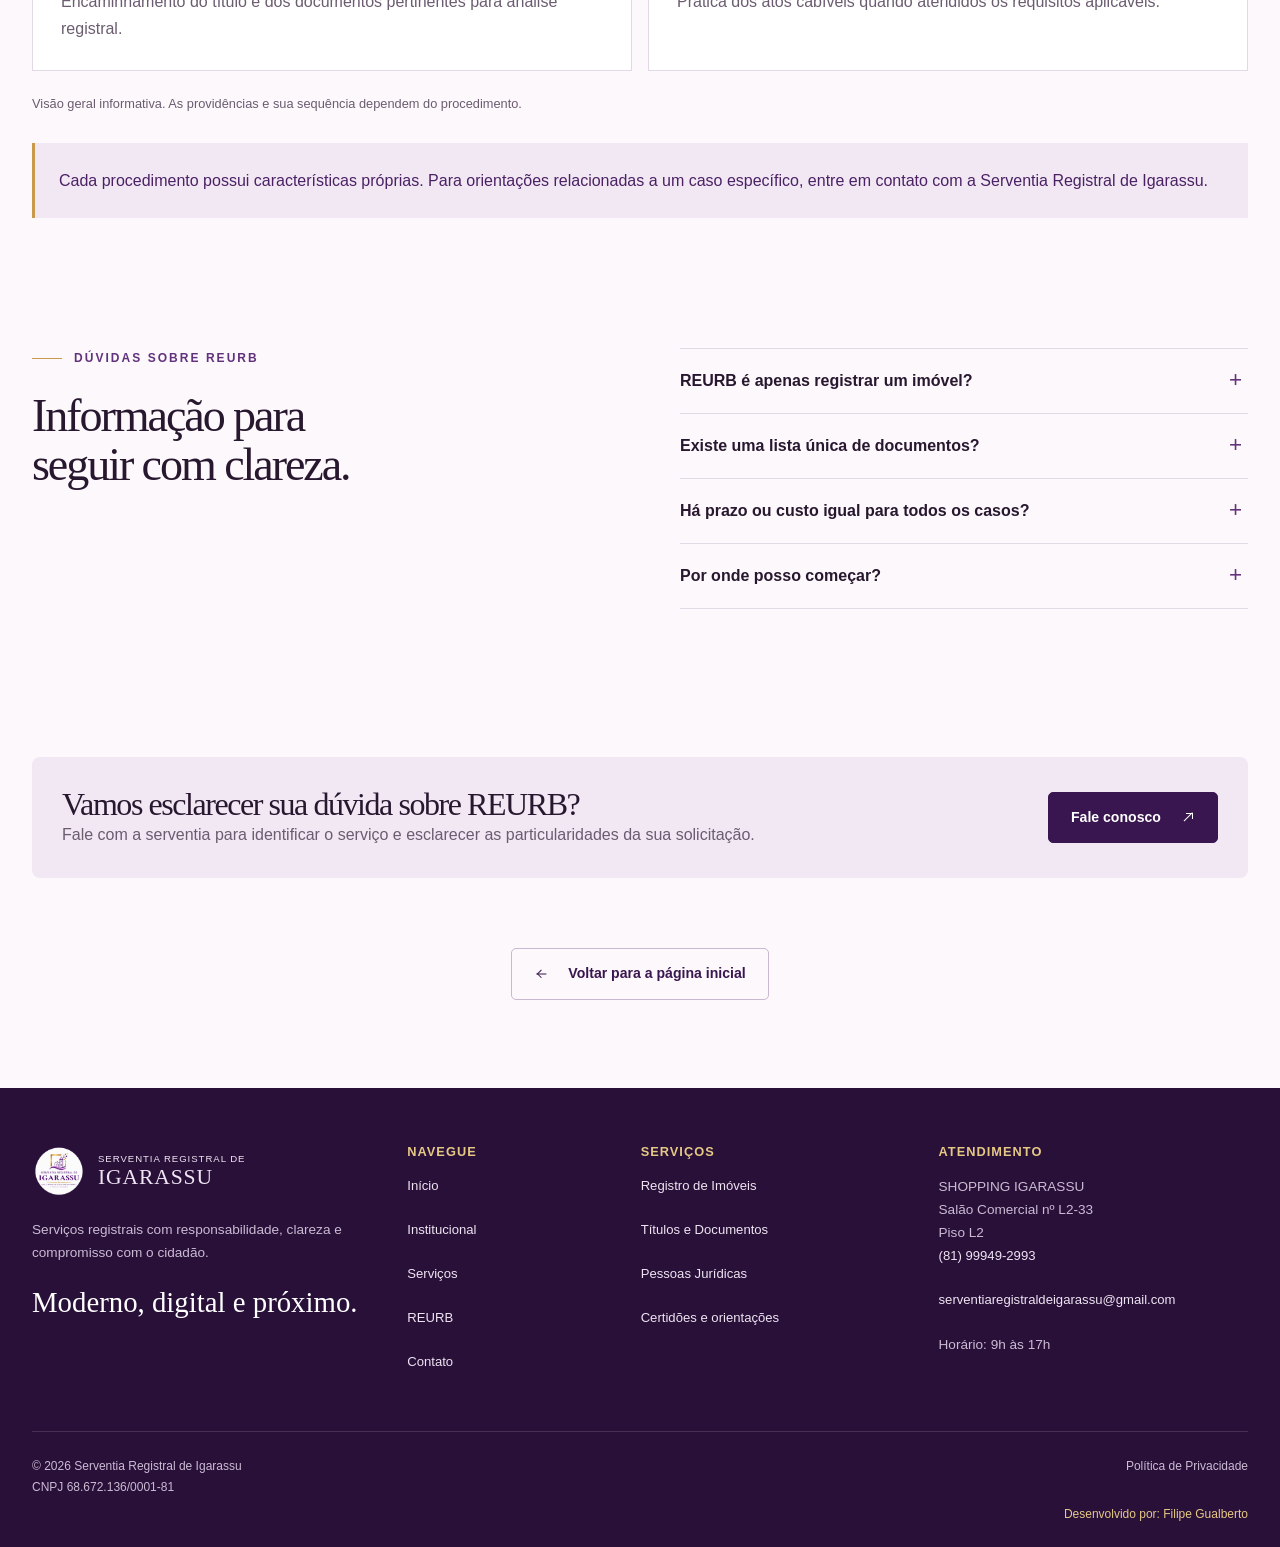
<file: reurb.html>
<!doctype html>
<html lang="pt-BR">
  <head>
    <meta charset="UTF-8" />
    <meta name="viewport" content="width=device-width, initial-scale=1" />
    <title>REURB — Regularização Fundiária Urbana | Serventia Registral de Igarassu</title>
    <meta
      name="description"
      content="Conheça a REURB e o papel do registro imobiliário na regularização fundiária urbana. A Serventia Registral de Igarassu trabalha com REURB."
    />
    <meta name="theme-color" content="#39164f" />
    <link rel="icon" type="image/png" href="img/logocorrigida.png" />
    <!-- TODO: definir SITE_CONFIG.siteUrl para inserir canonical e og:url com o domínio oficial. -->
    <meta property="og:type" content="website" />
    <meta property="og:locale" content="pt_BR" />
    <meta property="og:site_name" content="Serventia Registral de Igarassu" />
    <meta
      property="og:title"
      content="REURB — Regularização Fundiária Urbana | Serventia Registral de Igarassu"
    />
    <meta
      property="og:description"
      content="Conheça a REURB e o papel do registro imobiliário na regularização fundiária urbana. A Serventia Registral de Igarassu trabalha com REURB."
    />
    <script src="js/theme.js"></script>
    <link rel="stylesheet" href="css/style.css" />
    <script src="js/config.js" defer></script>
    <script src="js/main.js" defer></script>
  </head>
  <body class="reurb-page">
    <a class="skip-link" href="#conteudo">Ir para o conteúdo</a>
    <div class="scroll-progress" aria-hidden="true"></div>
    <header class="site-header">
      <div class="container header-inner">
        <a class="brand" href="index.html" aria-label="Serventia Registral de Igarassu — Início">
          <img
            src="img/logocorrigida.png"
            width="54"
            height="54"
            alt="Logo da Serventia Registral de Igarassu"
          />
          <span>
            <small>Serventia Registral de</small>
            <strong>IGARASSU</strong>
          </span>
        </a>
        <nav class="nav" id="navigation" aria-label="Navegação principal">
          <a href="index.html">Início</a>
          <a href="institucional.html">Institucional</a>
          <div class="dropdown">
            <div class="dropdown-row">
              <a href="servicos.html">Serviços</a>
              <button
                class="dropdown-toggle"
                aria-label="Exibir categorias de serviços"
                aria-expanded="false"
                aria-controls="service-menu"
              >
                <span class="arrow arrow--down" aria-hidden="true"></span>
              </button>
            </div>
            <div class="dropdown-menu" id="service-menu" hidden>
              <a href="registro-imoveis.html">Registro de Imóveis</a>
              <a href="titulos-documentos.html">Títulos e Documentos</a>
              <a href="pessoas-juridicas.html">Registro Civil das Pessoas Jurídicas</a>
            </div>
          </div>
          <a href="reurb.html" aria-current="page">REURB</a>
          <a href="contato.html">Contato</a>
          <a class="button" href="contato.html">
            Falar com a Serventia
            <span class="arrow" aria-hidden="true"></span>
          </a>
        </nav>
        <div class="header-actions">
          <button
            class="theme-toggle"
            type="button"
            aria-label="Ativar modo escuro"
            aria-pressed="false"
          >
            <span class="theme-sun" aria-hidden="true">☼</span>
            <span class="theme-moon" aria-hidden="true">☾</span>
          </button>
          <button
            class="menu-toggle"
            aria-label="Abrir menu"
            aria-controls="navigation"
            aria-expanded="false"
          >
            <span></span>
            <span></span>
          </button>
        </div>
      </div>
    </header>
    <div class="menu-backdrop" hidden></div>
    <main id="conteudo">
      <section class="inner-hero">
        <div class="container">
          <nav class="breadcrumb" aria-label="Caminho de navegação">
            <a href="index.html">Início</a>
            <span aria-hidden="true">/</span>
            <span aria-current="page">REURB</span>
          </nav>
          <div class="eyebrow">Regularização Fundiária Urbana</div>
          <h1 class="reveal reveal-up">
            Um território integrado.
            <br />
            Direitos reconhecidos.
          </h1>
          <p class="lead reveal" data-delay="100">
            A Serventia Registral de Igarassu trabalha com REURB. Entenda como o registro participa
            da regularização fundiária urbana.
          </p>
        </div>
      </section>
      <section class="section">
        <div class="container split">
          <div class="reveal">
            <div class="eyebrow">Entenda o processo</div>
            <h2>O que é REURB?</h2>
          </div>
          <div class="reveal">
            <p>
              A Regularização Fundiária Urbana reúne medidas jurídicas, urbanísticas, ambientais e
              sociais voltadas à incorporação de núcleos urbanos informais ao ordenamento
              territorial e à titulação de seus ocupantes.
            </p>
            <p>
              Seu objetivo envolve a organização do território e o reconhecimento formal de
              direitos, considerando as características da ocupação e as exigências legais.
            </p>
            <p class="source">
              Consulte a fonte oficial:
              <a
                href="https://www.planalto.gov.br/ccivil_03/_ato2015-2018/2017/lei/l13465.htm"
                target="_blank"
                rel="noopener noreferrer"
              >
                Lei nº 13.465/2017
                <span class="arrow" aria-hidden="true"></span>
                <span class="visually-hidden">(abre em nova aba)</span>
              </a>
              .
            </p>
            <div class="actions">
              <a
                class="button"
                href="https://drive.google.com/drive/folders/1uuD1lrPmMU7AxN7tnDuBhAUB9ZWE62L7"
                target="_blank"
                rel="noopener noreferrer"
              >
                Acessar materiais da REURB
                <span class="arrow" aria-hidden="true"></span>
              </a>
            </div>
          </div>
        </div>
      </section>
      <section class="section" style="padding-top: 0">
        <div class="container">
          <div class="eyebrow">Da regularização ao registro</div>
          <h2>Como o registro imobiliário participa.</h2>
          <p class="lead">
            O registro recebe e analisa os títulos e documentos pertinentes, verificando os
            requisitos para a prática dos atos registrais. Ele integra um processo que também
            envolve o poder público e outros participantes.
          </p>
          <div class="reurb-stages">
            <article class="reveal" data-delay="0">
              <span class="step">01</span>
              <h3>Compreensão da situação</h3>
              <p>
                Identificação do núcleo e das características da ocupação pelos participantes
                responsáveis.
              </p>
            </article>
            <article class="reveal" data-delay="70">
              <span class="step">02</span>
              <h3>Processamento da regularização</h3>
              <p>
                Desenvolvimento das providências administrativas, técnicas e jurídicas cabíveis.
              </p>
            </article>
            <article class="reveal" data-delay="140">
              <span class="step">03</span>
              <h3>Apresentação ao registro</h3>
              <p>Encaminhamento do título e dos documentos pertinentes para análise registral.</p>
            </article>
            <article class="reveal" data-delay="210">
              <span class="step">04</span>
              <h3>Atos registrais</h3>
              <p>Prática dos atos cabíveis quando atendidos os requisitos aplicáveis.</p>
            </article>
          </div>
          <p class="source">
            Visão geral informativa. As providências e sua sequência dependem do procedimento.
          </p>
          <aside class="notice">
            <p>
              Cada procedimento possui características próprias. Para orientações relacionadas a um
              caso específico, entre em contato com a Serventia Registral de Igarassu.
            </p>
          </aside>
        </div>
      </section>
      <section class="section" style="padding-top: 0">
        <div class="container split">
          <div>
            <div class="eyebrow">Dúvidas sobre REURB</div>
            <h2>
              Informação para
              <br />
              seguir com clareza.
            </h2>
          </div>
          <div>
            <div class="accordion">
              <details>
                <summary>REURB é apenas registrar um imóvel?</summary>
                <div class="answer">
                  <p>
                    Não. A regularização envolve dimensões administrativas, técnicas e jurídicas. O
                    registro imobiliário é uma das partes desse processo.
                  </p>
                </div>
              </details>
              <details>
                <summary>Existe uma lista única de documentos?</summary>
                <div class="answer">
                  <p>
                    Os documentos dependem do procedimento e das características do núcleo e dos
                    títulos. Consulte os responsáveis pelo processo e a serventia sobre a etapa
                    registral.
                  </p>
                </div>
              </details>
              <details>
                <summary>Há prazo ou custo igual para todos os casos?</summary>
                <div class="answer">
                  <p>
                    Não é possível indicar um valor ou prazo universal. As condições dependem do
                    enquadramento e das particularidades de cada procedimento.
                  </p>
                </div>
              </details>
              <details>
                <summary>Por onde posso começar?</summary>
                <div class="answer">
                  <p>
                    Entre em contato descrevendo a situação e as informações disponíveis. A
                    serventia pode esclarecer questões relativas à sua atuação no registro
                    imobiliário.
                  </p>
                </div>
              </details>
            </div>
          </div>
        </div>
      </section>
      <div class="container" style="padding-bottom: 70px">
        <aside class="compact-cta reveal">
          <div>
            <h2>Vamos esclarecer sua dúvida sobre REURB?</h2>
            <p>
              Fale com a serventia para identificar o serviço e esclarecer as particularidades da
              sua solicitação.
            </p>
          </div>
          <a class="button" href="contato.html">
            Fale conosco
            <span class="arrow" aria-hidden="true"></span>
          </a>
        </aside>
      </div>
      <section class="back-home">
        <div class="container">
          <a class="button secondary" href="index.html">
            <span class="arrow arrow--left" aria-hidden="true"></span>
            Voltar para a página inicial
          </a>
        </div>
      </section>
    </main>
    <footer class="site-footer">
      <div class="container">
        <div class="footer-grid">
          <div>
            <a
              class="brand"
              href="index.html"
              aria-label="Serventia Registral de Igarassu — Início"
            >
              <img
                src="img/logocorrigida.png"
                width="54"
                height="54"
                alt="Logo da Serventia Registral de Igarassu"
              />
              <span>
                <small>Serventia Registral de</small>
                <strong>IGARASSU</strong>
              </span>
            </a>
            <p>Serviços registrais com responsabilidade, clareza e compromisso com o cidadão.</p>
            <div class="footer-tagline">Moderno, digital e próximo.</div>
          </div>
          <div>
            <h2>NAVEGUE</h2>
            <a href="index.html">Início</a>
            <a href="institucional.html">Institucional</a>
            <a href="servicos.html">Serviços</a>
            <a href="reurb.html">REURB</a>
            <a href="contato.html">Contato</a>
          </div>
          <div>
            <h2>SERVIÇOS</h2>
            <a href="registro-imoveis.html">Registro de Imóveis</a>
            <a href="titulos-documentos.html">Títulos e Documentos</a>
            <a href="pessoas-juridicas.html">Pessoas Jurídicas</a>
            <a href="contato.html?servico=certidoes">Certidões e orientações</a>
          </div>
          <div>
            <h2>ATENDIMENTO</h2>
            <p>
              SHOPPING IGARASSU
              <br />
              Salão Comercial nº L2-33
              <br />
              Piso L2
            </p>
            <a href="tel:+5581999492993">(81) 99949-2993</a>
            <a
              href="https://mail.google.com/mail/?view=cm&amp;fs=1&amp;to=serventiaregistraldeigarassu%40gmail.com&amp;su=&amp;body="
              target="_blank"
              rel="noopener noreferrer"
            >
              serventiaregistraldeigarassu@gmail.com
            </a>
            <p>Horário: 9h às 17h</p>
          </div>
        </div>
        <div class="footer-bottom">
          <span>
            ©
            <span data-year>2026</span>
            Serventia Registral de Igarassu
            <br />
            CNPJ 68.672.136/0001-81
          </span>
          <div class="footer-credit">
            <a href="politica-privacidade.html">Política de Privacidade</a>
            <span>Desenvolvido por: Filipe Gualberto</span>
          </div>
        </div>
      </div>
    </footer>
  </body>
</html>
</file>
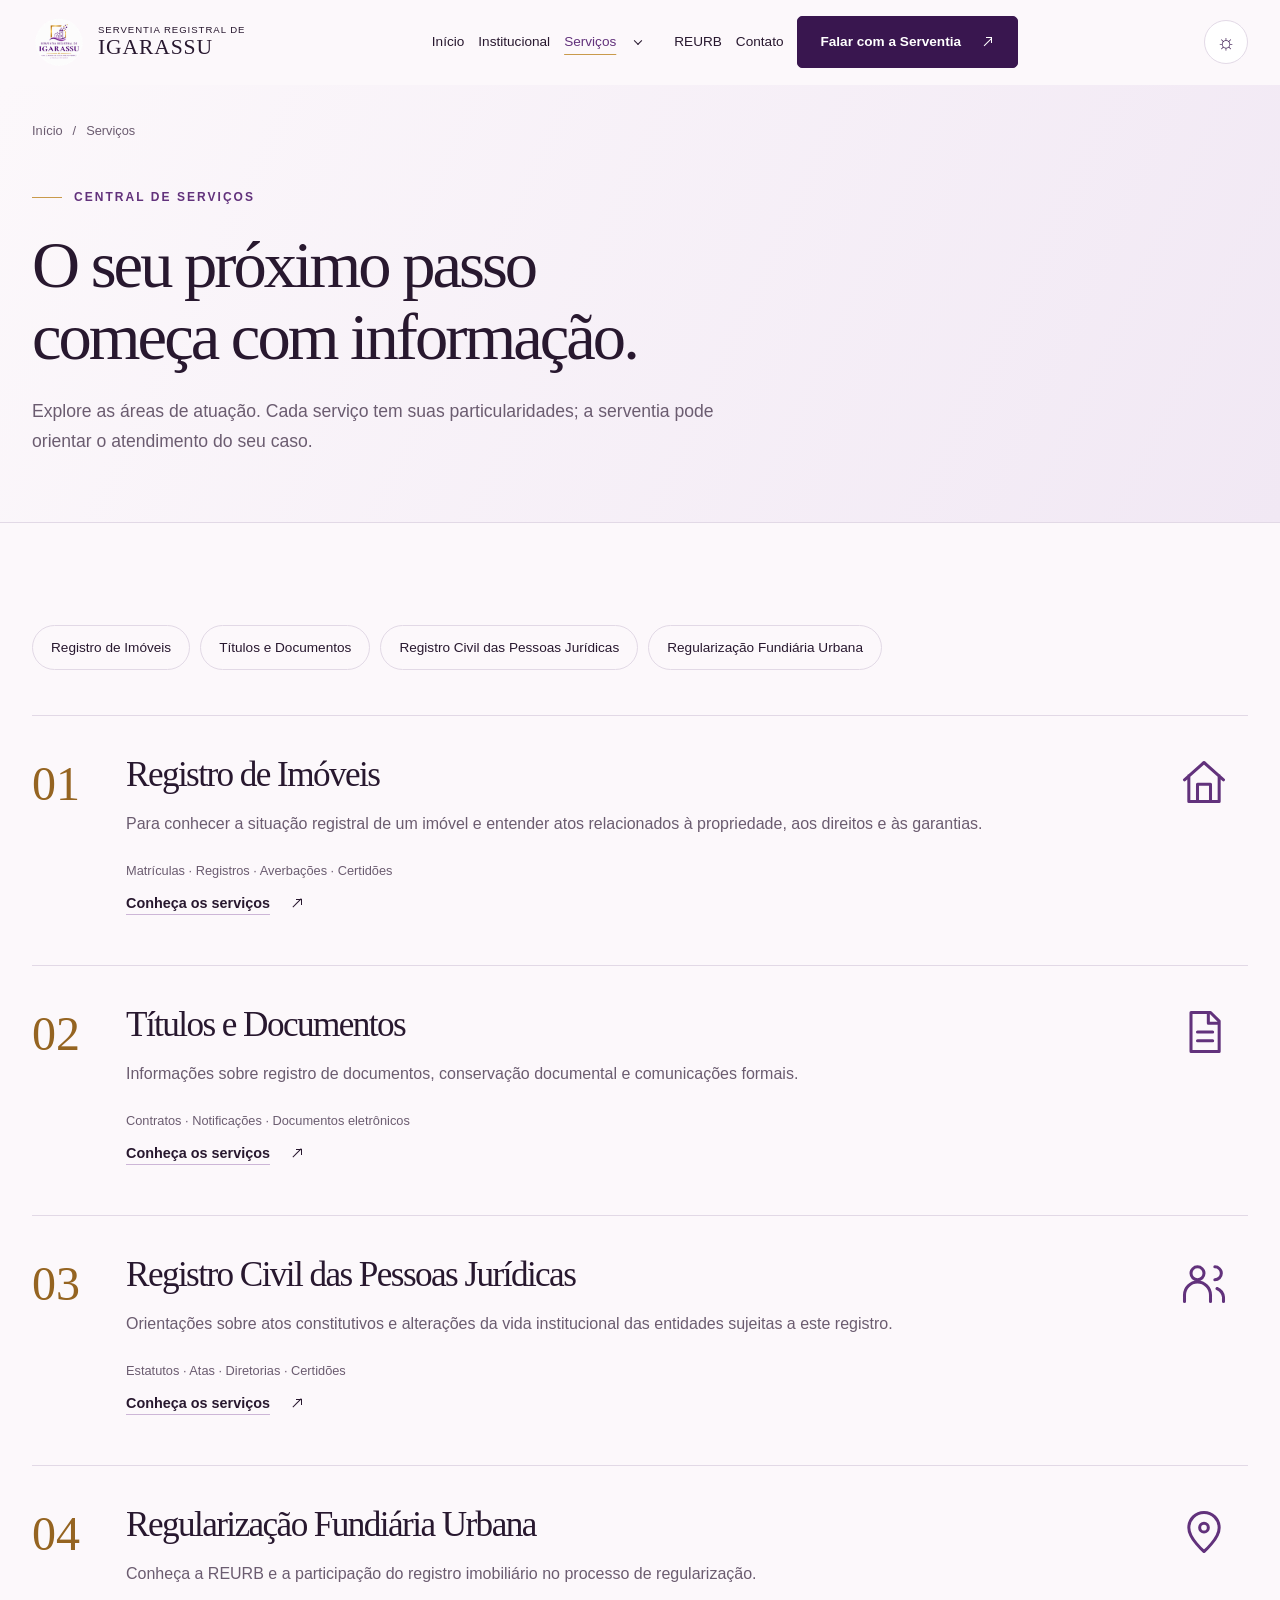
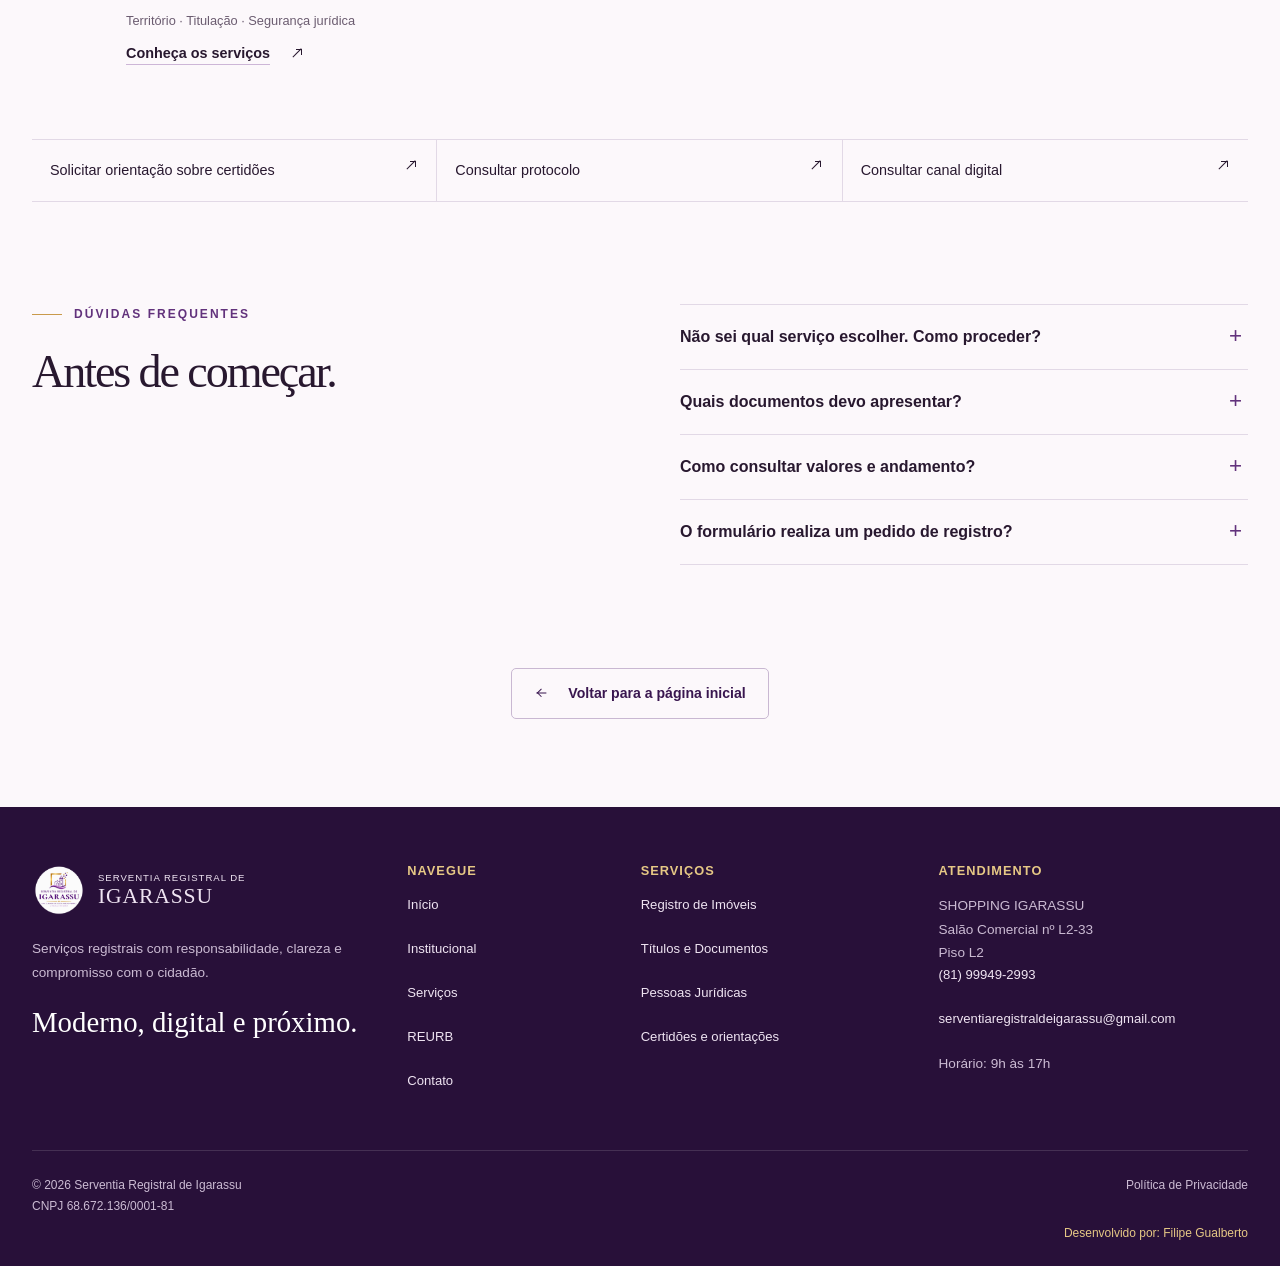
<file: servicos.html>
<!doctype html>
<html lang="pt-BR">
  <head>
    <meta charset="UTF-8" />
    <meta name="viewport" content="width=device-width, initial-scale=1" />
    <title>Serviços | Serventia Registral de Igarassu</title>
    <meta
      name="description"
      content="Encontre orientações sobre Registro de Imóveis, Títulos e Documentos, Pessoas Jurídicas, certidões e REURB."
    />
    <meta name="theme-color" content="#39164f" />
    <link rel="icon" type="image/png" href="img/logocorrigida.png" />
    <!-- TODO: definir SITE_CONFIG.siteUrl para inserir canonical e og:url com o domínio oficial. -->
    <meta property="og:type" content="website" />
    <meta property="og:locale" content="pt_BR" />
    <meta property="og:site_name" content="Serventia Registral de Igarassu" />
    <meta property="og:title" content="Serviços | Serventia Registral de Igarassu" />
    <meta
      property="og:description"
      content="Encontre orientações sobre Registro de Imóveis, Títulos e Documentos, Pessoas Jurídicas, certidões e REURB."
    />
    <script src="js/theme.js"></script>
    <link rel="stylesheet" href="css/style.css" />
    <script src="js/config.js" defer></script>
    <script src="js/main.js" defer></script>
  </head>
  <body class="services-page">
    <a class="skip-link" href="#conteudo">Ir para o conteúdo</a>
    <div class="scroll-progress" aria-hidden="true"></div>
    <header class="site-header">
      <div class="container header-inner">
        <a class="brand" href="index.html" aria-label="Serventia Registral de Igarassu — Início">
          <img
            src="img/logocorrigida.png"
            width="54"
            height="54"
            alt="Logo da Serventia Registral de Igarassu"
          />
          <span>
            <small>Serventia Registral de</small>
            <strong>IGARASSU</strong>
          </span>
        </a>
        <nav class="nav" id="navigation" aria-label="Navegação principal">
          <a href="index.html">Início</a>
          <a href="institucional.html">Institucional</a>
          <div class="dropdown">
            <div class="dropdown-row">
              <a href="servicos.html" aria-current="page">Serviços</a>
              <button
                class="dropdown-toggle"
                aria-label="Exibir categorias de serviços"
                aria-expanded="false"
                aria-controls="service-menu"
              >
                <span class="arrow arrow--down" aria-hidden="true"></span>
              </button>
            </div>
            <div class="dropdown-menu" id="service-menu" hidden>
              <a href="registro-imoveis.html">Registro de Imóveis</a>
              <a href="titulos-documentos.html">Títulos e Documentos</a>
              <a href="pessoas-juridicas.html">Registro Civil das Pessoas Jurídicas</a>
            </div>
          </div>
          <a href="reurb.html">REURB</a>
          <a href="contato.html">Contato</a>
          <a class="button" href="contato.html">
            Falar com a Serventia
            <span class="arrow" aria-hidden="true"></span>
          </a>
        </nav>
        <div class="header-actions">
          <button
            class="theme-toggle"
            type="button"
            aria-label="Ativar modo escuro"
            aria-pressed="false"
          >
            <span class="theme-sun" aria-hidden="true">☼</span>
            <span class="theme-moon" aria-hidden="true">☾</span>
          </button>
          <button
            class="menu-toggle"
            aria-label="Abrir menu"
            aria-controls="navigation"
            aria-expanded="false"
          >
            <span></span>
            <span></span>
          </button>
        </div>
      </div>
    </header>
    <div class="menu-backdrop" hidden></div>
    <main id="conteudo">
      <section class="inner-hero">
        <div class="container">
          <nav class="breadcrumb" aria-label="Caminho de navegação">
            <a href="index.html">Início</a>
            <span aria-hidden="true">/</span>
            <span aria-current="page">Serviços</span>
          </nav>
          <div class="eyebrow">Central de serviços</div>
          <h1 class="reveal reveal-up">
            O seu próximo passo
            <br />
            começa com informação.
          </h1>
          <p class="lead reveal" data-delay="100">
            Explore as áreas de atuação. Cada serviço tem suas particularidades; a serventia pode
            orientar o atendimento do seu caso.
          </p>
        </div>
      </section>
      <section class="section">
        <div class="container">
          <nav class="category-nav" aria-label="Categorias de serviços">
            <a href="#ri">Registro de Imóveis</a>
            <a href="#rtd">Títulos e Documentos</a>
            <a href="#rcpj">Registro Civil das Pessoas Jurídicas</a>
            <a href="#reurb">Regularização Fundiária Urbana</a>
          </nav>
          <article class="service-chapter reveal" id="ri">
            <span class="chapter-number">01</span>
            <div>
              <h2>Registro de Imóveis</h2>
              <p>
                Para conhecer a situação registral de um imóvel e entender atos relacionados à
                propriedade, aos direitos e às garantias.
              </p>
              <p class="source">Matrículas · Registros · Averbações · Certidões</p>
              <a class="text-link" href="registro-imoveis.html">
                Conheça os serviços
                <span class="arrow" aria-hidden="true"></span>
              </a>
            </div>
            <svg class="icon" viewBox="0 0 24 24" aria-hidden="true">
              <path d="m3 11 9-8 9 8M5 9v12h14V9M9 21v-8h6v8" />
            </svg>
          </article>
          <article class="service-chapter reveal" id="rtd">
            <span class="chapter-number">02</span>
            <div>
              <h2>Títulos e Documentos</h2>
              <p>
                Informações sobre registro de documentos, conservação documental e comunicações
                formais.
              </p>
              <p class="source">Contratos · Notificações · Documentos eletrônicos</p>
              <a class="text-link" href="titulos-documentos.html">
                Conheça os serviços
                <span class="arrow" aria-hidden="true"></span>
              </a>
            </div>
            <svg class="icon" viewBox="0 0 24 24" aria-hidden="true">
              <path d="M6 3h9l4 4v14H6zM14 3v5h5M9 12h7M9 16h7" />
            </svg>
          </article>
          <article class="service-chapter reveal" id="rcpj">
            <span class="chapter-number">03</span>
            <div>
              <h2>Registro Civil das Pessoas Jurídicas</h2>
              <p>
                Orientações sobre atos constitutivos e alterações da vida institucional das
                entidades sujeitas a este registro.
              </p>
              <p class="source">Estatutos · Atas · Diretorias · Certidões</p>
              <a class="text-link" href="pessoas-juridicas.html">
                Conheça os serviços
                <span class="arrow" aria-hidden="true"></span>
              </a>
            </div>
            <svg class="icon" viewBox="0 0 24 24" aria-hidden="true">
              <circle cx="9" cy="8" r="3" />
              <path d="M3 21v-3a6 6 0 0 1 12 0v3M17 5a3 3 0 0 1 0 6M18 15a5 5 0 0 1 3 4v2" />
            </svg>
          </article>
          <article class="service-chapter reveal" id="reurb">
            <span class="chapter-number">04</span>
            <div>
              <h2>Regularização Fundiária Urbana</h2>
              <p>
                Conheça a REURB e a participação do registro imobiliário no processo de
                regularização.
              </p>
              <p class="source">Território · Titulação · Segurança jurídica</p>
              <a class="text-link" href="reurb.html">
                Conheça os serviços
                <span class="arrow" aria-hidden="true"></span>
              </a>
            </div>
            <svg class="icon" viewBox="0 0 24 24" aria-hidden="true">
              <path d="M19 10c0 5-7 11-7 11S5 15 5 10a7 7 0 1 1 14 0Z" />
              <circle cx="12" cy="10" r="2" />
            </svg>
          </article>
          <div class="shortcuts">
            <a href="contato.html?servico=certidoes">
              Solicitar orientação sobre certidões
              <span class="arrow" aria-hidden="true"></span>
            </a>
            <a href="contato.html?servico=protocolo">
              Consultar protocolo
              <span class="arrow" aria-hidden="true"></span>
            </a>
            <a href="contato.html?servico=digital" data-config-link="registroDigital">
              Consultar canal digital
              <span class="arrow" aria-hidden="true"></span>
            </a>
          </div>
        </div>
      </section>
      <section class="section" style="padding-top: 0">
        <div class="container split">
          <div>
            <div class="eyebrow">Dúvidas frequentes</div>
            <h2>Antes de começar.</h2>
          </div>
          <div>
            <div class="accordion">
              <details>
                <summary>Não sei qual serviço escolher. Como proceder?</summary>
                <div class="answer">
                  <p>
                    Descreva sua necessidade pelo telefone ou e-mail. A serventia pode ajudar a
                    identificar a área de atendimento relacionada ao pedido.
                  </p>
                </div>
              </details>
              <details>
                <summary>Quais documentos devo apresentar?</summary>
                <div class="answer">
                  <p>
                    A documentação depende do ato pretendido e das características do caso. Antes de
                    encaminhar documentos, consulte as orientações específicas do atendimento.
                  </p>
                </div>
              </details>
              <details>
                <summary>Como consultar valores e andamento?</summary>
                <div class="answer">
                  <p>
                    Consulte a serventia sobre a tabela aplicável ao ato. Para acompanhar uma
                    solicitação, tenha em mãos as informações ou o número do protocolo, quando
                    existente.
                  </p>
                </div>
              </details>
              <details>
                <summary>O formulário realiza um pedido de registro?</summary>
                <div class="answer">
                  <p>
                    Não. O formulário prepara uma mensagem de e-mail para contato inicial. O envio
                    de uma mensagem não substitui a apresentação formal de um título.
                  </p>
                </div>
              </details>
            </div>
          </div>
        </div>
      </section>
      <section class="back-home">
        <div class="container">
          <a class="button secondary" href="index.html">
            <span class="arrow arrow--left" aria-hidden="true"></span>
            Voltar para a página inicial
          </a>
        </div>
      </section>
    </main>
    <footer class="site-footer">
      <div class="container">
        <div class="footer-grid">
          <div>
            <a
              class="brand"
              href="index.html"
              aria-label="Serventia Registral de Igarassu — Início"
            >
              <img
                src="img/logocorrigida.png"
                width="54"
                height="54"
                alt="Logo da Serventia Registral de Igarassu"
              />
              <span>
                <small>Serventia Registral de</small>
                <strong>IGARASSU</strong>
              </span>
            </a>
            <p>Serviços registrais com responsabilidade, clareza e compromisso com o cidadão.</p>
            <div class="footer-tagline">Moderno, digital e próximo.</div>
          </div>
          <div>
            <h2>NAVEGUE</h2>
            <a href="index.html">Início</a>
            <a href="institucional.html">Institucional</a>
            <a href="servicos.html">Serviços</a>
            <a href="reurb.html">REURB</a>
            <a href="contato.html">Contato</a>
          </div>
          <div>
            <h2>SERVIÇOS</h2>
            <a href="registro-imoveis.html">Registro de Imóveis</a>
            <a href="titulos-documentos.html">Títulos e Documentos</a>
            <a href="pessoas-juridicas.html">Pessoas Jurídicas</a>
            <a href="contato.html?servico=certidoes">Certidões e orientações</a>
          </div>
          <div>
            <h2>ATENDIMENTO</h2>
            <p>
              SHOPPING IGARASSU
              <br />
              Salão Comercial nº L2-33
              <br />
              Piso L2
            </p>
            <a href="tel:+5581999492993">(81) 99949-2993</a>
            <a
              href="https://mail.google.com/mail/?view=cm&amp;fs=1&amp;to=serventiaregistraldeigarassu%40gmail.com&amp;su=&amp;body="
              target="_blank"
              rel="noopener noreferrer"
            >
              serventiaregistraldeigarassu@gmail.com
            </a>
            <p>Horário: 9h às 17h</p>
          </div>
        </div>
        <div class="footer-bottom">
          <span>
            ©
            <span data-year>2026</span>
            Serventia Registral de Igarassu
            <br />
            CNPJ 68.672.136/0001-81
          </span>
          <div class="footer-credit">
            <a href="politica-privacidade.html">Política de Privacidade</a>
            <span>Desenvolvido por: Filipe Gualberto</span>
          </div>
        </div>
      </div>
    </footer>
  </body>
</html>
</file>
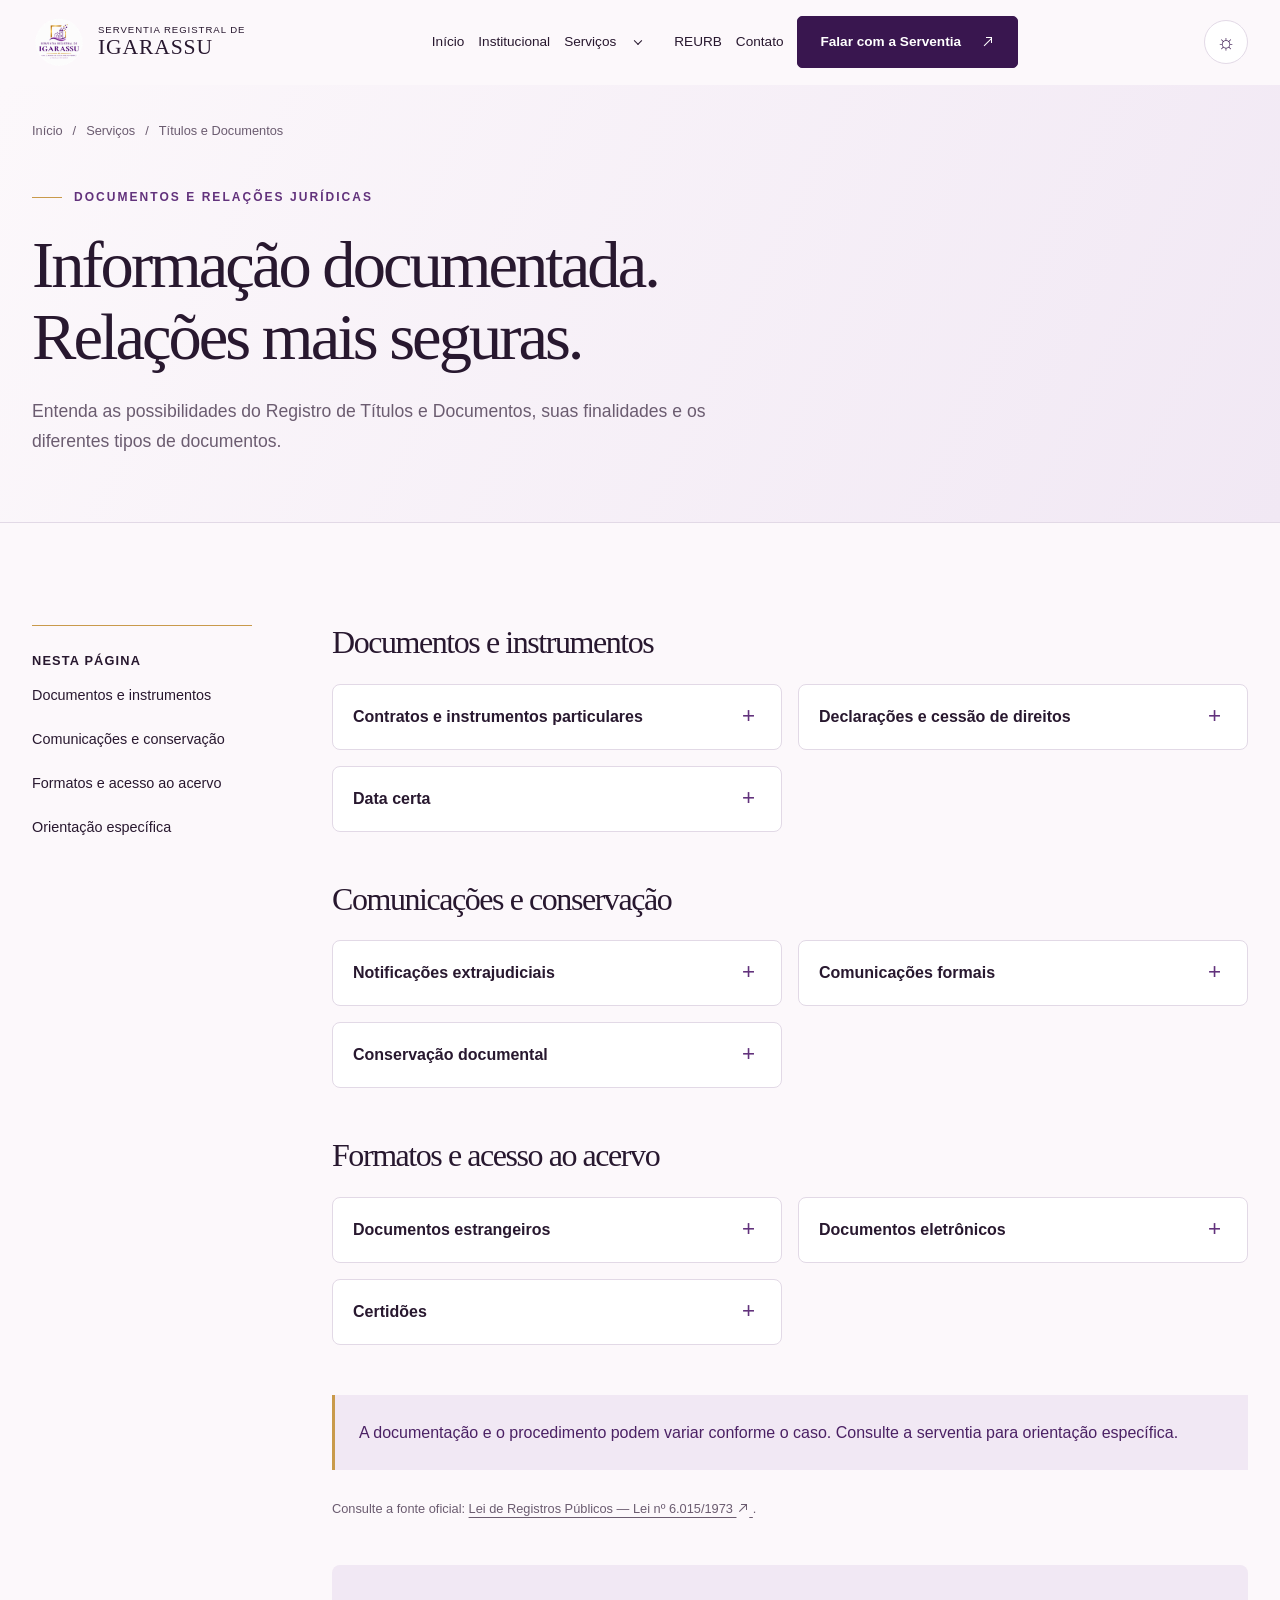
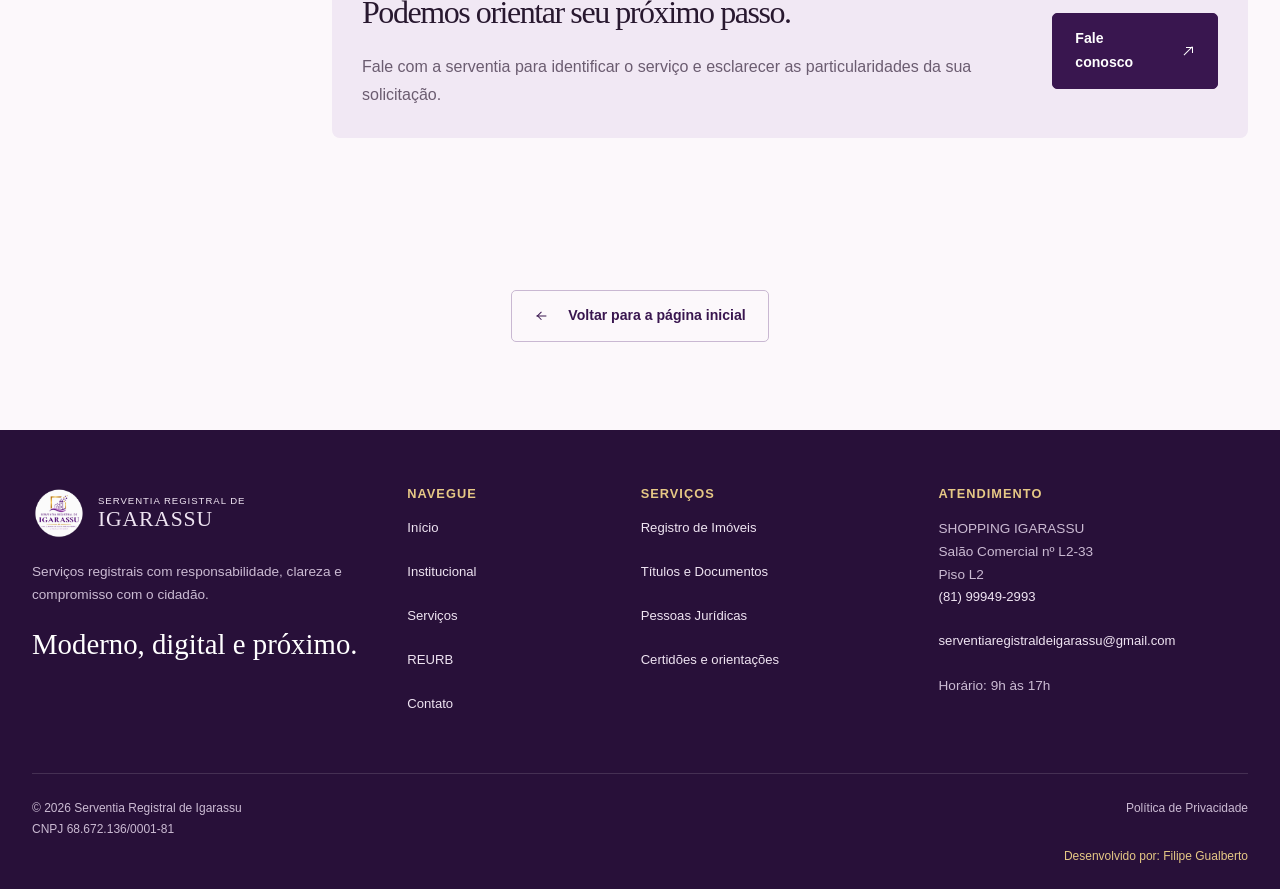
<file: titulos-documentos.html>
<!doctype html>
<html lang="pt-BR">
  <head>
    <meta charset="UTF-8" />
    <meta name="viewport" content="width=device-width, initial-scale=1" />
    <title>Títulos e Documentos | Serventia Registral de Igarassu</title>
    <meta
      name="description"
      content="Orientações sobre contratos, notificações extrajudiciais, conservação documental e certidões de títulos e documentos."
    />
    <meta name="theme-color" content="#39164f" />
    <link rel="icon" type="image/png" href="img/logocorrigida.png" />
    <!-- TODO: definir SITE_CONFIG.siteUrl para inserir canonical e og:url com o domínio oficial. -->
    <meta property="og:type" content="website" />
    <meta property="og:locale" content="pt_BR" />
    <meta property="og:site_name" content="Serventia Registral de Igarassu" />
    <meta property="og:title" content="Títulos e Documentos | Serventia Registral de Igarassu" />
    <meta
      property="og:description"
      content="Orientações sobre contratos, notificações extrajudiciais, conservação documental e certidões de títulos e documentos."
    />
    <script src="js/theme.js"></script>
    <link rel="stylesheet" href="css/style.css" />
    <script src="js/config.js" defer></script>
    <script src="js/main.js" defer></script>
  </head>
  <body class="rtd-page">
    <a class="skip-link" href="#conteudo">Ir para o conteúdo</a>
    <div class="scroll-progress" aria-hidden="true"></div>
    <header class="site-header">
      <div class="container header-inner">
        <a class="brand" href="index.html" aria-label="Serventia Registral de Igarassu — Início">
          <img
            src="img/logocorrigida.png"
            width="54"
            height="54"
            alt="Logo da Serventia Registral de Igarassu"
          />
          <span>
            <small>Serventia Registral de</small>
            <strong>IGARASSU</strong>
          </span>
        </a>
        <nav class="nav" id="navigation" aria-label="Navegação principal">
          <a href="index.html">Início</a>
          <a href="institucional.html">Institucional</a>
          <div class="dropdown">
            <div class="dropdown-row">
              <a href="servicos.html">Serviços</a>
              <button
                class="dropdown-toggle"
                aria-label="Exibir categorias de serviços"
                aria-expanded="false"
                aria-controls="service-menu"
              >
                <span class="arrow arrow--down" aria-hidden="true"></span>
              </button>
            </div>
            <div class="dropdown-menu" id="service-menu" hidden>
              <a href="registro-imoveis.html">Registro de Imóveis</a>
              <a href="titulos-documentos.html" aria-current="page">Títulos e Documentos</a>
              <a href="pessoas-juridicas.html">Registro Civil das Pessoas Jurídicas</a>
            </div>
          </div>
          <a href="reurb.html">REURB</a>
          <a href="contato.html">Contato</a>
          <a class="button" href="contato.html">
            Falar com a Serventia
            <span class="arrow" aria-hidden="true"></span>
          </a>
        </nav>
        <div class="header-actions">
          <button
            class="theme-toggle"
            type="button"
            aria-label="Ativar modo escuro"
            aria-pressed="false"
          >
            <span class="theme-sun" aria-hidden="true">☼</span>
            <span class="theme-moon" aria-hidden="true">☾</span>
          </button>
          <button
            class="menu-toggle"
            aria-label="Abrir menu"
            aria-controls="navigation"
            aria-expanded="false"
          >
            <span></span>
            <span></span>
          </button>
        </div>
      </div>
    </header>
    <div class="menu-backdrop" hidden></div>
    <main id="conteudo">
      <section class="inner-hero">
        <div class="container">
          <nav class="breadcrumb" aria-label="Caminho de navegação">
            <a href="index.html">Início</a>
            <span aria-hidden="true">/</span>
            <a href="servicos.html">Serviços</a>
            <span aria-hidden="true">/</span>
            <span aria-current="page">Títulos e Documentos</span>
          </nav>
          <div class="eyebrow">Documentos e relações jurídicas</div>
          <h1 class="reveal reveal-up">
            Informação documentada.
            <br />
            Relações mais seguras.
          </h1>
          <p class="lead reveal" data-delay="100">
            Entenda as possibilidades do Registro de Títulos e Documentos, suas finalidades e os
            diferentes tipos de documentos.
          </p>
        </div>
      </section>
      <section class="section">
        <div class="container reading-layout">
          <nav class="side-nav" aria-label="Nesta página">
            <strong>Nesta página</strong>
            <a href="#documentos">Documentos e instrumentos</a>
            <a href="#comunicacoes">Comunicações e conservação</a>
            <a href="#formatos">Formatos e acesso ao acervo</a>
            <a href="#orientacao">Orientação específica</a>
          </nav>
          <div class="reading-content">
            <section id="documentos" class="reveal">
              <h2>Documentos e instrumentos</h2>
              <div class="accordion">
                <details>
                  <summary>Contratos e instrumentos particulares</summary>
                  <div class="answer">
                    <p>
                      Documentam acordos e manifestações de vontade. A modalidade de registro
                      adequada depende do conteúdo e da finalidade, sem substituir registros de
                      competência específica.
                    </p>
                  </div>
                </details>
                <details>
                  <summary>Declarações e cessão de direitos</summary>
                  <div class="answer">
                    <p>
                      Declarações formalizam manifestações; cessões tratam da transferência de
                      determinados direitos. A natureza do documento orienta a análise de seu
                      ingresso no registro.
                    </p>
                  </div>
                </details>
                <details>
                  <summary>Data certa</summary>
                  <div class="answer">
                    <p>
                      O registro pode contribuir para a comprovação da data de apresentação de um
                      documento. Os efeitos jurídicos dependem da espécie de ato praticado.
                    </p>
                  </div>
                </details>
              </div>
            </section>
            <section id="comunicacoes" class="reveal">
              <h2>Comunicações e conservação</h2>
              <div class="accordion">
                <details>
                  <summary>Notificações extrajudiciais</summary>
                  <div class="answer">
                    <p>
                      Permitem documentar uma comunicação por meio do serviço registral. Informe o
                      conteúdo, a finalidade e os dados disponíveis para orientação sobre o
                      procedimento.
                    </p>
                  </div>
                </details>
                <details>
                  <summary>Comunicações formais</summary>
                  <div class="answer">
                    <p>
                      A forma de realização e de comprovação da comunicação depende da solicitação e
                      das regras aplicáveis. O atendimento esclarece as possibilidades para o caso.
                    </p>
                  </div>
                </details>
                <details>
                  <summary>Conservação documental</summary>
                  <div class="answer">
                    <p>
                      O registro para conservação tem finalidade própria de arquivamento de conteúdo
                      e data. Não deve ser confundido com outras modalidades de registro ou com
                      garantia de validade do negócio.
                    </p>
                  </div>
                </details>
              </div>
            </section>
            <section id="formatos" class="reveal">
              <h2>Formatos e acesso ao acervo</h2>
              <div class="accordion">
                <details>
                  <summary>Documentos estrangeiros</summary>
                  <div class="answer">
                    <p>
                      A utilização de documentos produzidos no exterior pode envolver tradução e
                      outras formalidades. Os requisitos são verificados de acordo com a origem, o
                      conteúdo e a finalidade.
                    </p>
                  </div>
                </details>
                <details>
                  <summary>Documentos eletrônicos</summary>
                  <div class="answer">
                    <p>
                      A apresentação digital depende de formato, assinatura e canal compatíveis com
                      as normas do serviço. Consulte as orientações antes de encaminhar arquivos.
                    </p>
                  </div>
                </details>
                <details>
                  <summary>Certidões</summary>
                  <div class="answer">
                    <p>
                      São emitidas a partir das informações do acervo. Dados que permitam localizar
                      o registro auxiliam a identificação do documento pretendido.
                    </p>
                  </div>
                </details>
              </div>
            </section>
            <section id="orientacao">
              <aside class="notice">
                <p>
                  A documentação e o procedimento podem variar conforme o caso. Consulte a serventia
                  para orientação específica.
                </p>
              </aside>
              <p class="source">
                Consulte a fonte oficial:
                <a
                  href="https://www.planalto.gov.br/ccivil_03/leis/l6015compilada.htm"
                  target="_blank"
                  rel="noopener noreferrer"
                >
                  Lei de Registros Públicos — Lei nº 6.015/1973
                  <span class="arrow" aria-hidden="true"></span>
                  <span class="visually-hidden">(abre em nova aba)</span>
                </a>
                .
              </p>
              <aside class="compact-cta reveal">
                <div>
                  <h2>Podemos orientar seu próximo passo.</h2>
                  <p>
                    Fale com a serventia para identificar o serviço e esclarecer as particularidades
                    da sua solicitação.
                  </p>
                </div>
                <a class="button" href="contato.html">
                  Fale conosco
                  <span class="arrow" aria-hidden="true"></span>
                </a>
              </aside>
            </section>
          </div>
        </div>
      </section>
      <section class="back-home">
        <div class="container">
          <a class="button secondary" href="index.html">
            <span class="arrow arrow--left" aria-hidden="true"></span>
            Voltar para a página inicial
          </a>
        </div>
      </section>
    </main>
    <footer class="site-footer">
      <div class="container">
        <div class="footer-grid">
          <div>
            <a
              class="brand"
              href="index.html"
              aria-label="Serventia Registral de Igarassu — Início"
            >
              <img
                src="img/logocorrigida.png"
                width="54"
                height="54"
                alt="Logo da Serventia Registral de Igarassu"
              />
              <span>
                <small>Serventia Registral de</small>
                <strong>IGARASSU</strong>
              </span>
            </a>
            <p>Serviços registrais com responsabilidade, clareza e compromisso com o cidadão.</p>
            <div class="footer-tagline">Moderno, digital e próximo.</div>
          </div>
          <div>
            <h2>NAVEGUE</h2>
            <a href="index.html">Início</a>
            <a href="institucional.html">Institucional</a>
            <a href="servicos.html">Serviços</a>
            <a href="reurb.html">REURB</a>
            <a href="contato.html">Contato</a>
          </div>
          <div>
            <h2>SERVIÇOS</h2>
            <a href="registro-imoveis.html">Registro de Imóveis</a>
            <a href="titulos-documentos.html">Títulos e Documentos</a>
            <a href="pessoas-juridicas.html">Pessoas Jurídicas</a>
            <a href="contato.html?servico=certidoes">Certidões e orientações</a>
          </div>
          <div>
            <h2>ATENDIMENTO</h2>
            <p>
              SHOPPING IGARASSU
              <br />
              Salão Comercial nº L2-33
              <br />
              Piso L2
            </p>
            <a href="tel:+5581999492993">(81) 99949-2993</a>
            <a
              href="https://mail.google.com/mail/?view=cm&amp;fs=1&amp;to=serventiaregistraldeigarassu%40gmail.com&amp;su=&amp;body="
              target="_blank"
              rel="noopener noreferrer"
            >
              serventiaregistraldeigarassu@gmail.com
            </a>
            <p>Horário: 9h às 17h</p>
          </div>
        </div>
        <div class="footer-bottom">
          <span>
            ©
            <span data-year>2026</span>
            Serventia Registral de Igarassu
            <br />
            CNPJ 68.672.136/0001-81
          </span>
          <div class="footer-credit">
            <a href="politica-privacidade.html">Política de Privacidade</a>
            <span>Desenvolvido por: Filipe Gualberto</span>
          </div>
        </div>
      </div>
    </footer>
  </body>
</html>
</file>
<file: css/style.css>
/* 1. Reset */
*,
*::before,
*::after {
  box-sizing: border-box;
}
body,
h1,
h2,
h3,
p,
figure {
  margin: 0;
}
img,
svg {
  max-width: 100%;
}
button,
input,
textarea,
select {
  font: inherit;
}
button,
a {
  -webkit-tap-highlight-color: transparent;
}
button {
  cursor: pointer;
}
a {
  color: inherit;
}
img {
  display: block;
}
button {
  color: inherit;
}
[hidden] {
  display: none !important;
}
/* 2. Variáveis */
:root {
  --purple-950: #281039;
  --purple-900: #39164f;
  --purple-800: #4b2164;
  --purple-700: #62327c;
  --purple-500: #8752a0;
  --gold-700: #956421;
  --gold-600: #c99a4b;
  --gold-500: #d2a65c;
  --gold-300: #e6c885;
  --lilac-200: #e5d3eb;
  --lilac-100: #f1e8f4;
  --pearl: #fcf8fb;
  --surface: #fff;
  --text: #28182f;
  --text-soft: #6b5c70;
  --line: #e2d9e6;
  --container: 1240px;
  --radius-sm: 8px;
  --radius-md: 18px;
  --radius-lg: 28px;
  --shadow: 0 16px 40px #2d123d0b;
  --header-height: 84px;
  --space: clamp(64px, 8vw, 112px);
  --transition: 280ms cubic-bezier(0.2, 0.7, 0.3, 1);
}
/* 3. Base */
html {
  scroll-behavior: smooth;
  scroll-padding-top: 110px;
}
body {
  background: var(--pearl);
  color: var(--text);
  font-family: Arial, Helvetica, sans-serif;
  font-size: 16px;
  line-height: 1.7;
}
a {
  text-decoration: none;
}
p + p {
  margin-top: 16px;
}
::selection {
  background: var(--lilac-200);
}
:focus-visible {
  outline: 3px solid var(--gold-700);
  outline-offset: 5px;
}
main {
  min-height: 65vh;
}
section[id] {
  scroll-margin-top: 110px;
}
/* 4. Tipografia */
h1,
h2,
.display {
  font-family: Georgia, 'Times New Roman', serif;
  font-weight: 400;
  letter-spacing: -0.045em;
  line-height: 1.08;
}
h1 {
  font-size: clamp(2.5rem, 5.2vw, 5rem);
}
h2 {
  font-size: clamp(2rem, 3.6vw, 3.5rem);
}
h3 {
  font-size: 1.18rem;
  line-height: 1.35;
}
p {
  color: var(--text-soft);
}
.eyebrow {
  font-size: 0.75rem;
  letter-spacing: 0.17em;
  text-transform: uppercase;
  font-weight: 700;
  display: flex;
  align-items: center;
  gap: 12px;
  margin-bottom: 22px;
  color: var(--purple-700);
}
.eyebrow::before {
  content: '';
  width: 30px;
  height: 1px;
  background: var(--gold-600);
}
.lead {
  font-size: 1.1rem;
  max-width: 620px;
  margin-top: 24px;
}
.muted {
  color: var(--text-soft);
}
/* 5. Utilitários */
.container {
  width: min(var(--container), calc(100% - 40px));
  margin-inline: auto;
}
.section {
  padding-block: var(--space);
}
.split {
  display: grid;
  gap: 40px;
}
.section-heading {
  display: flex;
  flex-direction: column;
  gap: 24px;
  margin-bottom: 40px;
}
.section-heading p {
  max-width: 370px;
}
.actions {
  display: flex;
  flex-wrap: wrap;
  gap: 12px;
  margin-top: 30px;
}
.skip-link {
  position: fixed;
  top: -100px;
  left: 16px;
  background: white;
  padding: 12px;
  z-index: 100;
}
.skip-link:focus {
  top: 8px;
}
.icon {
  width: 26px;
  height: 26px;
  fill: none;
  stroke: currentColor;
  stroke-width: 1.4;
  stroke-linecap: round;
  stroke-linejoin: round;
  flex-shrink: 0;
}
.arrow {
  display: inline-block;
  position: relative;
  width: 1em;
  height: 1em;
  flex-shrink: 0;
  vertical-align: -0.125em;
  transition: transform var(--transition);
}
.arrow::before,
.arrow::after {
  content: '';
  position: absolute;
  border: 0 solid currentColor;
}
.arrow::before {
  top: 50%;
  left: 50%;
  width: 0.82em;
  border-top-width: 0.1em;
  transform: translate(-50%, -50%) rotate(-45deg);
}
.arrow::after {
  top: 0.17em;
  right: 0.17em;
  width: 0.44em;
  height: 0.44em;
  border-width: 0.1em 0.1em 0 0;
}
.arrow--left::before {
  width: 0.66em;
  transform: translate(-50%, -50%);
}
.arrow--left::after {
  top: 50%;
  left: 0.24em;
  right: auto;
  border-width: 0 0 0.1em 0.1em;
  transform: translateY(-50%) rotate(45deg);
}
.arrow--down::before {
  content: none;
}
.arrow--down::after {
  top: 50%;
  left: 50%;
  right: auto;
  transform: translate(-50%, -70%) rotate(135deg);
}
.button:hover .arrow,
.text-link:hover .arrow {
  transform: translateX(4px);
}
.button {
  display: inline-flex;
  align-items: center;
  justify-content: center;
  gap: 20px;
  min-height: 50px;
  padding: 13px 22px;
  border: 1px solid var(--purple-900);
  background: var(--purple-900);
  color: white;
  border-radius: 5px;
  font-size: 0.88rem;
  font-weight: 600;
  transition:
    background var(--transition),
    transform var(--transition);
}
.button:hover {
  background: var(--purple-700);
  transform: translateY(-2px);
}
.button:active {
  transform: translateY(1px);
}
.button.secondary {
  background: transparent;
  color: var(--purple-900);
  border-color: #c9b8d2;
}
.button.gold {
  background: var(--gold-300);
  border-color: var(--gold-300);
  color: var(--purple-950);
}
.text-link {
  display: inline-flex;
  align-items: center;
  gap: 20px;
  min-height: 44px;
  font-size: 0.9rem;
  font-weight: 600;
  text-decoration: underline;
  text-underline-offset: 6px;
  text-decoration-color: #cdb6d7;
}
.badge {
  display: inline-block;
  border: 1px solid var(--line);
  border-radius: 30px;
  padding: 6px 13px;
  font-size: 0.75rem;
}
.notice {
  padding: 24px;
  border-left: 3px solid var(--gold-600);
  background: var(--lilac-100);
  margin-block: 28px;
}
.notice p {
  color: var(--purple-800);
}
.visually-hidden {
  position: absolute;
  width: 1px;
  height: 1px;
  padding: 0;
  margin: -1px;
  overflow: hidden;
  clip-path: inset(50%);
  white-space: nowrap;
  border: 0;
}
.privacy-article a {
  overflow-wrap: anywhere;
}
.source a {
  display: inline;
}
.legal-links .visually-hidden {
  display: none;
}
/* 6. Header */
.site-header {
  position: sticky;
  top: 0;
  background: #fcf8fbf5;
  z-index: 30;
  border-bottom: 1px solid transparent;
  transition: box-shadow var(--transition);
}
.site-header.scrolled {
  box-shadow: 0 4px 25px #28103912;
  border-color: var(--line);
}
.header-inner {
  min-height: var(--header-height);
  display: flex;
  align-items: center;
  justify-content: space-between;
  gap: 20px;
}
.brand {
  display: flex;
  align-items: center;
  gap: 12px;
  line-height: 1.25;
}
.brand img {
  width: 54px;
  height: 54px;
  object-fit: contain;
  border-radius: 50%;
}
.brand small {
  display: block;
  font-size: 0.6rem;
  letter-spacing: 0.1em;
  text-transform: uppercase;
}
.brand strong {
  font:
    400 1.35rem Georgia,
    serif;
  letter-spacing: 0.04em;
}
.nav {
  display: flex;
  gap: 14px;
  align-items: center;
}
.nav a,
.dropdown-toggle {
  font-size: 0.85rem;
  min-height: 44px;
  display: inline-flex;
  align-items: center;
}
.nav a[aria-current='page'] {
  color: var(--purple-700);
  text-decoration: underline;
  text-underline-offset: 8px;
  text-decoration-color: var(--gold-600);
}
.dropdown {
  position: relative;
}
.dropdown-row {
  display: flex;
  align-items: center;
}
.dropdown-toggle {
  border: 0;
  background: transparent;
  justify-content: center;
  min-width: 44px;
}
.dropdown-menu {
  position: absolute;
  top: 100%;
  left: -20px;
  width: 290px;
  padding: 12px 20px;
  background: white;
  border: 1px solid var(--line);
  box-shadow: var(--shadow);
  border-radius: 8px;
}
.dropdown-menu a {
  display: flex;
  padding-block: 6px;
}
.menu-toggle {
  display: none;
  border: 1px solid var(--line);
  background: white;
  width: 48px;
  height: 48px;
  border-radius: 50%;
  position: relative;
}
.menu-toggle span {
  position: absolute;
  width: 19px;
  height: 1px;
  background: var(--purple-900);
  left: 14px;
  top: 19px;
  transition: transform var(--transition);
}
.menu-toggle span + span {
  top: 27px;
}
.menu-toggle[aria-expanded='true'] span {
  transform: translateY(4px) rotate(45deg);
}
.menu-toggle[aria-expanded='true'] span + span {
  transform: translateY(-4px) rotate(-45deg);
}
.menu-backdrop {
  position: fixed;
  inset: 84px 0 0;
  background: #18062366;
  z-index: 29;
}
.scroll-progress {
  position: fixed;
  top: 0;
  left: 0;
  height: 2px;
  width: 100%;
  transform: scaleX(0);
  transform-origin: left;
  background: var(--gold-600);
  z-index: 40;
}
/* 7. Componentes */
.service-grid {
  display: grid;
  gap: 16px;
}
.service-card {
  padding: 30px;
  background: white;
  border: 1px solid var(--line);
  border-radius: var(--radius-sm);
  display: flex;
  flex-direction: column;
  align-items: flex-start;
  transition:
    transform var(--transition),
    box-shadow var(--transition),
    border-color var(--transition);
}
.service-card:hover,
.service-card:focus-within {
  transform: translateY(-4px);
  box-shadow: var(--shadow);
  border-color: var(--gold-600);
}
.service-card .icon {
  margin-bottom: 24px;
  color: var(--purple-700);
  width: 34px;
  height: 34px;
}
.service-card h3 {
  font:
    400 1.7rem Georgia,
    serif;
  margin-bottom: 12px;
}
.service-card p {
  font-size: 0.95rem;
}
.service-card .text-link {
  margin-top: 22px;
}
.service-card.featured {
  background: var(--purple-900);
  color: white;
  position: relative;
  overflow: hidden;
}
.service-card.featured p {
  color: #dfd2e5;
}
.service-card.featured .icon {
  color: var(--gold-300);
}
.shortcuts {
  display: grid;
  border-block: 1px solid var(--line);
  margin-top: 24px;
}
.shortcuts a {
  padding: 18px 8px;
  display: flex;
  justify-content: space-between;
  gap: 14px;
  border-bottom: 1px solid var(--line);
  font-size: 0.9rem;
}
.shortcuts a:last-child {
  border-bottom: 0;
}
.shortcuts a:hover {
  color: var(--purple-700);
  background: var(--lilac-100);
}
.accordion {
  border-top: 1px solid var(--line);
}
.accordion details {
  border-bottom: 1px solid var(--line);
}
.accordion summary {
  list-style: none;
  cursor: pointer;
  min-height: 64px;
  padding: 20px 34px 20px 0;
  font-weight: 600;
  position: relative;
  line-height: 1.5;
}
.accordion summary::-webkit-details-marker {
  display: none;
}
.accordion summary::after {
  content: '+';
  position: absolute;
  right: 6px;
  color: var(--purple-700);
  font-size: 1.4rem;
  top: 14px;
  font-weight: 400;
}
.accordion details[open] summary::after {
  content: '−';
}
.accordion .answer {
  padding: 0 24px 24px 0;
  max-width: 820px;
  animation: fade 0.25s ease;
}
.breadcrumb {
  display: flex;
  flex-wrap: wrap;
  gap: 10px;
  font-size: 0.8rem;
  color: var(--text-soft);
  margin-bottom: 34px;
}
.breadcrumb a {
  min-height: 44px;
  display: inline-flex;
  align-items: center;
}
.breadcrumb span {
  align-self: center;
}
.compact-cta {
  margin-top: 45px;
  padding: 30px;
  background: var(--lilac-100);
  display: flex;
  flex-direction: column;
  gap: 22px;
  border-radius: 8px;
}
.compact-cta h2 {
  font-size: 2rem;
}
.legal-links {
  display: grid;
  gap: 0;
}
.legal-links a {
  padding: 20px 0;
  border-bottom: 1px solid var(--line);
  display: flex;
  justify-content: space-between;
  gap: 16px;
}
.legal-links a:hover {
  color: var(--purple-700);
}
/* 8. Home */
.hero {
  position: relative;
  overflow: hidden;
  padding: 40px 0 0;
  background: radial-gradient(ellipse at 90% 40%, #ede0f0 0, transparent 50%), var(--pearl);
}
.hero-topline {
  display: flex;
  justify-content: space-between;
  gap: 20px;
  border-bottom: 1px solid var(--line);
  padding-bottom: 20px;
  margin-bottom: 40px;
}
.hero-topline .eyebrow {
  margin: 0;
}
.hero-location {
  font-size: 0.75rem;
  color: var(--text-soft);
  letter-spacing: 0.08em;
}
.hero-layout {
  display: grid;
  gap: 36px;
  position: relative;
}
.hero h1 {
  max-width: 840px;
  position: relative;
  z-index: 2;
}
.hero h1 em {
  font-weight: 400;
  color: var(--purple-700);
}
.hero-bottom {
  display: grid;
  gap: 28px;
  margin-top: 28px;
  padding-bottom: 50px;
}
.hero-bottom p {
  max-width: 460px;
}
.hero .actions {
  margin-top: 22px;
}
.brand-panel {
  position: relative;
  display: flex;
  align-items: center;
  justify-content: center;
  padding: 30px;
  border: 1px solid #cfb8d6;
  border-radius: 50% 50% 8px 8px;
  background: #f8f0f8;
  max-width: 360px;
  aspect-ratio: 1;
  margin-inline: auto;
  isolation: isolate;
}
.brand-panel::before {
  content: '';
  position: absolute;
  inset: 12px;
  border: 1px solid var(--gold-600);
  border-radius: 50% 50% 5px 5px;
  z-index: -1;
}
.brand-panel img {
  width: 100%;
  height: auto;
  object-fit: contain;
  border-radius: 50%;
}
.brand-panel::after {
  content: '';
  position: absolute;
  width: 9px;
  height: 9px;
  background: var(--gold-600);
  top: 18%;
  right: 3%;
  transform: rotate(45deg);
  animation: float 7s ease-in-out infinite;
}
.hero-signature {
  font-size: 0.7rem;
  letter-spacing: 0.14em;
  text-transform: uppercase;
  color: var(--purple-700);
  text-align: center;
  margin-top: 16px;
}
.hero-services {
  display: flex;
  flex-wrap: wrap;
  gap: 12px 22px;
  margin-top: 26px;
  font-size: 0.75rem;
  color: var(--text-soft);
}
.hero-services span::before {
  content: '◇';
  color: var(--gold-700);
  margin-right: 8px;
}
.principles {
  background: var(--purple-950);
  color: #e7d8ec;
  overflow: hidden;
}
.principle-track {
  display: flex;
  flex-wrap: wrap;
  justify-content: space-between;
  gap: 14px 24px;
  padding-block: 22px;
  font-size: 0.75rem;
  letter-spacing: 0.07em;
}
.principle-track span {
  display: flex;
  align-items: center;
  gap: 24px;
}
.principle-track span::before {
  content: '✦';
  font-size: 0.7rem;
  color: var(--gold-300);
}
.institutional-home {
  border-top: 1px solid var(--line);
}
.editorial-quote {
  font:
    400 clamp(1.6rem, 3vw, 2.6rem) / 1.35 Georgia,
    serif;
  color: var(--purple-800);
  padding-left: 28px;
  border-left: 1px solid var(--gold-600);
}
.official {
  margin-top: 28px;
  padding-top: 24px;
  border-top: 1px solid var(--line);
}
.official strong {
  display: block;
  font-weight: 500;
  color: var(--text);
}
.official small {
  font-size: 0.8rem;
  color: var(--text-soft);
}
.reurb-feature {
  background: var(--purple-950);
  color: white;
  position: relative;
  overflow: hidden;
}
.reurb-feature::after {
  content: '';
  position: absolute;
  width: 480px;
  height: 480px;
  border: 1px solid #d2a65c35;
  border-radius: 50%;
  right: -250px;
  bottom: -220px;
  pointer-events: none;
  animation: float 12s ease-in-out infinite;
}
.reurb-feature .eyebrow {
  color: var(--gold-300);
}
.reurb-feature p {
  color: #d9c9e2;
}
.reurb-feature .display {
  font-size: clamp(4rem, 12vw, 10rem);
  color: #e6c885;
  line-height: 1;
  letter-spacing: -0.05em;
}
.reurb-feature h2 {
  margin-top: 22px;
}
.reurb-feature .split {
  align-items: center;
}
.reurb-note {
  border-top: 1px solid #ffffff30;
  padding-top: 22px;
  margin-top: 26px;
  font-size: 0.85rem;
}
.journey {
  display: grid;
  gap: 28px;
  counter-reset: step;
  margin-top: 40px;
}
.journey article {
  border-top: 1px solid var(--line);
  padding-top: 20px;
}
.step {
  font:
    400 2.3rem Georgia,
    serif;
  color: var(--gold-700);
  display: block;
  margin-bottom: 20px;
}
.journey h3 {
  font-size: 1rem;
  margin-bottom: 10px;
}
.journey p {
  font-size: 0.9rem;
}
.contact-banner {
  background: var(--lilac-100);
}
.contact-banner h2 {
  max-width: 540px;
}
.contact-lines {
  display: grid;
  gap: 18px;
}
.contact-lines a {
  overflow-wrap: anywhere;
  min-height: 44px;
  display: inline-flex;
  align-items: center;
}
.contact-lines small {
  display: block;
  color: var(--text-soft);
  text-transform: uppercase;
  letter-spacing: 0.12em;
  font-size: 0.7rem;
}
/* 9. Institucional */
.institutional-panel {
  position: relative;
  background: var(--lilac-100);
  padding: 30px;
  border-radius: 160px 160px 8px 8px;
  border: 1px solid #d7bddf;
}
.institutional-panel img {
  width: 100%;
  max-height: 600px;
  object-fit: contain;
}
.institutional-fallback {
  padding: 80px 24px;
  text-align: center;
  font:
    400 2.5rem/1.3 Georgia,
    serif;
  color: var(--purple-700);
}
.institutional-fallback small {
  display: block;
  font:
    400 0.8rem Arial,
    sans-serif;
  margin-top: 25px;
}
.values {
  display: grid;
  gap: 26px;
}
.values article {
  padding-top: 24px;
  border-top: 1px solid var(--gold-600);
}
.values h3 {
  margin-bottom: 15px;
}
/* 10. Serviços */
.category-nav {
  display: flex;
  flex-wrap: wrap;
  gap: 10px;
  margin-bottom: 45px;
}
.category-nav a {
  border: 1px solid var(--line);
  padding: 10px 18px;
  border-radius: 30px;
  min-height: 44px;
  font-size: 0.85rem;
}
.category-nav a:hover {
  background: var(--purple-900);
  color: white;
}
.service-chapter {
  display: grid;
  gap: 24px;
  padding: 40px 0;
  border-top: 1px solid var(--line);
}
.service-chapter .chapter-number {
  font:
    400 3rem Georgia,
    serif;
  color: var(--gold-700);
}
.service-chapter h2 {
  font-size: 2.2rem;
  margin-bottom: 16px;
}
.service-chapter .icon {
  width: 52px;
  height: 52px;
  color: var(--purple-700);
}
/* 11. Páginas internas */
.inner-hero {
  padding: 24px 0 65px;
  border-bottom: 1px solid var(--line);
  background: linear-gradient(115deg, var(--pearl), var(--lilac-100));
  overflow: hidden;
}
.inner-hero h1 {
  max-width: 900px;
}
.inner-hero .lead {
  max-width: 710px;
}
.reading-layout {
  display: grid;
  gap: 40px;
}
.side-nav {
  border-top: 1px solid var(--gold-600);
  padding-top: 20px;
  align-self: start;
}
.side-nav strong {
  font-size: 0.8rem;
  text-transform: uppercase;
  letter-spacing: 0.09em;
}
.side-nav a {
  display: block;
  padding-block: 9px;
  font-size: 0.9rem;
  min-height: 44px;
}
.reading-content {
  min-width: 0;
}
.reading-content > section {
  margin-bottom: 50px;
}
.reading-content h2 {
  font-size: 2rem;
  margin-bottom: 24px;
}
.reading-content h3 {
  margin: 24px 0 10px;
}
.source {
  font-size: 0.8rem;
  margin-top: 22px;
}
.source a {
  text-decoration: underline;
  text-underline-offset: 4px;
}
.privacy-article {
  max-width: 820px;
}
.privacy-article section + section {
  margin-top: 40px;
}
.privacy-article h2 {
  font-size: 1.7rem;
  margin-bottom: 16px;
}
/* 12. REURB */
.reurb-page .inner-hero {
  background: var(--purple-950);
  color: white;
}
.reurb-page .inner-hero .lead,
.reurb-page .breadcrumb {
  color: #decee6;
}
.reurb-page .inner-hero .eyebrow {
  color: var(--gold-300);
}
.reurb-stages {
  display: grid;
  gap: 16px;
  margin-top: 30px;
}
.reurb-stages article {
  padding: 28px;
  background: white;
  border: 1px solid var(--line);
}
.reurb-stages h3 {
  margin-bottom: 12px;
}
.reurb-stages .step {
  margin-bottom: 14px;
}
/* 13. Contato */
.contact-cards {
  display: grid;
  gap: 16px;
  margin-bottom: 48px;
}
.contact-card {
  background: white;
  border: 1px solid var(--line);
  padding: 24px;
  min-width: 0;
}
.contact-card .icon {
  color: var(--gold-700);
  margin-bottom: 15px;
}
.contact-card h2 {
  font:
    600 1rem Arial,
    sans-serif;
  letter-spacing: 0;
  margin-bottom: 15px;
}
.contact-card a {
  overflow-wrap: anywhere;
}
.contact-card p {
  font-size: 0.95rem;
}
.contact-form {
  padding: 28px;
  background: white;
  border: 1px solid var(--line);
  border-radius: var(--radius-sm);
}
.contact-form h2 {
  margin-bottom: 18px;
  font-size: 2.2rem;
}
.form-grid {
  display: grid;
  gap: 20px;
  margin-top: 28px;
}
.field label {
  display: block;
  font-size: 0.85rem;
  font-weight: 600;
  margin-bottom: 8px;
}
input,
select,
textarea {
  width: 100%;
  min-width: 0;
  border: 1px solid #bcaec2;
  border-radius: 5px;
  background: var(--pearl);
  padding: 12px;
  color: var(--text);
  min-height: 48px;
}
textarea {
  resize: vertical;
  min-height: 150px;
}
input[aria-invalid='true'],
textarea[aria-invalid='true'],
select[aria-invalid='true'] {
  border-color: #a32142;
}
.error {
  display: block;
  color: #a32142;
  font-size: 0.8rem;
  margin-top: 5px;
}
.checkbox {
  display: flex;
  align-items: flex-start;
  gap: 12px;
  margin-top: 22px;
  font-size: 0.85rem;
}
.checkbox input {
  width: 20px;
  min-height: 20px;
  flex: 0 0 20px;
  margin-top: 4px;
}
.checkbox a {
  text-decoration: underline;
}
.form-status {
  margin-top: 16px;
  color: var(--purple-700);
}
.contact-aside h2 {
  font-size: 2rem;
  margin-bottom: 20px;
}
.contact-aside p {
  margin-bottom: 25px;
}
.map-link {
  display: block;
  margin-top: 20px;
  padding: 30px;
  background: var(--lilac-100);
  border: 1px solid var(--line);
}
.pending-channel {
  padding: 15px 0;
  border-bottom: 1px solid var(--line);
  display: flex;
  flex-wrap: wrap;
  gap: 8px;
  justify-content: space-between;
  font-size: 0.9rem;
}
.pending-channel small {
  color: var(--text-soft);
}
/* 14. Footer */
.site-footer {
  background: var(--purple-950);
  color: #efe4f2;
  padding: 56px 0 22px;
}
.footer-grid {
  display: grid;
  gap: 36px;
}
.site-footer .brand {
  margin-bottom: 20px;
}
.site-footer p {
  color: #cbbbd3;
  font-size: 0.85rem;
  max-width: 330px;
}
.site-footer h2 {
  font:
    600 0.8rem Arial,
    sans-serif;
  letter-spacing: 0.08em;
  margin-bottom: 16px;
  color: var(--gold-300);
}
.site-footer a:not(.brand) {
  display: block;
  min-height: 44px;
  font-size: 0.82rem;
  overflow-wrap: anywhere;
}
.site-footer a:hover {
  text-decoration: underline;
  text-underline-offset: 5px;
}
.footer-bottom {
  display: flex;
  flex-wrap: wrap;
  justify-content: space-between;
  gap: 12px;
  border-top: 1px solid #ffffff22;
  margin-top: 36px;
  padding-top: 24px;
  font-size: 0.75rem;
  color: #cbbbd3;
}
.footer-bottom a {
  font-size: 0.75rem !important;
}
.footer-tagline {
  font:
    400 1.8rem Georgia,
    serif;
  margin-top: 22px;
  color: #fff;
}
/* 15. Animações */
@keyframes fade {
  from {
    opacity: 0;
    transform: translateY(8px);
  }
  to {
    opacity: 1;
    transform: none;
  }
}
@keyframes float {
  50% {
    transform: translateY(-10px) rotate(6deg);
  }
}
.hero h1 {
  animation: fade 0.8s both;
}
.hero .actions {
  animation: fade 0.8s 0.15s both;
}
.motion-ready .reveal:not(.visible) {
  opacity: 0;
  transform: translateY(20px);
}
.motion-ready .reveal-left:not(.visible) {
  transform: translateX(-20px);
}
.motion-ready .reveal-right:not(.visible) {
  transform: translateX(20px);
}
.motion-ready .reveal-scale:not(.visible) {
  transform: scale(0.97);
}
.reveal {
  transition:
    opacity 0.7s ease,
    transform 0.7s ease;
  transition-delay: var(--delay, 0ms);
}
/* 16. Responsividade — base mobile first */
@media (min-width: 600px) {
  .container {
    width: min(var(--container), calc(100% - 64px));
  }
  .contact-cards,
  .values {
    grid-template-columns: repeat(2, minmax(0, 1fr));
  }
  .journey {
    grid-template-columns: repeat(2, minmax(0, 1fr));
  }
  .form-grid {
    grid-template-columns: repeat(2, minmax(0, 1fr));
  }
  .field.full {
    grid-column: 1/-1;
  }
  .footer-grid {
    grid-template-columns: 1fr 1fr;
  }
  .shortcuts {
    grid-template-columns: repeat(3, minmax(0, 1fr));
  }
  .shortcuts a {
    border-bottom: 0;
    padding-inline: 18px;
    border-right: 1px solid var(--line);
  }
  .shortcuts a:last-child {
    border-right: 0;
  }
  .service-chapter {
    grid-template-columns: 70px 1fr 70px;
  }
  .reurb-stages {
    grid-template-columns: 1fr 1fr;
  }
}
@media (min-width: 1000px) {
  .split {
    grid-template-columns: 1fr 1fr;
    gap: 80px;
  }
  .section-heading {
    flex-direction: row;
    align-items: end;
    justify-content: space-between;
  }
  .section-heading h2 {
    max-width: 650px;
  }
  .hero {
    padding-top: 28px;
  }
  .hero-layout {
    grid-template-columns: minmax(0, 1fr) 340px;
    align-items: center;
    gap: 54px;
  }
  .hero h1 {
    font-size: clamp(3rem, 5vw, 4.8rem);
  }
  .hero-bottom {
    margin-top: 26px;
    padding-bottom: 60px;
  }
  .hero-art {
    grid-column: 2;
    grid-row: 1/3;
    align-self: center;
  }
  .hero-copy {
    grid-column: 1;
  }
  .hero-bottom {
    grid-column: 1;
  }
  .hero-topline {
    margin-bottom: 48px;
  }
  .service-grid {
    grid-template-columns: 1.05fr 1fr;
    grid-template-rows: 1fr 1fr;
  }
  .service-card.featured {
    grid-row: span 2;
    justify-content: center;
    padding: 44px;
  }
  .service-card.featured h3 {
    font-size: 2.8rem;
    max-width: 320px;
  }
  .service-card:not(.featured) {
    padding: 26px 30px 26px 98px;
    position: relative;
  }
  .service-card:not(.featured) .icon {
    position: absolute;
    left: 30px;
    top: 30px;
  }
  .journey {
    grid-template-columns: repeat(4, minmax(0, 1fr));
  }
  .values {
    grid-template-columns: repeat(3, minmax(0, 1fr));
  }
  .reading-layout {
    grid-template-columns: 220px 1fr;
    gap: 80px;
  }
  .side-nav {
    position: sticky;
    top: 115px;
  }
  .contact-cards {
    grid-template-columns: repeat(4, minmax(0, 1fr));
  }
  .footer-grid {
    grid-template-columns: 1.3fr 0.75fr 1fr 1.2fr;
    gap: 40px;
  }
  .compact-cta {
    flex-direction: row;
    align-items: center;
    justify-content: space-between;
  }
  .contact-layout {
    grid-template-columns: 1.3fr 0.8fr;
  }
  .contact-form {
    padding: 40px;
  }
}
@media (max-width: 1099px) {
  .js-enabled .menu-toggle {
    display: block;
    flex-shrink: 0;
  }
  .js-enabled .nav {
    position: fixed;
    right: 0;
    top: 84px;
    bottom: 0;
    width: min(390px, 100%);
    background: var(--pearl);
    padding: 28px;
    flex-direction: column;
    align-items: stretch;
    overflow-y: auto;
    visibility: hidden;
    transform: translateX(100%);
    transition:
      transform var(--transition),
      visibility var(--transition);
    gap: 8px;
  }
  .js-enabled .nav.open {
    visibility: visible;
    transform: translateX(0);
  }
  .nav > a:not(.button),
  .dropdown-row > a {
    font-size: 1.1rem;
  }
  .dropdown-row {
    justify-content: space-between;
  }
  .dropdown-menu {
    position: static;
    width: 100%;
    box-shadow: none;
    background: var(--lilac-100);
    margin-bottom: 16px;
  }
  .nav .button {
    margin-top: 20px;
  }
  .menu-open {
    overflow: hidden;
  }
  .hero-location {
    display: none;
  }
  .header-inner {
    flex-wrap: wrap;
  }
  .js-enabled .header-inner {
    flex-wrap: nowrap;
  }
  body:not(.js-enabled) .nav {
    flex-wrap: wrap;
    padding-bottom: 20px;
  }
  body:not(.js-enabled) .dropdown-menu {
    display: block !important;
  }
  .nav.open > a {
    animation: fade 0.35s both;
  }
  .nav.open > a:nth-child(4) {
    animation-delay: 0.08s;
  }
}
@media (max-width: 599px) {
  .brand-panel {
    width: 220px;
    padding: 20px;
  }
  .hero-art {
    display: none;
  }
  .hero {
    padding-top: 20px;
  }
  .hero-topline {
    margin-bottom: 30px;
  }
  .hero h1 {
    font-size: clamp(2.35rem, 9.5vw, 3.45rem);
  }
  .hero .lead {
    font-size: 1rem;
  }
  .hero-bottom {
    margin-top: 0;
    gap: 16px;
    padding-bottom: 38px;
  }
  .hero-layout {
    gap: 20px;
  }
  .hero .actions {
    flex-direction: column;
    align-items: stretch;
  }
  .hero-services {
    gap: 8px 14px;
    margin-top: 18px;
  }
  .principle-track {
    justify-content: flex-start;
    gap: 12px 20px;
  }
  .principle-track span {
    gap: 10px;
    font-size: 0.68rem;
  }
  .principle-track span:nth-child(n + 4) {
    display: none;
  }
  .service-card {
    padding: 26px;
  }
  .brand strong {
    font-size: 1.2rem;
  }
  .brand small {
    font-size: 0.55rem;
  }
  .brand img {
    width: 45px;
    height: 45px;
  }
  .header-inner {
    gap: 8px;
  }
  .contact-form {
    padding: 22px;
  }
  .inner-hero {
    padding-bottom: 42px;
  }
  .inner-hero h1 {
    font-size: 2.5rem;
    overflow-wrap: break-word;
  }
  .breadcrumb {
    margin-bottom: 20px;
  }
  .contact-banner .actions {
    flex-direction: column;
  }
  .site-footer {
    padding-top: 42px;
  }
}
@media (min-width: 1000px) {
  .hero-layout {
    column-gap: 54px;
    row-gap: 14px;
  }
  .hero-bottom {
    margin-top: 0;
  }
  .rtd-page .accordion {
    display: grid;
    grid-template-columns: 1fr 1fr;
    gap: 16px;
    border: 0;
  }
  .rtd-page .accordion details {
    border: 1px solid var(--line);
    background: var(--surface);
    padding-inline: 20px;
    align-self: start;
    border-radius: 8px;
  }
  .rtd-page .accordion summary {
    padding-right: 26px;
  }
  .rcpj-page .inner-hero {
    background: var(--pearl);
    border-bottom: 4px solid var(--purple-900);
  }
  .rcpj-page .inner-hero h1 {
    border-left: 1px solid var(--gold-600);
    padding-left: 30px;
  }
}
.hero-topline {
  position: relative;
}
.hero-topline::after {
  content: '';
  position: absolute;
  bottom: -1px;
  left: 0;
  width: 80px;
  height: 1px;
  background: var(--gold-600);
  animation: line-drift 12s ease-in-out infinite;
}
@keyframes line-drift {
  50% {
    transform: translateX(120px);
  }
}
/* 17. Reduced motion */
@media (prefers-reduced-motion: reduce) {
  html {
    scroll-behavior: auto;
  }
  *,
  *::before,
  *::after {
    animation: none !important;
    transition: none !important;
  }
  .motion-ready .reveal:not(.visible) {
    opacity: 1;
    transform: none;
  }
}

/* 18. Tema e correções solicitadas */
.header-actions {
  display: flex;
  align-items: center;
  gap: 8px;
  flex-shrink: 0;
}
.theme-toggle {
  width: 44px;
  height: 44px;
  border: 1px solid var(--line);
  border-radius: 50%;
  background: var(--surface);
  color: var(--purple-900);
  display: grid;
  place-items: center;
  transition:
    background var(--transition),
    color var(--transition),
    transform var(--transition);
}
.theme-toggle:hover {
  transform: rotate(12deg);
  border-color: var(--gold-600);
}
.theme-toggle span {
  grid-area: 1/1;
  font-size: 1.3rem;
  line-height: 1;
}
.theme-moon {
  display: none;
}
[data-theme='dark'] .theme-sun {
  display: none;
}
[data-theme='dark'] .theme-moon {
  display: block;
}
.back-home {
  padding: 0 0 clamp(48px, 7vw, 88px);
}
.back-home .container {
  display: flex;
  justify-content: center;
}
.footer-credit {
  display: flex;
  flex-direction: column;
  align-items: flex-end;
  gap: 4px;
}
.footer-credit span {
  color: #e6c885;
}
.map-panel {
  margin-top: 24px;
  border: 1px solid var(--line);
  background: var(--surface);
  overflow: hidden;
}
.map-panel iframe {
  display: block;
  width: 100%;
  height: 260px;
  border: 0;
}
.map-panel .map-link {
  margin-top: 0;
  border: 0;
  border-top: 1px solid var(--line);
}
.reurb-feature .reurb-drive {
  color: white;
  border-color: #ffffff55;
}
.reurb-feature .reurb-drive:hover {
  background: #ffffff12;
}

[data-theme='dark'] {
  color-scheme: dark;
  --purple-950: #16081f;
  --purple-900: #2b123b;
  --purple-800: #e4c9ef;
  --purple-700: #c391d7;
  --purple-500: #a865c1;
  --gold-700: #e0b665;
  --gold-600: #c99a4b;
  --gold-500: #d2a65c;
  --gold-300: #efd391;
  --lilac-200: #42294c;
  --lilac-100: #25172c;
  --pearl: #120c16;
  --surface: #1c1321;
  --text: #f6edf8;
  --text-soft: #c9bbce;
  --line: #493a50;
  --shadow: 0 18px 45px #00000042;
}
.site-header,
.hero {
  transition:
    background var(--transition),
    color var(--transition);
}
[data-theme='dark'] .site-header {
  background: #120c16f4;
}
[data-theme='dark'] .hero {
  background: radial-gradient(ellipse at 90% 40%, #37233f 0, transparent 52%), var(--pearl);
}
[data-theme='dark'] .inner-hero {
  background: linear-gradient(115deg, #120c16, #25172c);
}
[data-theme='dark'] .service-card,
[data-theme='dark'] .reurb-stages article,
[data-theme='dark'] .contact-card,
[data-theme='dark'] .contact-form,
[data-theme='dark'] .dropdown-menu {
  background: var(--surface);
}
[data-theme='dark'] .service-card.featured,
[data-theme='dark'] .reurb-feature,
[data-theme='dark'] .site-footer,
[data-theme='dark'] .principles {
  background: #16081f;
}
[data-theme='dark'] .brand-panel {
  background: #241529;
  border-color: #60406d;
}
[data-theme='dark'] .institutional-panel {
  background: #25172c;
  border-color: #60406d;
}
[data-theme='dark'] input,
[data-theme='dark'] select,
[data-theme='dark'] textarea {
  background: #160f1a;
  border-color: #67586d;
}
[data-theme='dark'] .button.secondary {
  color: var(--text);
  border-color: #74617c;
}
[data-theme='dark'] .contact-banner,
[data-theme='dark'] .notice,
[data-theme='dark'] .compact-cta,
[data-theme='dark'] .map-link,
[data-theme='dark'] .map-panel {
  background: var(--lilac-100);
}
[data-theme='dark'] .theme-toggle {
  color: var(--gold-300);
}
[data-theme='dark'] .js-enabled .nav {
  background: var(--pearl);
}
[data-theme='dark'] .dropdown-menu {
  background: var(--surface);
}

@media (max-width: 599px) {
  .theme-toggle {
    width: 42px;
    height: 42px;
  }
  .footer-credit {
    align-items: flex-start;
  }
  .back-home .button {
    width: 100%;
  }
}

@media (max-width: 599px) {
  .principle-track {
    display: grid;
    grid-template-columns: repeat(2, minmax(0, 1fr));
    gap: 14px 18px;
    padding-block: 20px;
  }
  .principle-track span {
    display: flex !important;
    min-width: 0;
    font-size: 0.72rem;
    line-height: 1.35;
  }
  .principle-track span::before {
    flex: 0 0 auto;
  }
}

/* Harmoniza o painel do hero com o fundo branco da marca corrigida. */
.brand-panel {
  background: #fff;
}
.brand-panel img {
  border-radius: 50%;
  mix-blend-mode: normal;
}
[data-theme='dark'] .brand-panel {
  background: transparent;
  border-color: #60406d;
}
</file>
